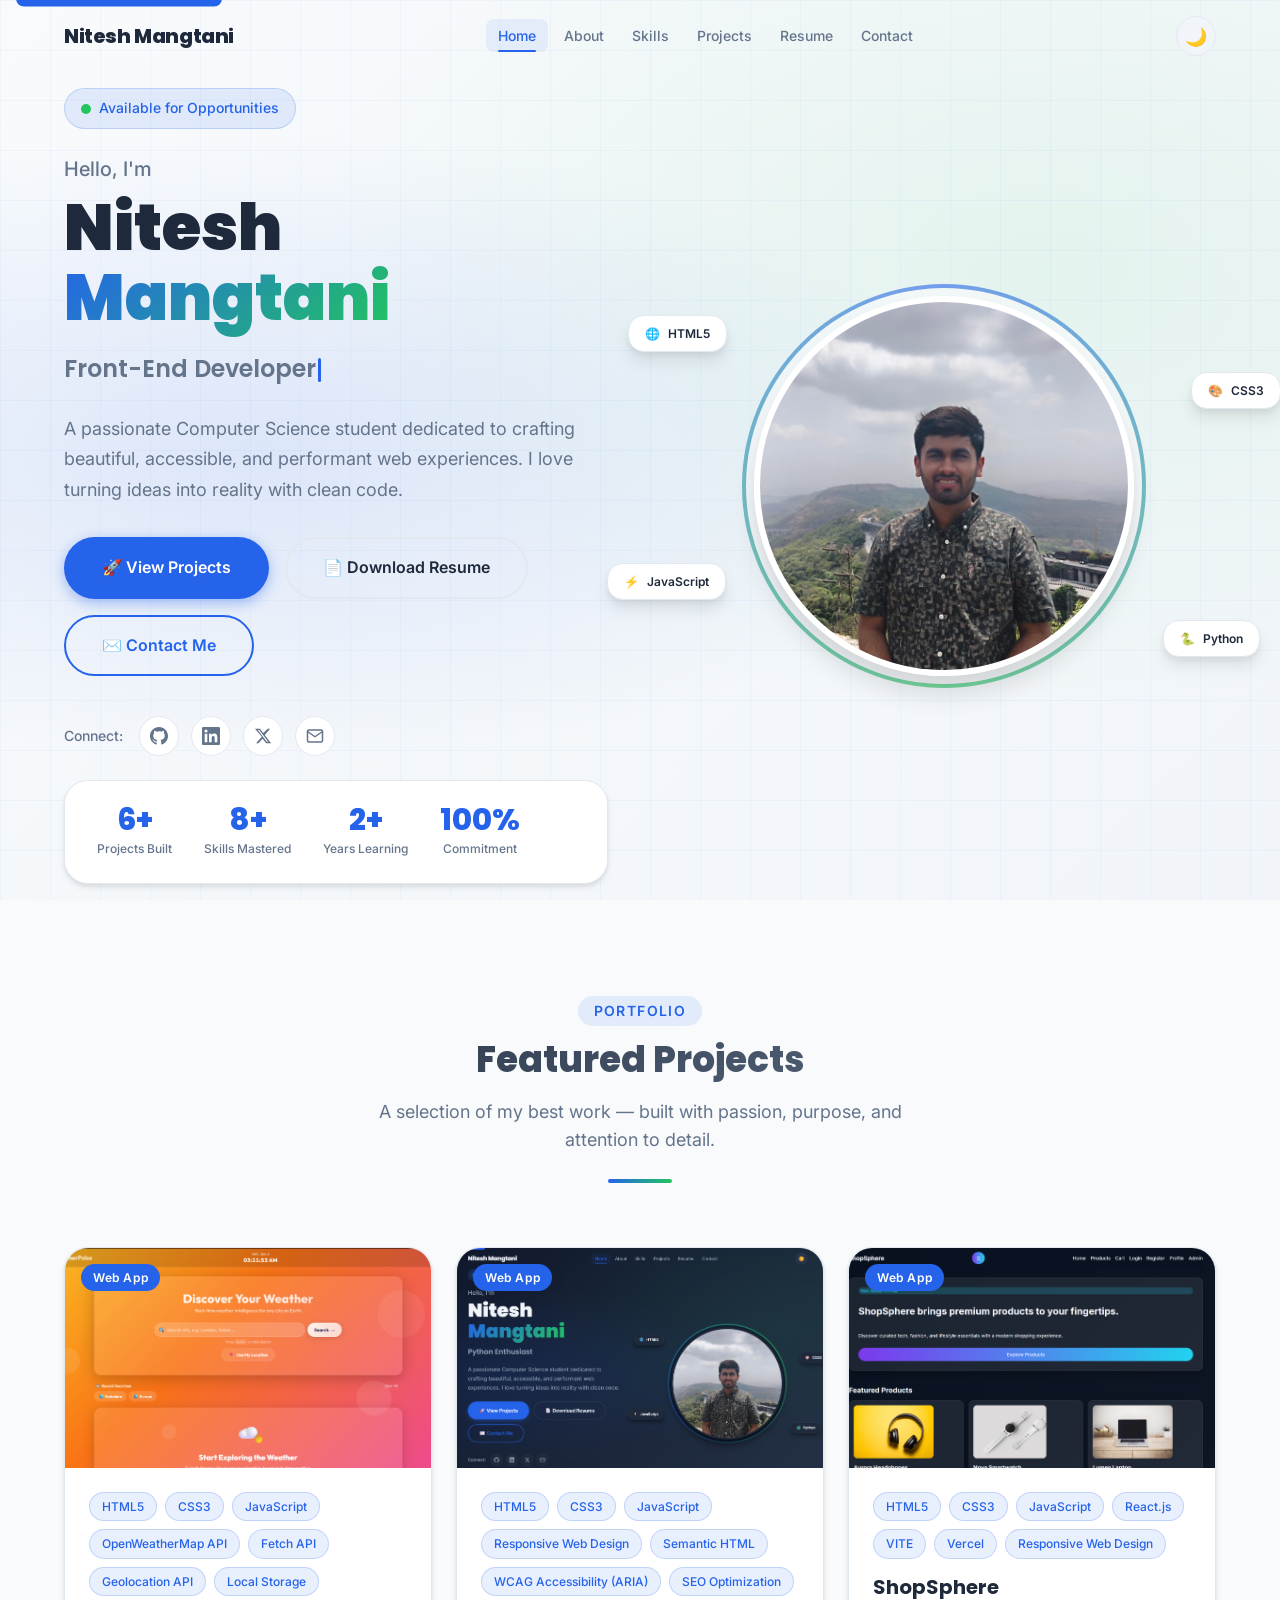
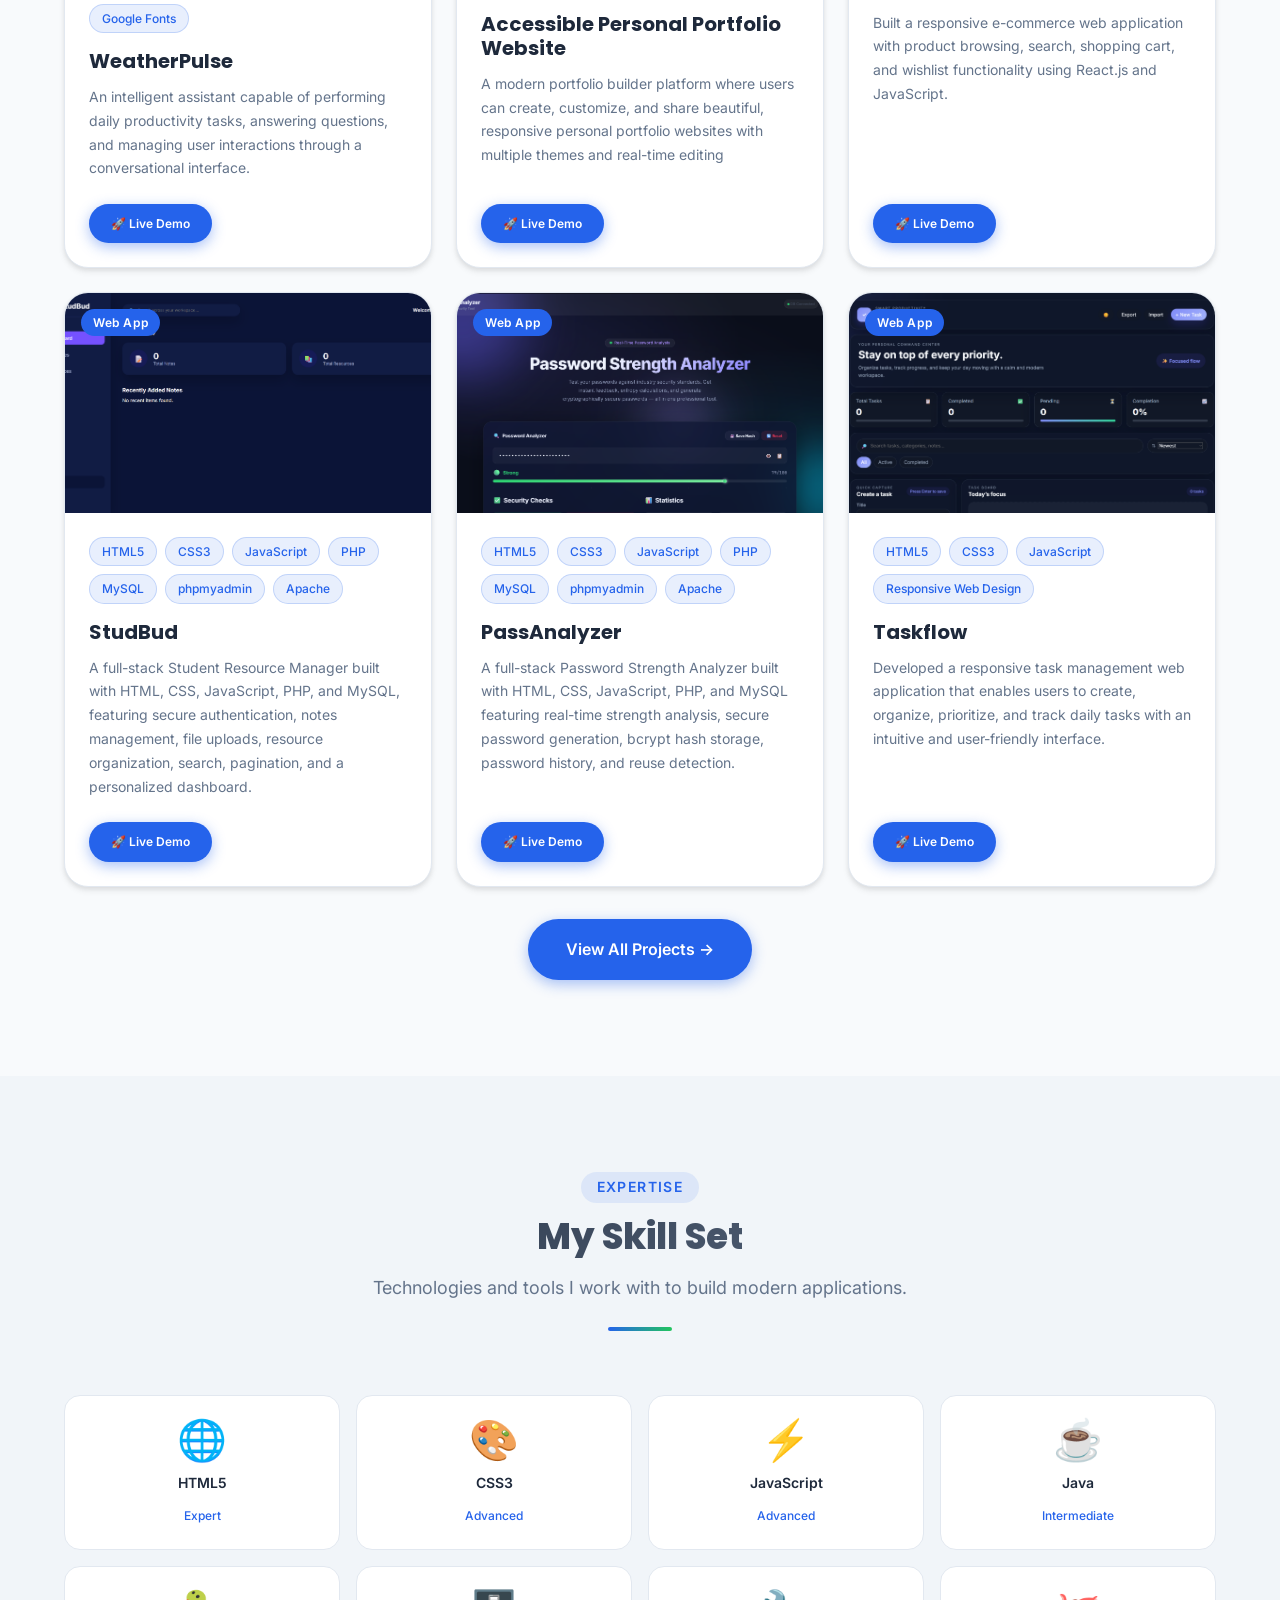
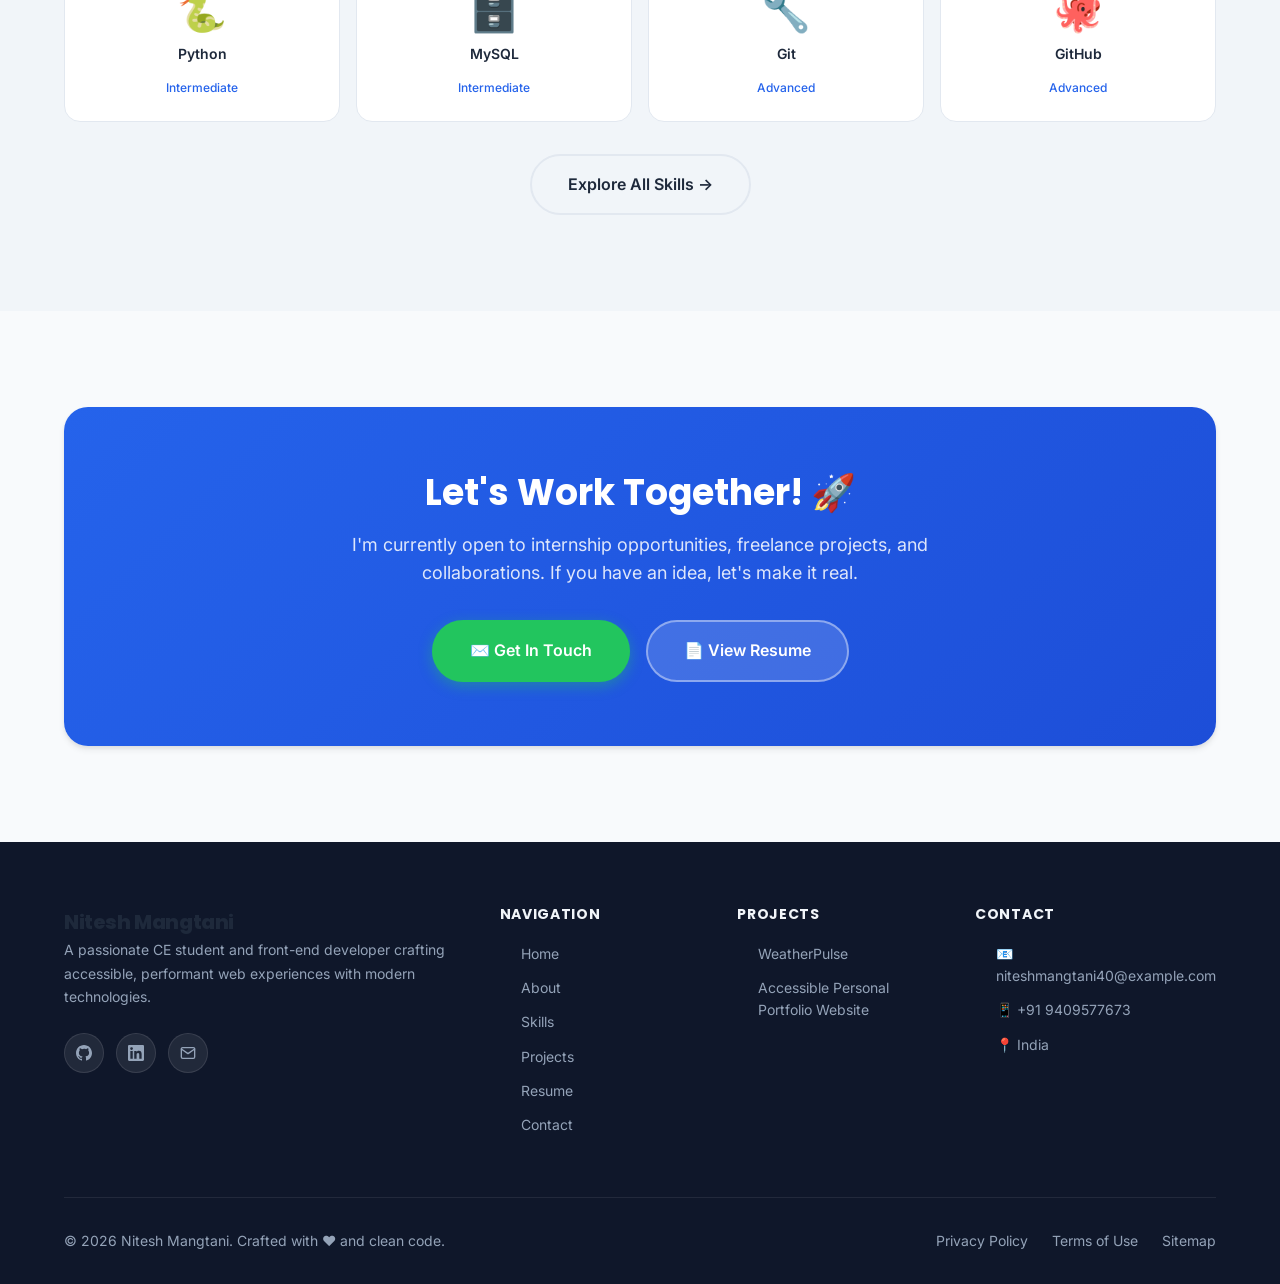
<file: index.html>
<!DOCTYPE html>
<html lang="en" data-theme="light">
<head>
  <!-- =====================================================
       META & SEO
       ===================================================== -->
  <meta charset="UTF-8" />
  <meta name="viewport" content="width=device-width, initial-scale=1.0" />

  <!-- Primary SEO -->
  <title>Nitesh Mangtani | Front-End Developer & CS Student</title>
  <meta name="description"   content="Nitesh Mangtani is a passionate Front-End Developer and CS student specializing in HTML5, CSS3, JavaScript, Python, and Java. Explore my projects, skills, and resume." />
  <meta name="keywords"      content="Nitesh Mangtani, front-end developer, web developer, portfolio, HTML, CSS, JavaScript, Python, Java, MySQL" />
  <meta name="author"        content="Nitesh Mangtani" />
  <meta name="robots"        content="index, follow" />
  <link rel="canonical"      href="https://yourdomain.com/index.html" />

  <!-- Open Graph -->
  <meta property="og:type"        content="website" />
  <meta property="og:url"         content="https://yourdomain.com/" />
  <meta property="og:title"       content="Nitesh Mangtani | Front-End Developer" />
  <meta property="og:description" content="Explore my portfolio — projects, skills, and resume as a CE student." />
  <meta property="og:image"       content="https://yourdomain.com/assets/images/profile.png" />
  <meta property="og:site_name"   content="Nitesh Mangtani Portfolio" />

  <!-- Twitter Card -->
  <meta name="twitter:card"        content="summary_large_image" />
  <meta name="twitter:title"       content="Nitesh Mangtani | Front-End Developer" />
  <meta name="twitter:description" content="Portfolio of Nitesh Mangtani — CE student & web developer." />
  <meta name="twitter:image"       content="https://yourdomain.com/assets/images/profile.png" />

  <!-- Favicon -->
  <link rel="icon" type="image/svg+xml" href="assets/images/ChatGPT Image Jul 5, 2026, 07_24_28 PM.png" />

  <!-- Preconnect for Google Fonts -->
  <link rel="preconnect" href="https://fonts.googleapis.com" />
  <link rel="preconnect" href="https://fonts.gstatic.com" crossorigin />

  <!-- Stylesheets -->
  <link rel="stylesheet" href="assets/css/style.css" />
  <link rel="stylesheet" href="assets/css/animations.css" />
  <link rel="stylesheet" href="assets/css/components.css" />
</head>

<body>

  <!-- =====================================================
       SKIP TO CONTENT (Accessibility)
       ===================================================== -->
  <a href="#main-content" class="skip-link">Skip to main content</a>

  <!-- =====================================================
       NAVIGATION
       ===================================================== -->
  <header role="banner">
    <nav id="navbar" class="navbar" aria-label="Main navigation">
      <div class="container nav-inner">

        <!-- Logo -->
        <a href="index.html" class="nav-logo" aria-label="Nitesh Mangtani — Home">
          Nitesh Mangtani
        </a>

        <!-- Nav Links -->
        <ul id="nav-links" class="nav-links" role="list" aria-label="Site pages" aria-hidden="false">
          <li><a href="index.html"    class="nav-link" data-page="index.html"    aria-current="page">Home</a></li>
          <li><a href="about.html"    class="nav-link" data-page="about.html"   >About</a></li>
          <li><a href="skills.html"   class="nav-link" data-page="skills.html"  >Skills</a></li>
          <li><a href="projects.html" class="nav-link" data-page="projects.html">Projects</a></li>
          <li><a href="resume.html"   class="nav-link" data-page="resume.html"  >Resume</a></li>
          <li><a href="contact.html"  class="nav-link" data-page="contact.html" >Contact</a></li>
        </ul>

        <!-- Actions -->
        <div class="nav-actions">
          <!-- Theme Toggle -->
          <button
            id="theme-toggle"
            class="theme-toggle"
            aria-label="Switch to dark mode"
            aria-pressed="false"
            title="Toggle dark/light mode"
          >
            <span class="theme-icon" aria-hidden="true">🌙</span>
          </button>

          <!-- Mobile Menu Toggle -->
          <button
            id="menu-toggle"
            class="menu-toggle"
            aria-label="Open navigation menu"
            aria-expanded="false"
            aria-controls="nav-links"
          >
            <span aria-hidden="true"></span>
            <span aria-hidden="true"></span>
            <span aria-hidden="true"></span>
          </button>
        </div>

      </div>
    </nav>
  </header>

  <!-- =====================================================
       MAIN CONTENT
       ===================================================== -->
  <main id="main-content" tabindex="-1">

    <!-- ===================================================
         HERO SECTION
         =================================================== -->
    <section class="hero" aria-labelledby="hero-heading">
      <div class="container">
        <div class="hero-content">

          <!-- Text Column -->
          <div class="hero-text">
            <!-- Availability badge -->
            <div class="hero-badge animate-fade-up" aria-label="Currently available for opportunities">
              <span class="pulse-dot" aria-hidden="true"></span>
              Available for Opportunities
            </div>

            <!-- Greeting -->
            <p class="hero-greeting animate-fade-up delay-100">Hello, I'm</p>

            <!-- Name (H1) -->
            <h1 id="hero-heading" class="hero-name animate-fade-up delay-200">
              Nitesh <span class="highlight">Mangtani</span>
            </h1>

            <!-- Animated role -->
            <p class="hero-title animate-fade-up delay-300" aria-live="polite">
              <span id="typing-text" aria-label="I am a Front-End Developer"></span><span class="typing-cursor" aria-hidden="true"></span>
            </p>

            <!-- Bio -->
            <p class="hero-desc animate-fade-up delay-400">
              A passionate Computer Science student dedicated to crafting beautiful, accessible, and performant web experiences. I love turning ideas into reality with clean code.
            </p>

            <!-- CTA Buttons -->
            <div class="hero-actions animate-fade-up delay-500">
              <a href="projects.html" class="btn btn--primary btn--lg" aria-label="View my projects">
                🚀 View Projects
              </a>
              <a href="assets/resume.pdf" class="btn btn--secondary btn--lg" download aria-label="Download my resume PDF">
                📄 Download Resume
              </a>
              <a href="contact.html" class="btn btn--ghost btn--lg" aria-label="Get in touch with me">
                ✉️ Contact Me
              </a>
            </div>

            <!-- Social Links -->
            <div class="hero-social animate-fade-up delay-600">
              <span class="hero-social-label">Connect:</span>
              <div class="social-links" role="list">
                <a href="https://github.com/niteshmangtani40-ops"    class="social-link" role="listitem" target="_blank" rel="noopener noreferrer" aria-label="GitHub profile (opens in new tab)">
                  <svg aria-hidden="true" width="18" height="18" viewBox="0 0 24 24" fill="currentColor"><path d="M12 0C5.374 0 0 5.373 0 12c0 5.302 3.438 9.8 8.207 11.387.599.111.793-.261.793-.577v-2.234c-3.338.726-4.033-1.416-4.033-1.416-.546-1.387-1.333-1.756-1.333-1.756-1.089-.745.083-.729.083-.729 1.205.084 1.839 1.237 1.839 1.237 1.07 1.834 2.807 1.304 3.492.997.107-.775.418-1.305.762-1.604-2.665-.305-5.467-1.334-5.467-5.931 0-1.311.469-2.381 1.236-3.221-.124-.303-.535-1.524.117-3.176 0 0 1.008-.322 3.301 1.23A11.509 11.509 0 0 1 12 5.803c1.02.005 2.047.138 3.006.404 2.291-1.552 3.297-1.23 3.297-1.23.653 1.653.242 2.874.118 3.176.77.84 1.235 1.911 1.235 3.221 0 4.609-2.807 5.624-5.479 5.921.43.372.823 1.102.823 2.222v3.293c0 .319.192.694.801.576C20.566 21.797 24 17.3 24 12c0-6.627-5.373-12-12-12z"/></svg>
                </a>
                <a href="https://linkedin.com/in/nitesh-mangtani"  class="social-link" role="listitem" target="_blank" rel="noopener noreferrer" aria-label="LinkedIn profile (opens in new tab)">
                  <svg aria-hidden="true" width="18" height="18" viewBox="0 0 24 24" fill="currentColor"><path d="M20.447 20.452h-3.554v-5.569c0-1.328-.027-3.037-1.852-3.037-1.853 0-2.136 1.445-2.136 2.939v5.667H9.351V9h3.414v1.561h.046c.477-.9 1.637-1.85 3.37-1.85 3.601 0 4.267 2.37 4.267 5.455v6.286zM5.337 7.433a2.062 2.062 0 0 1-2.063-2.065 2.064 2.064 0 1 1 2.063 2.065zm1.782 13.019H3.555V9h3.564v11.452zM22.225 0H1.771C.792 0 0 .774 0 1.729v20.542C0 23.227.792 24 1.771 24h20.451C23.2 24 24 23.227 24 22.271V1.729C24 .774 23.2 0 22.222 0h.003z"/></svg>
                </a>
                <a href="https://twitter.com/"   class="social-link" role="listitem" target="_blank" rel="noopener noreferrer" aria-label="Twitter profile (opens in new tab)">
                  <svg aria-hidden="true" width="18" height="18" viewBox="0 0 24 24" fill="currentColor"><path d="M18.244 2.25h3.308l-7.227 8.26 8.502 11.24H16.17l-4.714-6.231-5.401 6.231H2.744l7.73-8.835L1.254 2.25H8.08l4.259 5.631zm-1.161 17.52h1.833L7.084 4.126H5.117z"/></svg>
                </a>
                <a href="https://mail.google.com/mail/?view=cm&fs=1&to=niteshmangtani40@gmail.com" class="social-link" role="listitem" aria-label="Send email to Nitesh">
                  <svg aria-hidden="true" width="18" height="18" viewBox="0 0 24 24" fill="none" stroke="currentColor" stroke-width="2" stroke-linecap="round" stroke-linejoin="round"><path d="M4 4h16c1.1 0 2 .9 2 2v12c0 1.1-.9 2-2 2H4c-1.1 0-2-.9-2-2V6c0-1.1.9-2 2-2z"/><polyline points="22,6 12,13 2,6"/></svg>
                </a>
              </div>
            </div>

            <!-- Stats -->
            <div class="hero-stats animate-fade-up delay-700" role="list" aria-label="Key statistics">
              <div class="hero-stat-item" role="listitem">
                <div class="hero-stat-number" data-count="6" data-suffix="+">0+</div>
                <div class="hero-stat-label">Projects Built</div>
              </div>
              <div class="hero-stat-item" role="listitem">
                <div class="hero-stat-number" data-count="8" data-suffix="+">0+</div>
                <div class="hero-stat-label">Skills Mastered</div>
              </div>
              <div class="hero-stat-item" role="listitem">
                <div class="hero-stat-number" data-count="2" data-suffix="+">0+</div>
                <div class="hero-stat-label">Years Learning</div>
              </div>
              <div class="hero-stat-item" role="listitem">
                <div class="hero-stat-number" data-count="100" data-suffix="%">0%</div>
                <div class="hero-stat-label">Commitment</div>
              </div>
            </div>

          </div>

          <!-- Visual Column -->
          <div class="hero-visual animate-fade-left delay-300" aria-hidden="true">
            <div class="hero-image-wrapper profile-float">
              <div class="hero-image-ring"></div>
              <img
                src="assets/images/profile.png"
                alt="Nitesh Mangtani — Front-End Developer"
                class="hero-image"
                width="380"
                height="380"
                loading="eager"
                fetchpriority="high"
              />
            </div>

            <!-- Floating tech badges -->
            <div class="hero-tech-badge hero-tech-badge--html" aria-hidden="true">
              <span>🌐</span> HTML5
            </div>
            <div class="hero-tech-badge hero-tech-badge--css" aria-hidden="true">
              <span>🎨</span> CSS3
            </div>
            <div class="hero-tech-badge hero-tech-badge--js" aria-hidden="true">
              <span>⚡</span> JavaScript
            </div>
            <div class="hero-tech-badge hero-tech-badge--python" aria-hidden="true">
              <span>🐍</span> Python
            </div>
          </div>

        </div>
      </div>
    </section>

    <!-- ===================================================
         FEATURED PROJECTS
         =================================================== -->
    <section class="section" id="featured-projects" aria-labelledby="featured-heading">
      <div class="container">
        <header class="section-header">
          <span class="section-eyebrow" data-reveal="up">Portfolio</span>
          <h2 id="featured-heading" class="section-title" data-reveal="up" data-reveal-delay="1">Featured Projects</h2>
          <p class="section-subtitle" data-reveal="up" data-reveal-delay="2">
            A selection of my best work — built with passion, purpose, and attention to detail.
          </p>
          <div class="divider" aria-hidden="true"></div>
        </header>

        <div class="grid grid-3" role="list">

          <!-- Project 1: Weather App -->
          <article class="project-card" role="listitem" data-reveal="up" data-reveal-delay="1">
            <div class="project-card-image-wrap">
              <img
                src="assets/images/image_2026-07-04_031205745.png"
                alt="Weather App project — shows real time weather using Weather API"
                class="project-card-image"
                width="400"
                height="220"
                loading="lazy"
              />
              <span class="project-card-badge" aria-label="Project type: Web Application">Web App</span>
            </div>
            <div class="project-card-body">
              <div class="project-card-tags" role="list" aria-label="Technologies used">
                <span class="tag" role="listitem">HTML5</span>
                <span class="tag" role="listitem">CSS3</span>
                <span class="tag" role="listitem">JavaScript</span>
                <span class="tag" role="listitem">OpenWeatherMap API</span>
                <span class="tag" role="listitem">Fetch API</span>
                <span class="tag" role="listitem">Geolocation API</span>
                <span class="tag" role="listitem">Local Storage</span>
                <span class="tag" role="listitem">Google Fonts</span>
              </div>
              <h3 class="project-card-title">WeatherPulse</h3>
              <p class="project-card-desc">
                An intelligent assistant capable of performing daily productivity tasks, answering questions, and managing user interactions through a conversational interface.
              </p>
              <div class="project-card-actions">
                <a href="https://niteshmangtani40-ops.github.io/Weather-Dashboard/" class="btn btn--primary btn--sm" aria-label="View AI Assistant live demo">
                  🚀 Live Demo
                </a>
              </div>
            </div>
          </article>

          <!-- Project 2: Accessible Personal Portfolio Website -->
          <article class="project-card" role="listitem" data-reveal="up" data-reveal-delay="2">
            <div class="project-card-image-wrap">
              <img
                src="assets/images/Screenshot 2026-07-04 030750.png"
                alt="Accessible Personal Portfolio project — modern portfolio builder platform"
                class="project-card-image"
                width="400"
                height="220"
                loading="lazy"
              />
              <span class="project-card-badge" aria-label="Project type: Web Application">Web App</span>
            </div>
            <div class="project-card-body">
              <div class="project-card-tags" role="list" aria-label="Technologies used">
                <span class="tag" role="listitem">HTML5</span>
                <span class="tag" role="listitem">CSS3</span>
                <span class="tag" role="listitem">JavaScript</span>
                <span class="tag" role="listitem">Responsive Web Design</span>
                <span class="tag" role="listitem">Semantic HTML</span>
                <span class="tag" role="listitem">WCAG Accessibility (ARIA)</span>
                <span class="tag" role="listitem">SEO Optimization</span>
              </div>
              <h3 class="project-card-title">Accessible Personal Portfolio Website</h3>
              <p class="project-card-desc">
               A modern portfolio builder platform where users can create, customize, and share beautiful, responsive personal portfolio websites with multiple themes and real-time editing
              </p>
              <div class="project-card-actions">
                <a href="https://niteshmangtani40-ops.github.io/Accessible-Personal-Portfolio-Website/" class="btn btn--primary btn--sm" aria-label="View Notes Tracker live demo">
                  🚀 Live Demo
                </a>
              </div>
            </div>
          </article>


           <!-- Project 3: ShopSphere  -->
          <article class="project-card" data-category="webapp" data-reveal="up" data-reveal-delay="3">
            <div class="project-card-image-wrap">
              <img
                src="assets/images/Screenshot 2026-07-05 184442.png"
                alt="ShopSphere - Modern E-commerce Platform"
                class="project-card-image"
                width="400"
                height="220"
                loading="lazy"
              />
              <span class="project-card-badge" aria-label="Project Category: Web App">Web App</span>
            </div>
            <div class="project-card-body">
              <div class="project-card-tags" role="list" aria-label="Technologies used">
                <span class="tag" role="listitem">HTML5</span>
                <span class="tag" role="listitem">CSS3</span>
                <span class="tag" role="listitem">JavaScript</span>
                <span class="tag" role="listitem">React.js</span>
                <span class="tag" role="listitem">VITE</span>
                <span class="tag" role="listitem">Vercel</span>
                <span class="tag" role="listitem">Responsive Web Design</span>
              </div>
              <h3 class="project-card-title" id="ai-assistant">ShopSphere</h3>
              <p class="project-card-desc">
                Built a responsive e-commerce web application with product browsing, search, shopping cart, and wishlist functionality using React.js and JavaScript.
              </p>
              <div class="project-card-actions">
                <a href="https://shop-sphere-phi-green.vercel.app" class="btn btn--primary btn--sm" aria-label="Open Shopsphere">
                  🚀 Live Demo
                </a>
              </div>
            </div>
          </article>




          <!-- Project 4: StudBud  -->
          <article class="project-card" data-category="webapp" data-reveal="up" data-reveal-delay="3">
            <div class="project-card-image-wrap">
              <img
                src="assets/images/Screenshot 2026-07-08 185821.png"
                alt="StudBud - Student Resource Manager"
                class="project-card-image"
                width="400"
                height="220"
                loading="lazy"
              />
              <span class="project-card-badge" aria-label="Project Category: Web App">Web App</span>
            </div>
            <div class="project-card-body">
              <div class="project-card-tags" role="list" aria-label="Technologies used">
                <span class="tag" role="listitem">HTML5</span>
                <span class="tag" role="listitem">CSS3</span>
                <span class="tag" role="listitem">JavaScript</span>
                <span class="tag" role="listitem">PHP</span>
                <span class="tag" role="listitem">MySQL</span>
                <span class="tag" role="listitem">phpmyadmin</span>
                <span class="tag" role="listitem">Apache</span>
              </div>
              <h3 class="project-card-title" id="ai-assistant">StudBud</h3>
              <p class="project-card-desc">
                A full-stack Student Resource Manager built with HTML, CSS, JavaScript, PHP, and MySQL, featuring secure authentication, notes management, file uploads, resource organization, search, pagination, and a personalized dashboard.
              </p>
              <div class="project-card-actions">
                <a href="http://localhost/STUUDENT%20RESOURCE%20MANAGER/" class="btn btn--primary btn--sm" aria-label="Open StudBud">
                  🚀 Live Demo
                </a>
              </div>
            </div>
          </article>



           <!-- Project 5: PassAnalyzer  -->
          <article class="project-card" data-category="webapp" data-reveal="up" data-reveal-delay="3">
            <div class="project-card-image-wrap">
              <img
                src="assets/images/image_2026-07-08_181029376.png"
                alt="PassAnalyzer - Password Strength Analyzer"
                class="project-card-image"
                width="400"
                height="220"
                loading="lazy"
              />
              <span class="project-card-badge" aria-label="Project Category: Web App">Web App</span>
            </div>
            <div class="project-card-body">
              <div class="project-card-tags" role="list" aria-label="Technologies used">
                <span class="tag" role="listitem">HTML5</span>
                <span class="tag" role="listitem">CSS3</span>
                <span class="tag" role="listitem">JavaScript</span>
                <span class="tag" role="listitem">PHP</span>
                <span class="tag" role="listitem">MySQL</span>
                <span class="tag" role="listitem">phpmyadmin</span>
                <span class="tag" role="listitem">Apache</span>
              </div>
              <h3 class="project-card-title" id="ai-assistant">PassAnalyzer</h3>
              <p class="project-card-desc">
                A full-stack Password Strength Analyzer built with HTML, CSS, JavaScript, PHP, and MySQL featuring real-time strength analysis, secure password generation, bcrypt hash storage, password history, and reuse detection.
              </p>
              <div class="project-card-actions">
                <a href="http://localhost/Password-Strength-Analyzer/" class="btn btn--primary btn--sm" aria-label="Open PassAnalyzer">
                  🚀 Live Demo
                </a>
              </div>
            </div>
          </article>

      
                <!-- Project 6: Taskflow  -->
          <article class="project-card" data-category="webapp" data-reveal="up" data-reveal-delay="4">
            <div class="project-card-image-wrap">
              <img
                src="assets/images/image_2026-07-06_012142622.png"
                alt="Taskflow - To Do List"
                class="project-card-image"
                width="400"
                height="220"
                loading="lazy"
              />
              <span class="project-card-badge" aria-label="Project Category: Web App">Web App</span>
            </div>
            <div class="project-card-body">
              <div class="project-card-tags" role="list" aria-label="Technologies used">
                <span class="tag" role="listitem">HTML5</span>
                <span class="tag" role="listitem">CSS3</span>
                <span class="tag" role="listitem">JavaScript</span>
                <span class="tag" role="listitem">Responsive Web Design</span>
              </div>
              <h3 class="project-card-title" id="ai-assistant">Taskflow</h3>
              <p class="project-card-desc">
                Developed a responsive task management web application that enables users to create, organize, prioritize, and track daily tasks with an intuitive and user-friendly interface.
              </p>
              <div class="project-card-actions">
                <a href="https://niteshmangtani40-ops.github.io/Taskflow/" class="btn btn--primary btn--sm" aria-label="Open TaskFlow">
                  🚀 Live Demo
                </a>
              </div>
            </div>
          </article>


          
        </div>

        <div class="text-center mt-8" data-reveal="up">
          <a href="projects.html" class="btn btn--primary btn--lg" aria-label="See all projects">
            View All Projects →
          </a>
        </div>
      </div>
    </section>

    <!-- ===================================================
         SKILLS OVERVIEW
         =================================================== -->
    <section class="section section--alt" id="skills-overview" aria-labelledby="skills-heading">
      <div class="container">
        <header class="section-header">
          <span class="section-eyebrow" data-reveal="up">Expertise</span>
          <h2 id="skills-heading" class="section-title" data-reveal="up" data-reveal-delay="1">My Skill Set</h2>
          <p class="section-subtitle" data-reveal="up" data-reveal-delay="2">
            Technologies and tools I work with to build modern applications.
          </p>
          <div class="divider" aria-hidden="true"></div>
        </header>

        <div class="skill-overview-grid" role="list" aria-label="Technology skills">
          <div class="skill-pill" role="listitem" data-reveal="scale" data-reveal-delay="1">
            <div class="skill-pill-icon" aria-hidden="true">🌐</div>
            <div class="skill-pill-name">HTML5</div>
            <div class="skill-pill-level">Expert</div>
          </div>
          <div class="skill-pill" role="listitem" data-reveal="scale" data-reveal-delay="2">
            <div class="skill-pill-icon" aria-hidden="true">🎨</div>
            <div class="skill-pill-name">CSS3</div>
            <div class="skill-pill-level">Advanced</div>
          </div>
          <div class="skill-pill" role="listitem" data-reveal="scale" data-reveal-delay="3">
            <div class="skill-pill-icon" aria-hidden="true">⚡</div>
            <div class="skill-pill-name">JavaScript</div>
            <div class="skill-pill-level">Advanced</div>
          </div>
          <div class="skill-pill" role="listitem" data-reveal="scale" data-reveal-delay="4">
            <div class="skill-pill-icon" aria-hidden="true">☕</div>
            <div class="skill-pill-name">Java</div>
            <div class="skill-pill-level">Intermediate</div>
          </div>
          <div class="skill-pill" role="listitem" data-reveal="scale" data-reveal-delay="1">
            <div class="skill-pill-icon" aria-hidden="true">🐍</div>
            <div class="skill-pill-name">Python</div>
            <div class="skill-pill-level">Intermediate</div>
          </div>
          <div class="skill-pill" role="listitem" data-reveal="scale" data-reveal-delay="2">
            <div class="skill-pill-icon" aria-hidden="true">🗄️</div>
            <div class="skill-pill-name">MySQL</div>
            <div class="skill-pill-level">Intermediate</div>
          </div>
          <div class="skill-pill" role="listitem" data-reveal="scale" data-reveal-delay="3">
            <div class="skill-pill-icon" aria-hidden="true">🔧</div>
            <div class="skill-pill-name">Git</div>
            <div class="skill-pill-level">Advanced</div>
          </div>
          <div class="skill-pill" role="listitem" data-reveal="scale" data-reveal-delay="4">
            <div class="skill-pill-icon" aria-hidden="true">🐙</div>
            <div class="skill-pill-name">GitHub</div>
            <div class="skill-pill-level">Advanced</div>
          </div>
        </div>

        <div class="text-center mt-8" data-reveal="up">
          <a href="skills.html" class="btn btn--secondary btn--lg" aria-label="See all skills in detail">
            Explore All Skills →
          </a>
        </div>
      </div>
    </section>

    <!-- ===================================================
         CALL TO ACTION BANNER
         =================================================== -->
    <section class="section" aria-labelledby="cta-heading">
      <div class="container">
        <div class="card card--glass text-center" style="background: linear-gradient(135deg, var(--color-primary) 0%, #1D4ED8 100%); border: none; color: #fff; padding: 4rem 2rem;" data-reveal="scale">
          <h2 id="cta-heading" style="font-size: var(--fs-4xl); color: #fff; margin-bottom: var(--space-4);">
            Let's Work Together! 🚀
          </h2>
          <p style="font-size: var(--fs-lg); color: rgba(255,255,255,0.85); max-width: 600px; margin: 0 auto var(--space-8);">
            I'm currently open to internship opportunities, freelance projects, and collaborations. If you have an idea, let's make it real.
          </p>
          <div class="flex-center gap-4 flex-wrap">
            <a href="contact.html" class="btn btn--accent btn--lg" aria-label="Get in touch with Nitesh Mangtani">
              ✉️ Get In Touch
            </a>
            <a href="resume.html" class="btn btn--lg" style="background: rgba(255,255,255,0.15); color: #fff; border: 2px solid rgba(255,255,255,0.4);" aria-label="View my full resume">
              📄 View Resume
            </a>
          </div>
        </div>
      </div>
    </section>

  </main>

  <!-- =====================================================
       FOOTER
       ===================================================== -->
  <footer class="footer" role="contentinfo">
    <div class="container">
      <div class="footer-grid">

        <!-- Brand -->
        <div>
          <a href="index.html" class="nav-logo footer-brand" aria-label="Nitesh Mangtani — Home">
            Nitesh Mangtani
          </a>
          <p class="footer-desc">
            A passionate CE student and front-end developer crafting accessible, performant web experiences with modern technologies.
          </p>
          <nav class="footer-social" aria-label="Social media links">
            <a href="https://github.com/niteshmangtani40-ops"   target="_blank" rel="noopener noreferrer" aria-label="GitHub (opens in new tab)">
              <svg aria-hidden="true" width="16" height="16" viewBox="0 0 24 24" fill="currentColor"><path d="M12 0C5.374 0 0 5.373 0 12c0 5.302 3.438 9.8 8.207 11.387.599.111.793-.261.793-.577v-2.234c-3.338.726-4.033-1.416-4.033-1.416-.546-1.387-1.333-1.756-1.333-1.756-1.089-.745.083-.729.083-.729 1.205.084 1.839 1.237 1.839 1.237 1.07 1.834 2.807 1.304 3.492.997.107-.775.418-1.305.762-1.604-2.665-.305-5.467-1.334-5.467-5.931 0-1.311.469-2.381 1.236-3.221-.124-.303-.535-1.524.117-3.176 0 0 1.008-.322 3.301 1.23A11.509 11.509 0 0 1 12 5.803c1.02.005 2.047.138 3.006.404 2.291-1.552 3.297-1.23 3.297-1.23.653 1.653.242 2.874.118 3.176.77.84 1.235 1.911 1.235 3.221 0 4.609-2.807 5.624-5.479 5.921.43.372.823 1.102.823 2.222v3.293c0 .319.192.694.801.576C20.566 21.797 24 17.3 24 12c0-6.627-5.373-12-12-12z"/></svg>
            </a>
            <a href="https://linkedin.com/in/nitesh-mangtani" target="_blank" rel="noopener noreferrer" aria-label="LinkedIn (opens in new tab)">
              <svg aria-hidden="true" width="16" height="16" viewBox="0 0 24 24" fill="currentColor"><path d="M20.447 20.452h-3.554v-5.569c0-1.328-.027-3.037-1.852-3.037-1.853 0-2.136 1.445-2.136 2.939v5.667H9.351V9h3.414v1.561h.046c.477-.9 1.637-1.85 3.37-1.85 3.601 0 4.267 2.37 4.267 5.455v6.286zM5.337 7.433a2.062 2.062 0 0 1-2.063-2.065 2.064 2.064 0 1 1 2.063 2.065zm1.782 13.019H3.555V9h3.564v11.452zM22.225 0H1.771C.792 0 0 .774 0 1.729v20.542C0 23.227.792 24 1.771 24h20.451C23.2 24 24 23.227 24 22.271V1.729C24 .774 23.2 0 22.222 0h.003z"/></svg>
            </a>
            <a href="https://mail.google.com/mail/?view=cm&fs=1&to=niteshmangtani40@gmail.com" aria-label="Send email">
              <svg aria-hidden="true" width="16" height="16" viewBox="0 0 24 24" fill="none" stroke="currentColor" stroke-width="2" stroke-linecap="round" stroke-linejoin="round"><path d="M4 4h16c1.1 0 2 .9 2 2v12c0 1.1-.9 2-2 2H4c-1.1 0-2-.9-2-2V6c0-1.1.9-2 2-2z"/><polyline points="22,6 12,13 2,6"/></svg>
            </a>
          </nav>
        </div>

        <!-- Quick Links -->
        <div>
          <h3 class="footer-heading">Navigation</h3>
          <ul class="footer-links" role="list">
            <li><a href="index.html"   >Home</a></li>
            <li><a href="about.html"   >About</a></li>
            <li><a href="skills.html"  >Skills</a></li>
            <li><a href="projects.html">Projects</a></li>
            <li><a href="resume.html"  >Resume</a></li>
            <li><a href="contact.html" >Contact</a></li>
          </ul>
        </div>

        <!-- Projects -->
        <div>
          <h3 class="footer-heading">Projects</h3>
          <ul class="footer-links" role="list">
            <li><a href="projects.html#ai-assistant">WeatherPulse</a></li>
            <li><a href="projects.html#notes-tracker">Accessible Personal Portfolio Website</a></li>
          </ul>
        </div>

        <!-- Contact Info -->
        <div>
          <h3 class="footer-heading">Contact</h3>
          <address style="font-style: normal;">
            <ul class="footer-links" role="list">
              <li><a href="https://mail.google.com/mail/?view=cm&fs=1&to=niteshmangtani40@gmail.com">📧 niteshmangtani40@example.com</a></li>
              <li><a href="tel:+91-9409577673">📱 +91 9409577673</a></li>
              <li><a href="#">📍 India</a></li>
            </ul>
          </address>
        </div>

      </div>

      <!-- Bottom bar -->
      <div class="footer-bottom">
        <p class="footer-copy">
          &copy; <span id="footer-year">2026</span> Nitesh Mangtani. Crafted with ❤️ and clean code.
        </p>
        <nav class="footer-legal" aria-label="Legal links">
          <a href="#">Privacy Policy</a>
          <a href="#">Terms of Use</a>
          <a href="sitemap.xml">Sitemap</a>
        </nav>
      </div>
    </div>
  </footer>

  <!-- Scroll to Top -->
  <button id="scroll-top" class="scroll-top" aria-label="Scroll back to top" title="Scroll to top">
    <svg aria-hidden="true" width="20" height="20" viewBox="0 0 24 24" fill="none" stroke="currentColor" stroke-width="2.5" stroke-linecap="round" stroke-linejoin="round"><polyline points="18 15 12 9 6 15"/></svg>
  </button>

  <!-- Scripts -->
  <script src="assets/js/main.js" defer></script>
  <script>
    // Update footer year dynamically
    document.getElementById('footer-year').textContent = new Date().getFullYear();
  </script>

</body>
</html>
</file>
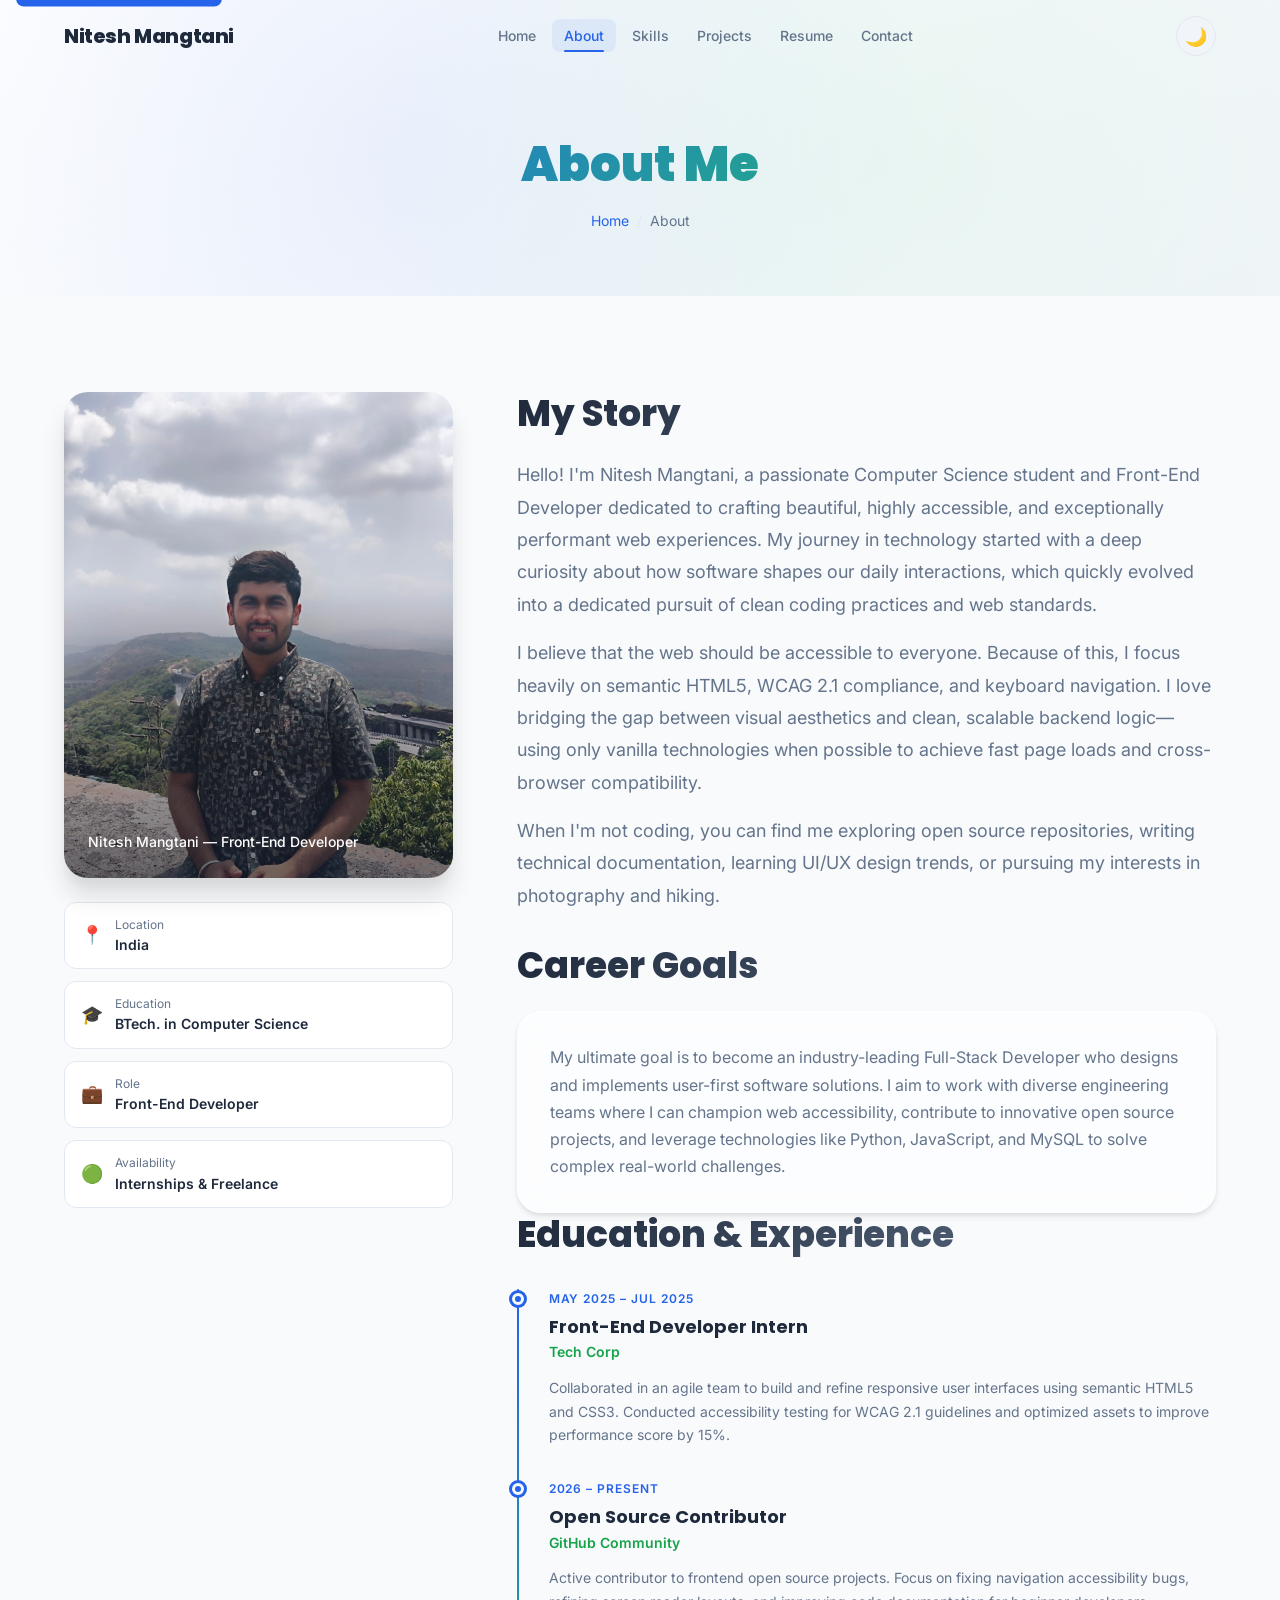
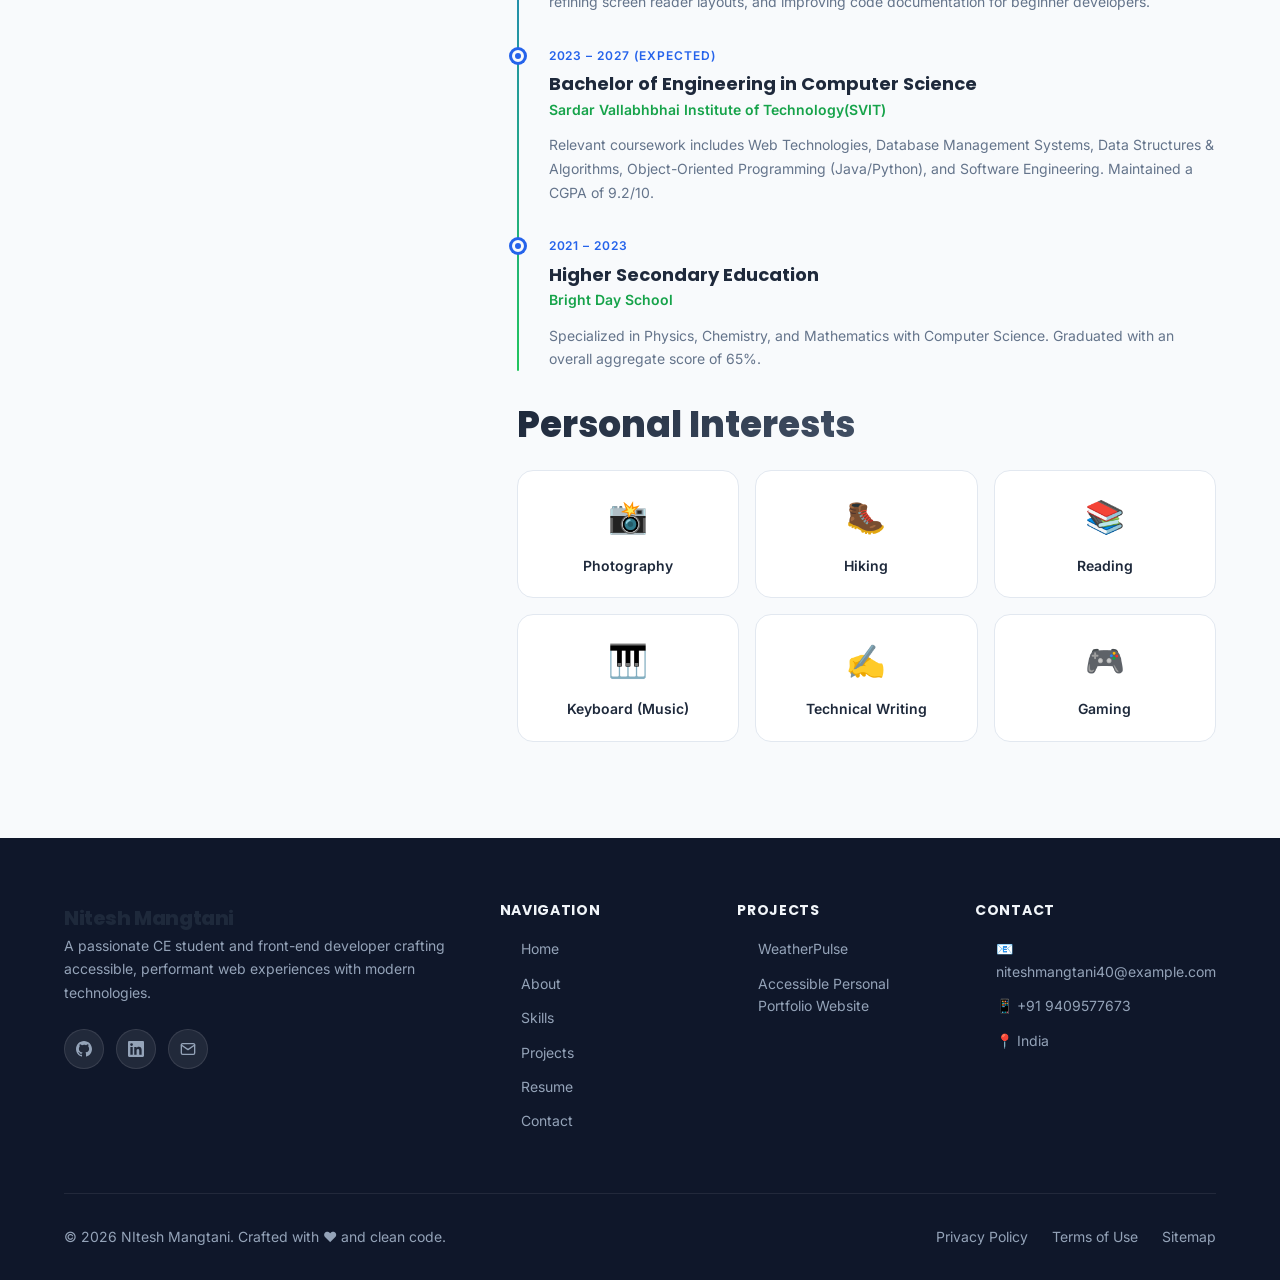
<file: about.html>
<!DOCTYPE html>
<html lang="en" data-theme="light">
<head>
  <!-- =====================================================
       META & SEO
       ===================================================== -->
  <meta charset="UTF-8" />
  <meta name="viewport" content="width=device-width, initial-scale=1.0" />

  <!-- Primary SEO -->
  <title>About Me | Nitesh Mangtani - Accessible Portfolio</title>
  <meta name="description"   content="Learn more about Nitesh Mangtani, a Front-End Developer and CS student. Read about my career goals, education timeline, work experience, and personal interests." />
  <meta name="keywords"      content="Nitesh Mangtani, about me, biography, education timeline, front-end developer, career goals" />
  <meta name="author"        content="Nitesh Mangtani" />
  <meta name="robots"        content="index, follow" />
  <link rel="canonical"      href="https://yourdomain.com/about.html" />

  <!-- Open Graph -->
  <meta property="og:type"        content="website" />
  <meta property="og:url"         content="https://yourdomain.com/about.html" />
  <meta property="og:title"       content="About Me | Nitesh Mangtani" />
  <meta property="og:description" content="Read about Nitesh Mangtani's biography, career goals, education, experience, and interests." />
  <meta property="og:image"       content="https://yourdomain.com/assets/images/profile.png" />
  <meta property="og:site_name"   content="Nitesh Mangtani Portfolio" />

  <!-- Twitter Card -->
  <meta name="twitter:card"        content="summary_large_image" />
  <meta name="twitter:title"       content="About Me | Nitesh Mangtani" />
  <meta name="twitter:description" content="Read about Nitesh Mangtani's biography, career goals, and experience." />
  <meta name="twitter:image"       content="https://yourdomain.com/assets/images/profile.png" />

  <!-- Favicon -->
  <link rel="icon" type="image/svg+xml" href="assets/images/ChatGPT Image Jul 5, 2026, 07_24_28 PM.png" />

  <!-- Preconnect for Google Fonts -->
  <link rel="preconnect" href="https://fonts.googleapis.com" />
  <link rel="preconnect" href="https://fonts.gstatic.com" crossorigin />

  <!-- Stylesheets -->
  <link rel="stylesheet" href="assets/css/style.css" />
  <link rel="stylesheet" href="assets/css/animations.css" />
  <link rel="stylesheet" href="assets/css/components.css" />
</head>

<body>

  <!-- =====================================================
       SKIP TO CONTENT (Accessibility)
       ===================================================== -->
  <a href="#main-content" class="skip-link">Skip to main content</a>

  <!-- =====================================================
       NAVIGATION
       ===================================================== -->
  <header role="banner">
    <nav id="navbar" class="navbar" aria-label="Main navigation">
      <div class="container nav-inner">

        <!-- Logo -->
        <a href="index.html" class="nav-logo" aria-label="NItesh Mangtani — Home">
          Nitesh Mangtani
        </a>

        <!-- Nav Links -->
        <ul id="nav-links" class="nav-links" role="list" aria-label="Site pages" aria-hidden="false">
          <li><a href="index.html"    class="nav-link" data-page="index.html"   >Home</a></li>
          <li><a href="about.html"    class="nav-link" data-page="about.html"    aria-current="page">About</a></li>
          <li><a href="skills.html"   class="nav-link" data-page="skills.html"  >Skills</a></li>
          <li><a href="projects.html" class="nav-link" data-page="projects.html">Projects</a></li>
          <li><a href="resume.html"   class="nav-link" data-page="resume.html"  >Resume</a></li>
          <li><a href="contact.html"  class="nav-link" data-page="contact.html" >Contact</a></li>
        </ul>

        <!-- Actions -->
        <div class="nav-actions">
          <!-- Theme Toggle -->
          <button
            id="theme-toggle"
            class="theme-toggle"
            aria-label="Switch to dark mode"
            aria-pressed="false"
            title="Toggle dark/light mode"
          >
            <span class="theme-icon" aria-hidden="true">🌙</span>
          </button>

          <!-- Mobile Menu Toggle -->
          <button
            id="menu-toggle"
            class="menu-toggle"
            aria-label="Open navigation menu"
            aria-expanded="false"
            aria-controls="nav-links"
          >
            <span aria-hidden="true"></span>
            <span aria-hidden="true"></span>
            <span aria-hidden="true"></span>
          </button>
        </div>

      </div>
    </nav>
  </header>

  <!-- =====================================================
       MAIN CONTENT
       ===================================================== -->
  <main id="main-content" tabindex="-1">

    <!-- Page Hero -->
    <section class="page-hero" aria-labelledby="page-hero-title">
      <div class="container page-hero-content">
        <h1 id="page-hero-title" class="page-hero-title">About Me</h1>
        <nav class="breadcrumb" aria-label="Breadcrumb">
          <a href="index.html">Home</a>
          <span class="breadcrumb-sep" aria-hidden="true">/</span>
          <span aria-current="page">About</span>
        </nav>
      </div>
    </section>

    <!-- Main Layout Section -->
    <section class="section" aria-label="Biography and Timeline Details">
      <div class="container">
        <div class="about-grid">

          <!-- Sticky Sidebar -->
          <aside class="about-sidebar" aria-label="Quick profile overview">
            <div class="about-image-wrap" data-reveal="scale">
              <img
                src="assets/images/profile.png"
                alt="Portrait photo of NItesh Mangtani smiling"
                class="about-image"
                width="380"
                height="475"
                loading="eager"
              />
              <div class="about-image-overlay">
                <p class="about-image-caption">Nitesh Mangtani — Front-End Developer</p>
              </div>
            </div>

            <!-- Key Details Pills -->
            <div class="about-info-pills" role="list" aria-label="Key profile details">
              <div class="info-pill" role="listitem" data-reveal="up" data-reveal-delay="1">
                <span class="info-pill-icon" aria-hidden="true">📍</span>
                <div>
                  <div class="info-pill-label">Location</div>
                  <div class="info-pill-value">India</div>
                </div>
              </div>

              <div class="info-pill" role="listitem" data-reveal="up" data-reveal-delay="2">
                <span class="info-pill-icon" aria-hidden="true">🎓</span>
                <div>
                  <div class="info-pill-label">Education</div>
                  <div class="info-pill-value">BTech. in Computer Science</div>
                </div>
              </div>

              <div class="info-pill" role="listitem" data-reveal="up" data-reveal-delay="3">
                <span class="info-pill-icon" aria-hidden="true">💼</span>
                <div>
                  <div class="info-pill-label">Role</div>
                  <div class="info-pill-value">Front-End Developer</div>
                </div>
              </div>

              <div class="info-pill" role="listitem" data-reveal="up" data-reveal-delay="4">
                <span class="info-pill-icon" aria-hidden="true">🟢</span>
                <div>
                  <div class="info-pill-label">Availability</div>
                  <div class="info-pill-value">Internships & Freelance</div>
                </div>
              </div>
            </div>
          </aside>

          <!-- Main Column -->
          <div class="about-main-content">
            
            <!-- Biography -->
            <section class="mb-12" aria-labelledby="bio-heading">
              <h2 id="bio-heading" class="section-title text-left mb-6" data-reveal="up">My Story</h2>
              <div class="about-bio" data-reveal="up" data-reveal-delay="1">
                <p class="mb-4">
                  Hello! I'm Nitesh Mangtani, a passionate Computer Science student and Front-End Developer dedicated to crafting beautiful, highly accessible, and exceptionally performant web experiences. My journey in technology started with a deep curiosity about how software shapes our daily interactions, which quickly evolved into a dedicated pursuit of clean coding practices and web standards.
                </p>
                <p class="mb-4">
                  I believe that the web should be accessible to everyone. Because of this, I focus heavily on semantic HTML5, WCAG 2.1 compliance, and keyboard navigation. I love bridging the gap between visual aesthetics and clean, scalable backend logic—using only vanilla technologies when possible to achieve fast page loads and cross-browser compatibility.
                </p>
                <p>
                  When I'm not coding, you can find me exploring open source repositories, writing technical documentation, learning UI/UX design trends, or pursuing my interests in photography and hiking.
                </p>
              </div>
            </section>

            <!-- Career Goals -->
            <section class="mb-12" aria-labelledby="goals-heading">
              <h2 id="goals-heading" class="section-title text-left mb-6" data-reveal="up">Career Goals</h2>
              <div class="card card--glass" data-reveal="scale">
                <p style="line-height: 1.7; color: var(--color-text-muted);">
                  My ultimate goal is to become an industry-leading Full-Stack Developer who designs and implements user-first software solutions. I aim to work with diverse engineering teams where I can champion web accessibility, contribute to innovative open source projects, and leverage technologies like Python, JavaScript, and MySQL to solve complex real-world challenges.
                </p>
              </div>
            </section>

            <!-- Education & Experience Timeline -->
            <section class="mb-12" aria-labelledby="timeline-heading">
              <h2 id="timeline-heading" class="section-title text-left mb-8" data-reveal="up">Education & Experience</h2>
              <div class="timeline" role="feed" aria-busy="false" aria-label="Education and professional experience timeline">

                <!-- Timeline Item 1: Internship -->
                <article class="timeline-item" role="article" data-reveal="up" data-reveal-delay="1">
                  <div class="timeline-dot" aria-hidden="true"></div>
                  <div class="timeline-date">May 2025 – Jul 2025</div>
                  <h3 class="timeline-title">Front-End Developer Intern</h3>
                  <div class="timeline-org">Tech Corp</div>
                  <p class="timeline-desc">
                    Collaborated in an agile team to build and refine responsive user interfaces using semantic HTML5 and CSS3. Conducted accessibility testing for WCAG 2.1 guidelines and optimized assets to improve performance score by 15%.
                  </p>
                </article>

                <!-- Timeline Item 2: Open Source -->
                <article class="timeline-item" role="article" data-reveal="up" data-reveal-delay="2">
                  <div class="timeline-dot" aria-hidden="true"></div>
                  <div class="timeline-date">2026 – Present</div>
                  <h3 class="timeline-title">Open Source Contributor</h3>
                  <div class="timeline-org">GitHub Community</div>
                  <p class="timeline-desc">
                    Active contributor to frontend open source projects. Focus on fixing navigation accessibility bugs, refining screen reader layouts, and improving code documentation for beginner developers.
                  </p>
                </article>

                <!-- Timeline Item 3: BS CS -->
                <article class="timeline-item" role="article" data-reveal="up" data-reveal-delay="3">
                  <div class="timeline-dot" aria-hidden="true"></div>
                  <div class="timeline-date">2023 – 2027 (Expected)</div>
                  <h3 class="timeline-title">Bachelor of Engineering in Computer Science</h3>
                  <div class="timeline-org">Sardar Vallabhbhai Institute of Technology(SVIT)</div>
                  <p class="timeline-desc">
                    Relevant coursework includes Web Technologies, Database Management Systems, Data Structures & Algorithms, Object-Oriented Programming (Java/Python), and Software Engineering. Maintained a CGPA of 9.2/10.
                  </p>
                </article>

                <!-- Timeline Item 4: High School -->
                <article class="timeline-item" role="article" data-reveal="up" data-reveal-delay="4">
                  <div class="timeline-dot" aria-hidden="true"></div>
                  <div class="timeline-date">2021 – 2023</div>
                  <h3 class="timeline-title">Higher Secondary Education</h3>
                  <div class="timeline-org">Bright Day School</div>
                  <p class="timeline-desc">
                    Specialized in Physics, Chemistry, and Mathematics with Computer Science. Graduated with an overall aggregate score of 65%.
                  </p>
                </article>

              </div>
            </section>

            <!-- Personal Interests -->
            <section aria-labelledby="interests-heading">
              <h2 id="interests-heading" class="section-title text-left mb-6" data-reveal="up">Personal Interests</h2>
              <div class="interest-grid" role="list" aria-label="Personal hobbies and interests">
                
                <div class="interest-card" role="listitem" data-reveal="scale" data-reveal-delay="1">
                  <div class="interest-card-icon" aria-hidden="true">📸</div>
                  <div class="interest-card-name">Photography</div>
                </div>

                <div class="interest-card" role="listitem" data-reveal="scale" data-reveal-delay="2">
                  <div class="interest-card-icon" aria-hidden="true">🥾</div>
                  <div class="interest-card-name">Hiking</div>
                </div>

                <div class="interest-card" role="listitem" data-reveal="scale" data-reveal-delay="3">
                  <div class="interest-card-icon" aria-hidden="true">📚</div>
                  <div class="interest-card-name">Reading</div>
                </div>

                <div class="interest-card" role="listitem" data-reveal="scale" data-reveal-delay="4">
                  <div class="interest-card-icon" aria-hidden="true">🎹</div>
                  <div class="interest-card-name">Keyboard (Music)</div>
                </div>

                <div class="interest-card" role="listitem" data-reveal="scale" data-reveal-delay="5">
                  <div class="interest-card-icon" aria-hidden="true">✍️</div>
                  <div class="interest-card-name">Technical Writing</div>
                </div>

                <div class="interest-card" role="listitem" data-reveal="scale" data-reveal-delay="6">
                  <div class="interest-card-icon" aria-hidden="true">🎮</div>
                  <div class="interest-card-name">Gaming</div>
                </div>

              </div>
            </section>

          </div>

        </div>
      </div>
    </section>

  </main>

  <!-- =====================================================
       FOOTER
       ===================================================== -->
  <footer class="footer" role="contentinfo">
    <div class="container">
      <div class="footer-grid">

        <!-- Brand -->
        <div>
          <a href="index.html" class="nav-logo footer-brand" aria-label="NItesh Mangtani — Home">
            Nitesh Mangtani
          </a>
          <p class="footer-desc">
            A passionate CE student and front-end developer crafting accessible, performant web experiences with modern technologies.
          </p>
          <nav class="footer-social" aria-label="Social media links">
            <a href="https://github.com/niteshmangtani40-ops"   target="_blank" rel="noopener noreferrer" aria-label="GitHub (opens in new tab)">
              <svg aria-hidden="true" width="16" height="16" viewBox="0 0 24 24" fill="currentColor"><path d="M12 0C5.374 0 0 5.373 0 12c0 5.302 3.438 9.8 8.207 11.387.599.111.793-.261.793-.577v-2.234c-3.338.726-4.033-1.416-4.033-1.416-.546-1.387-1.333-1.756-1.333-1.756-1.089-.745.083-.729.083-.729 1.205.084 1.839 1.237 1.839 1.237 1.07 1.834 2.807 1.304 3.492.997.107-.775.418-1.305.762-1.604-2.665-.305-5.467-1.334-5.467-5.931 0-1.311.469-2.381 1.236-3.221-.124-.303-.535-1.524.117-3.176 0 0 1.008-.322 3.301 1.23A11.509 11.509 0 0 1 12 5.803c1.02.005 2.047.138 3.006.404 2.291-1.552 3.297-1.23 3.297-1.23.653 1.653.242 2.874.118 3.176.77.84 1.235 1.911 1.235 3.221 0 4.609-2.807 5.624-5.479 5.921.43.372.823 1.102.823 2.222v3.293c0 .319.192.694.801.576C20.566 21.797 24 17.3 24 12c0-6.627-5.373-12-12-12z"/></svg>
            </a>
            <a href="https://linkedin.com/nitesh-mangtani" target="_blank" rel="noopener noreferrer" aria-label="LinkedIn (opens in new tab)">
              <svg aria-hidden="true" width="16" height="16" viewBox="0 0 24 24" fill="currentColor"><path d="M20.447 20.452h-3.554v-5.569c0-1.328-.027-3.037-1.852-3.037-1.853 0-2.136 1.445-2.136 2.939v5.667H9.351V9h3.414v1.561h.046c.477-.9 1.637-1.85 3.37-1.85 3.601 0 4.267 2.37 4.267 5.455v6.286zM5.337 7.433a2.062 2.062 0 0 1-2.063-2.065 2.064 2.064 0 1 1 2.063 2.065zm1.782 13.019H3.555V9h3.564v11.452zM22.225 0H1.771C.792 0 0 .774 0 1.729v20.542C0 23.227.792 24 1.771 24h20.451C23.2 24 24 23.227 24 22.271V1.729C24 .774 23.2 0 22.222 0h.003z"/></svg>
            </a>
            <a href="https://mail.google.com/mail/?view=cm&fs=1&to=niteshmangtani40@gmail.com" aria-label="Send email">
              <svg aria-hidden="true" width="16" height="16" viewBox="0 0 24 24" fill="none" stroke="currentColor" stroke-width="2" stroke-linecap="round" stroke-linejoin="round"><path d="M4 4h16c1.1 0 2 .9 2 2v12c0 1.1-.9 2-2 2H4c-1.1 0-2-.9-2-2V6c0-1.1.9-2 2-2z"/><polyline points="22,6 12,13 2,6"/></svg>
            </a>
          </nav>
        </div>

        <!-- Quick Links -->
        <div>
          <h3 class="footer-heading">Navigation</h3>
          <ul class="footer-links" role="list">
            <li><a href="index.html"   >Home</a></li>
            <li><a href="about.html"   >About</a></li>
            <li><a href="skills.html"  >Skills</a></li>
            <li><a href="projects.html">Projects</a></li>
            <li><a href="resume.html"  >Resume</a></li>
            <li><a href="contact.html" >Contact</a></li>
          </ul>
        </div>

        <!-- Projects -->
        <div>
          <h3 class="footer-heading">Projects</h3>
          <ul class="footer-links" role="list">
            <li><a href="projects.html#ai-assistant">WeatherPulse</a></li>
            <li><a href="projects.html#notes-tracker">Accessible Personal Portfolio Website</a></li>
          </ul>
        </div>

        <!-- Contact Info -->
        <div>
          <h3 class="footer-heading">Contact</h3>
          <address style="font-style: normal;">
            <ul class="footer-links" role="list">
              <li><a href="https://mail.google.com/mail/?view=cm&fs=1&to=niteshmangtani40@gmail.com">📧 niteshmangtani40@example.com</a></li>
              <li><a href="tel:+91-9409577673">📱 +91 9409577673</a></li>
              <li><a href="#">📍 India</a></li>
            </ul>
          </address>
        </div>

      </div>

      <!-- Bottom bar -->
      <div class="footer-bottom">
        <p class="footer-copy">
          &copy; <span id="footer-year">2026</span> NItesh Mangtani. Crafted with ❤️ and clean code.
        </p>
        <nav class="footer-legal" aria-label="Legal links">
          <a href="#">Privacy Policy</a>
          <a href="#">Terms of Use</a>
          <a href="sitemap.xml">Sitemap</a>
        </nav>
      </div>
    </div>
  </footer>

  <!-- Scroll to Top -->
  <button id="scroll-top" class="scroll-top" aria-label="Scroll back to top" title="Scroll to top">
    <svg aria-hidden="true" width="20" height="20" viewBox="0 0 24 24" fill="none" stroke="currentColor" stroke-width="2.5" stroke-linecap="round" stroke-linejoin="round"><polyline points="18 15 12 9 6 15"/></svg>
  </button>

  <!-- Scripts -->
  <script src="assets/js/main.js" defer></script>
  <script>
    document.getElementById('footer-year').textContent = new Date().getFullYear();
  </script>

</body>
</html>
</file>
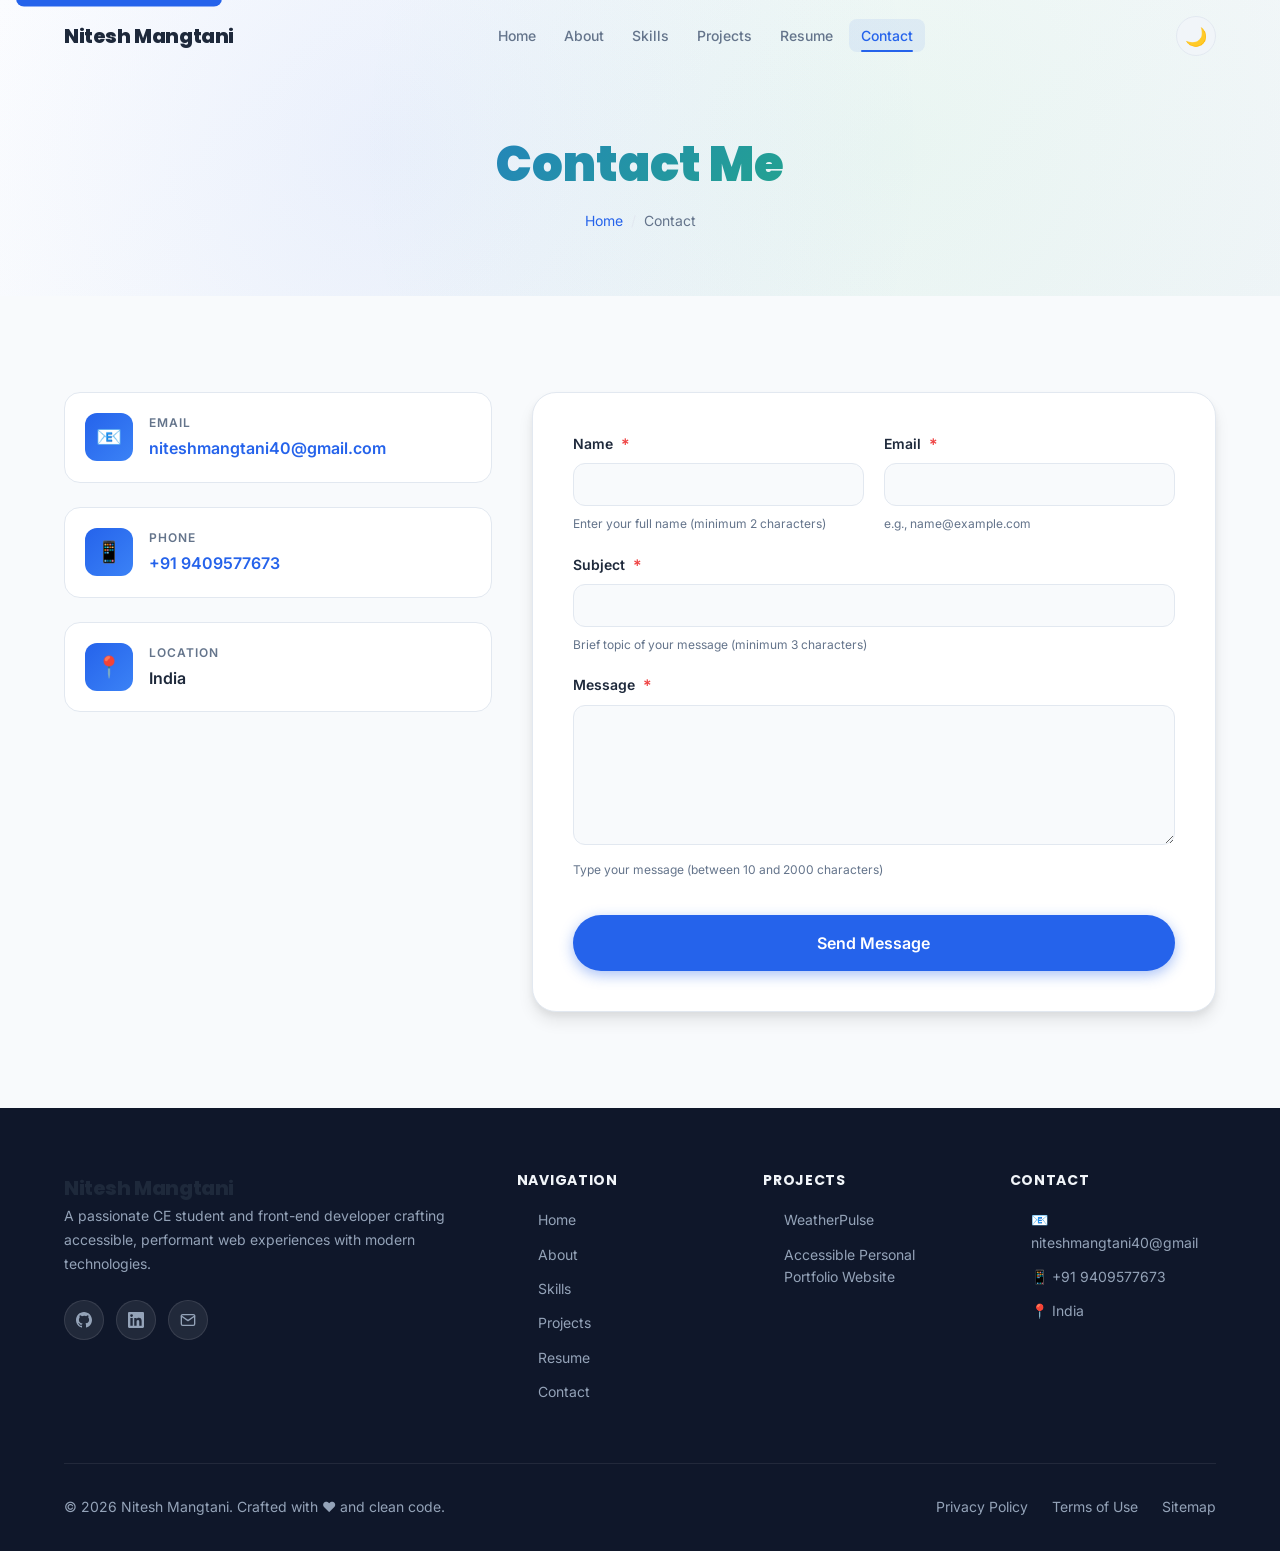
<file: contact.html>
<!DOCTYPE html>
<html lang="en" data-theme="light">
<head>
  <!-- =====================================================
       META & SEO
       ===================================================== -->
  <meta charset="UTF-8" />
  <meta name="viewport" content="width=device-width, initial-scale=1.0" />

  <!-- Primary SEO -->
  <title>Contact Me | Nitesh Mangtani - Accessible Portfolio</title>
  <meta name="description" content="Get in touch with Nitesh Mangtani, a Front-End Developer and CS student. Submit the accessible contact form to discuss projects, collaborations, or internships." />
  <meta name="keywords"      content="Notesh Mangtani, contact, contact form, message, email, phone, web development client, internship" />
  <meta name="author"        content="Nitesh Mangtani" />
  <meta name="robots"        content="index, follow" />
  <link rel="canonical"      href="https://yourdomain.com/contact.html" />

  <!-- Open Graph -->
  <meta property="og:type"        content="website" />
  <meta property="og:url"         content="https://yourdomain.com/contact.html" />
  <meta property="og:title"       content="Contact Me | Nitesh Mangtani" />
  <meta property="og:description" content="Send a message to Nitesh Mangtani using this accessible contact form." />
  <meta property="og:image"       content="https://yourdomain.com/assets/images/profile.png" />
  <meta property="og:site_name"   content="Nitesh Mangtani Portfolio" />

  <!-- Twitter Card -->
  <meta name="twitter:card"        content="summary_large_image" />
  <meta name="twitter:title"       content="Contact Me | NItesh Mangtani" />
  <meta name="twitter:description" content="Contact form and communication channels for Nitesh Mangtani." />
  <meta name="twitter:image"       content="https://yourdomain.com/assets/images/profile.png" />

  <!-- Favicon -->
  <link rel="icon" type="image/svg+xml" href="assets/images/ChatGPT Image Jul 5, 2026, 07_24_28 PM.png" />

  <!-- Preconnect for Google Fonts -->
  <link rel="preconnect" href="https://fonts.googleapis.com" />
  <link rel="preconnect" href="https://fonts.gstatic.com" crossorigin />

  <!-- Stylesheets -->
  <link rel="stylesheet" href="assets/css/style.css" />
  <link rel="stylesheet" href="assets/css/animations.css" />
  <link rel="stylesheet" href="assets/css/components.css" />
</head>

<body>

  <!-- =====================================================
       SKIP TO CONTENT (Accessibility)
       ===================================================== -->
  <a href="#main-content" class="skip-link">Skip to main content</a>

  <!-- =====================================================
       NAVIGATION
       ===================================================== -->
  <header role="banner">
    <nav id="navbar" class="navbar" aria-label="Main navigation">
      <div class="container nav-inner">

        <!-- Logo -->
        <a href="index.html" class="nav-logo" aria-label="NItesh Mangtani — Home">
          Nitesh Mangtani
        </a>

        <!-- Nav Links -->
        <ul id="nav-links" class="nav-links" role="list" aria-label="Site pages" aria-hidden="false">
          <li><a href="index.html"    class="nav-link" data-page="index.html"   >Home</a></li>
          <li><a href="about.html"    class="nav-link" data-page="about.html"   >About</a></li>
          <li><a href="skills.html"   class="nav-link" data-page="skills.html"  >Skills</a></li>
          <li><a href="projects.html" class="nav-link" data-page="projects.html">Projects</a></li>
          <li><a href="resume.html"   class="nav-link" data-page="resume.html"  >Resume</a></li>
          <li><a href="contact.html"  class="nav-link" data-page="contact.html"  aria-current="page">Contact</a></li>
        </ul>

        <!-- Actions -->
        <div class="nav-actions">
          <!-- Theme Toggle -->
          <button
            id="theme-toggle"
            class="theme-toggle"
            aria-label="Switch to dark mode"
            aria-pressed="false"
            title="Toggle dark/light mode"
          >
            <span class="theme-icon" aria-hidden="true">🌙</span>
          </button>

          <!-- Mobile Menu Toggle -->
          <button
            id="menu-toggle"
            class="menu-toggle"
            aria-label="Open navigation menu"
            aria-expanded="false"
            aria-controls="nav-links"
          >
            <span aria-hidden="true"></span>
            <span aria-hidden="true"></span>
            <span aria-hidden="true"></span>
          </button>
        </div>

      </div>
    </nav>
  </header>

  <!-- =====================================================
       MAIN CONTENT
       ===================================================== -->
  <main id="main-content" tabindex="-1">

    <!-- Page Hero -->
    <section class="page-hero" aria-labelledby="page-hero-title">
      <div class="container page-hero-content">
        <h1 id="page-hero-title" class="page-hero-title">Contact Me</h1>
        <nav class="breadcrumb" aria-label="Breadcrumb">
          <a href="index.html">Home</a>
          <span class="breadcrumb-sep" aria-hidden="true">/</span>
          <span aria-current="page">Contact</span>
        </nav>
      </div>
    </section>

    <!-- Contact Grid Section -->
    <section class="section" aria-label="Get in touch methods and contact form">
      <div class="container">
        <div class="contact-grid">

          <!-- Contact Info Cards -->
          <aside class="contact-info" aria-label="Contact channels">
            
            <div class="contact-card" data-reveal="fade-right">
              <div class="contact-card-icon" aria-hidden="true">📧</div>
              <div>
                <div class="contact-card-label">Email</div>
                <a href="https://mail.google.com/mail/?view=cm&fs=1&to=niteshmangtani40@gmail.com" class="contact-card-value" aria-label="Send email to nitesh.mangtani@example.com">niteshmangtani40@gmail.com</a>
              </div>
            </div>

            <div class="contact-card" data-reveal="fade-right" data-reveal-delay="1">
              <div class="contact-card-icon" aria-hidden="true">📱</div>
              <div>
                <div class="contact-card-label">Phone</div>
                <a href="tel:+91-9409577673" class="contact-card-value" aria-label="Call +91 9409577673">+91 9409577673</a>
              </div>
            </div>

            <div class="contact-card" data-reveal="fade-right" data-reveal-delay="2">
              <div class="contact-card-icon" aria-hidden="true">📍</div>
              <div>
                <div class="contact-card-label">Location</div>
                <span class="contact-card-value" style="color: var(--color-text);">India</span>
              </div>
            </div>

          </aside>

          <!-- Contact Form Card -->
          <div class="contact-form-card" data-reveal="scale">
            
            <form id="contact-form" novalidate aria-label="Send a message to Nitesh Mangtani">
              
              <!-- Form Success and Error Alert Containers (tabindex="-1" for focus relocation) -->
              <div id="form-success" class="form-alert form-alert--success" role="alert" aria-live="assertive"></div>
              <div id="form-error" class="form-alert form-alert--error" role="alert" aria-live="assertive"></div>

              <!-- Name & Email Row -->
              <div class="form-row">
                
                <!-- Name -->
                <div class="form-group">
                  <label for="name" class="form-label">
                    Name <span class="required" aria-hidden="true">*</span>
                  </label>
                  <input
                    type="text"
                    id="name"
                    name="name"
                    class="form-input"
                    required
                    aria-required="true"
                    autocomplete="name"
                  />
                  <div class="form-help">Enter your full name (minimum 2 characters)</div>
                </div>

                <!-- Email -->
                <div class="form-group">
                  <label for="email" class="form-label">
                    Email <span class="required" aria-hidden="true">*</span>
                  </label>
                  <input
                    type="email"
                    id="email"
                    name="email"
                    class="form-input"
                    required
                    aria-required="true"
                    autocomplete="email"
                  />
                  <div class="form-help">e.g., name@example.com</div>
                </div>

              </div>

              <!-- Subject -->
              <div class="form-group">
                <label for="subject" class="form-label">
                  Subject <span class="required" aria-hidden="true">*</span>
                </label>
                <input
                  type="text"
                  id="subject"
                  name="subject"
                  class="form-input"
                  required
                  aria-required="true"
                />
                <div class="form-help">Brief topic of your message (minimum 3 characters)</div>
              </div>

              <!-- Message -->
              <div class="form-group">
                <label for="message" class="form-label">
                  Message <span class="required" aria-hidden="true">*</span>
                </label>
                <textarea
                  id="message"
                  name="message"
                  class="form-textarea"
                  required
                  aria-required="true"
                ></textarea>
                <div class="form-help">Type your message (between 10 and 2000 characters)</div>
              </div>

              <!-- Submit Button -->
              <button
                type="submit"
                id="submit-btn"
                class="btn btn--primary btn--lg"
                style="width: 100%; margin-top: var(--space-4);"
              >
                Send Message
              </button>

            </form>

          </div>

        </div>
      </div>
    </section>

  </main>

  <!-- =====================================================
       FOOTER
       ===================================================== -->
  <footer class="footer" role="contentinfo">
    <div class="container">
      <div class="footer-grid">

        <!-- Brand -->
        <div>
          <a href="index.html" class="nav-logo footer-brand" aria-label="Nitesh Mangtani — Home">
            Nitesh Mangtani
          </a>
          <p class="footer-desc">
            A passionate CE student and front-end developer crafting accessible, performant web experiences with modern technologies.
          </p>
          <nav class="footer-social" aria-label="Social media links">
            <a href="https://github.com/niteshmangtani40-ops"   target="_blank" rel="noopener noreferrer" aria-label="GitHub (opens in new tab)">
              <svg aria-hidden="true" width="16" height="16" viewBox="0 0 24 24" fill="currentColor"><path d="M12 0C5.374 0 0 5.373 0 12c0 5.302 3.438 9.8 8.207 11.387.599.111.793-.261.793-.577v-2.234c-3.338.726-4.033-1.416-4.033-1.416-.546-1.387-1.333-1.756-1.333-1.756-1.089-.745.083-.729.083-.729 1.205.084 1.839 1.237 1.839 1.237 1.07 1.834 2.807 1.304 3.492.997.107-.775.418-1.305.762-1.604-2.665-.305-5.467-1.334-5.467-5.931 0-1.311.469-2.381 1.236-3.221-.124-.303-.535-1.524.117-3.176 0 0 1.008-.322 3.301 1.23A11.509 11.509 0 0 1 12 5.803c1.02.005 2.047.138 3.006.404 2.291-1.552 3.297-1.23 3.297-1.23.653 1.653.242 2.874.118 3.176.77.84 1.235 1.911 1.235 3.221 0 4.609-2.807 5.624-5.479 5.921.43.372.823 1.102.823 2.222v3.293c0 .319.192.694.801.576C20.566 21.797 24 17.3 24 12c0-6.627-5.373-12-12-12z"/></svg>
            </a>
            <a href="https://linkedin.com/nitesh-mangtani" target="_blank" rel="noopener noreferrer" aria-label="LinkedIn (opens in new tab)">
              <svg aria-hidden="true" width="16" height="16" viewBox="0 0 24 24" fill="currentColor"><path d="M20.447 20.452h-3.554v-5.569c0-1.328-.027-3.037-1.852-3.037-1.853 0-2.136 1.445-2.136 2.939v5.667H9.351V9h3.414v1.561h.046c.477-.9 1.637-1.85 3.37-1.85 3.601 0 4.267 2.37 4.267 5.455v6.286zM5.337 7.433a2.062 2.062 0 0 1-2.063-2.065 2.064 2.064 0 1 1 2.063 2.065zm1.782 13.019H3.555V9h3.564v11.452zM22.225 0H1.771C.792 0 0 .774 0 1.729v20.542C0 23.227.792 24 1.771 24h20.451C23.2 24 24 23.227 24 22.271V1.729C24 .774 23.2 0 22.222 0h.003z"/></svg>
            </a>
            <a href="https://mail.google.com/mail/?view=cm&fs=1&to=niteshmangtani40@gmail.com" aria-label="Send email">
              <svg aria-hidden="true" width="16" height="16" viewBox="0 0 24 24" fill="none" stroke="currentColor" stroke-width="2" stroke-linecap="round" stroke-linejoin="round"><path d="M4 4h16c1.1 0 2 .9 2 2v12c0 1.1-.9 2-2 2H4c-1.1 0-2-.9-2-2V6c0-1.1.9-2 2-2z"/><polyline points="22,6 12,13 2,6"/></svg>
            </a>
          </nav>
        </div>

        <!-- Quick Links -->
        <div>
          <h3 class="footer-heading">Navigation</h3>
          <ul class="footer-links" role="list">
            <li><a href="index.html"   >Home</a></li>
            <li><a href="about.html"   >About</a></li>
            <li><a href="skills.html"  >Skills</a></li>
            <li><a href="projects.html">Projects</a></li>
            <li><a href="resume.html"  >Resume</a></li>
            <li><a href="contact.html" >Contact</a></li>
          </ul>
        </div>

        <!-- Projects -->
        <div>
          <h3 class="footer-heading">Projects</h3>
          <ul class="footer-links" role="list">
            <li><a href="projects.html#ai-assistant">WeatherPulse</a></li>
            <li><a href="projects.html#notes-tracker">Accessible Personal Portfolio Website</a></li>
          </ul>
        </div>

        <!-- Contact Info -->
        <div>
          <h3 class="footer-heading">Contact</h3>
          <address style="font-style: normal;">
            <ul class="footer-links" role="list">
              <li><a href="https://mail.google.com/mail/?view=cm&fs=1&to=niteshmangtani40@gmail.com">📧 niteshmangtani40@gmail</a></li>
              <li><a href="tel:+91 9409577673">📱 +91 9409577673</a></li>
              <li><a href="#">📍 India</a></li>
            </ul>
          </address>
        </div>

      </div>

      <!-- Bottom bar -->
      <div class="footer-bottom">
        <p class="footer-copy">
          &copy; <span id="footer-year">2026</span> Nitesh Mangtani. Crafted with ❤️ and clean code.
        </p>
        <nav class="footer-legal" aria-label="Legal links">
          <a href="#">Privacy Policy</a>
          <a href="#">Terms of Use</a>
          <a href="sitemap.xml">Sitemap</a>
        </nav>
      </div>
    </div>
  </footer>

  <!-- Scroll to Top -->
  <button id="scroll-top" class="scroll-top" aria-label="Scroll back to top" title="Scroll to top">
    <svg aria-hidden="true" width="20" height="20" viewBox="0 0 24 24" fill="none" stroke="currentColor" stroke-width="2.5" stroke-linecap="round" stroke-linejoin="round"><polyline points="18 15 12 9 6 15"/></svg>
  </button>

  <!-- Scripts -->
  <script src="assets/js/main.js" defer></script>
  <script src="assets/js/contact.js" defer></script>
  <script>
    document.getElementById('footer-year').textContent = new Date().getFullYear();
  </script>

</body>
</html>
</file>
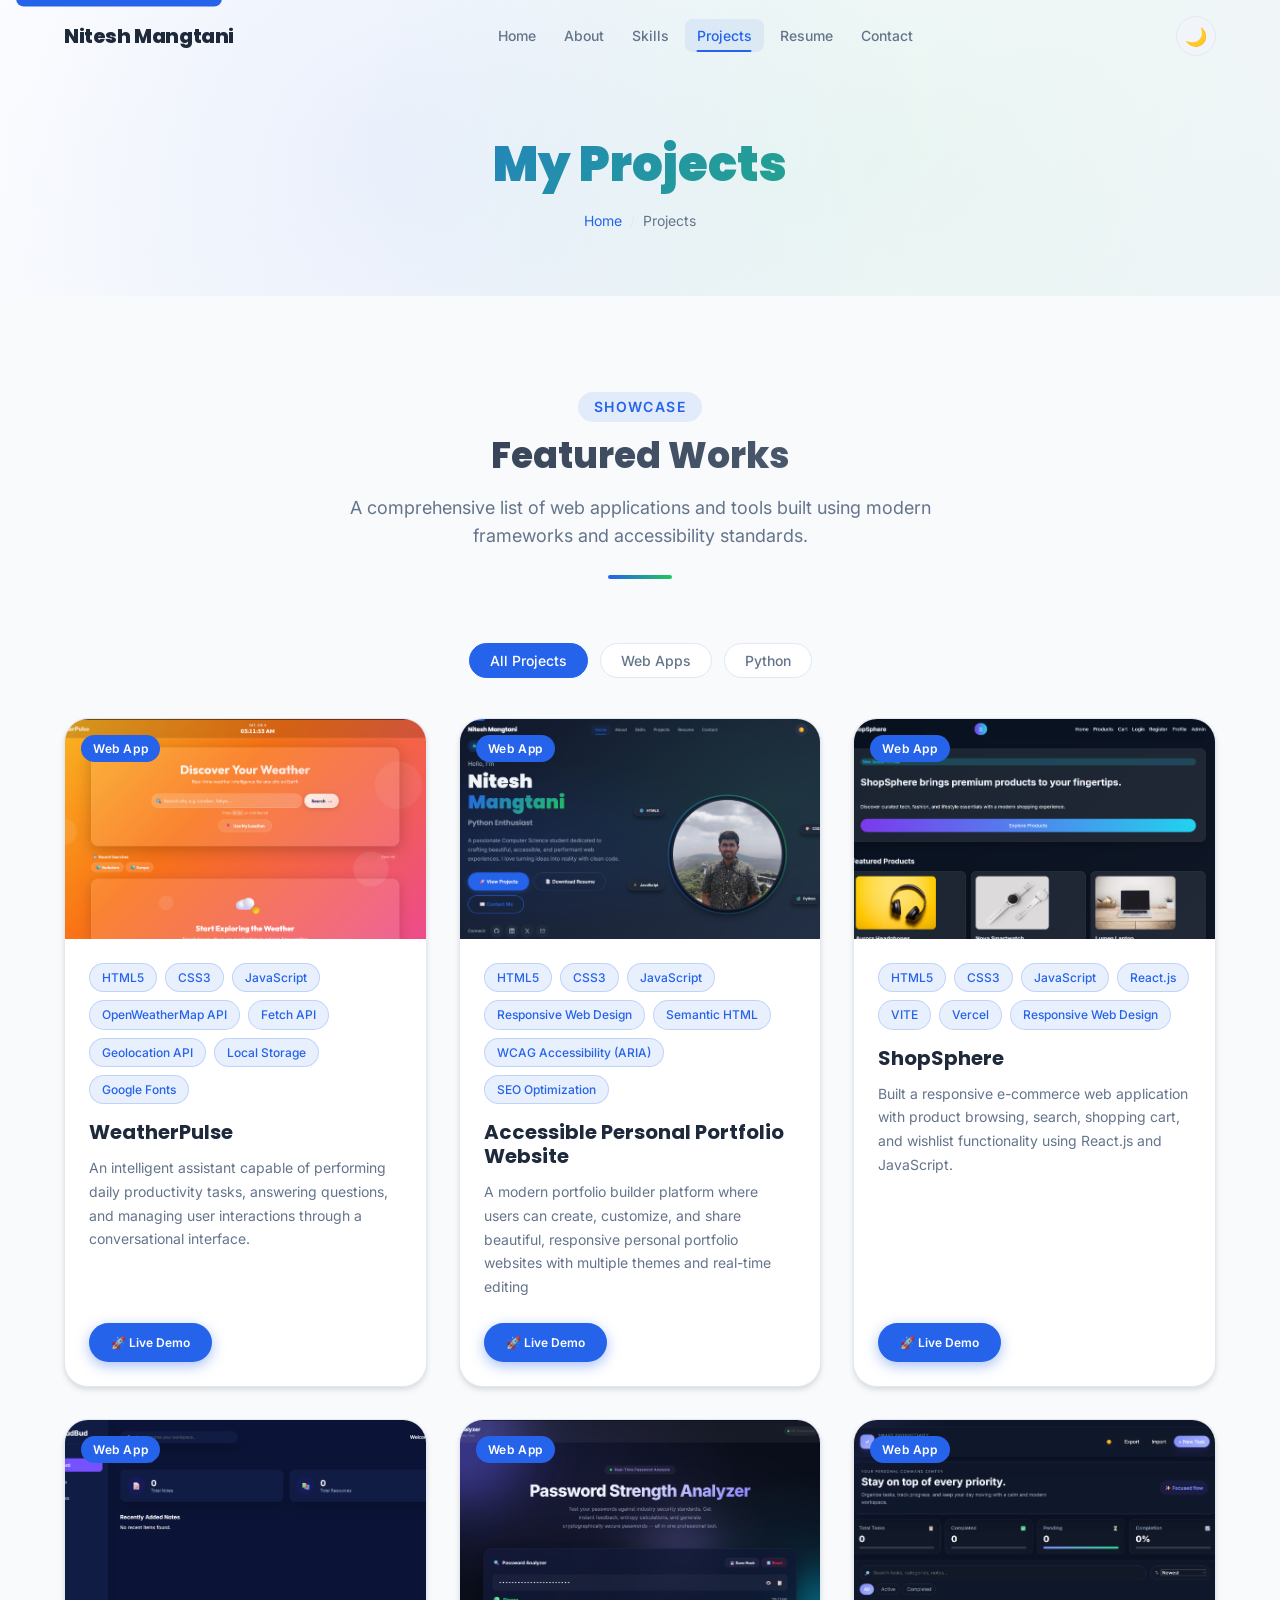
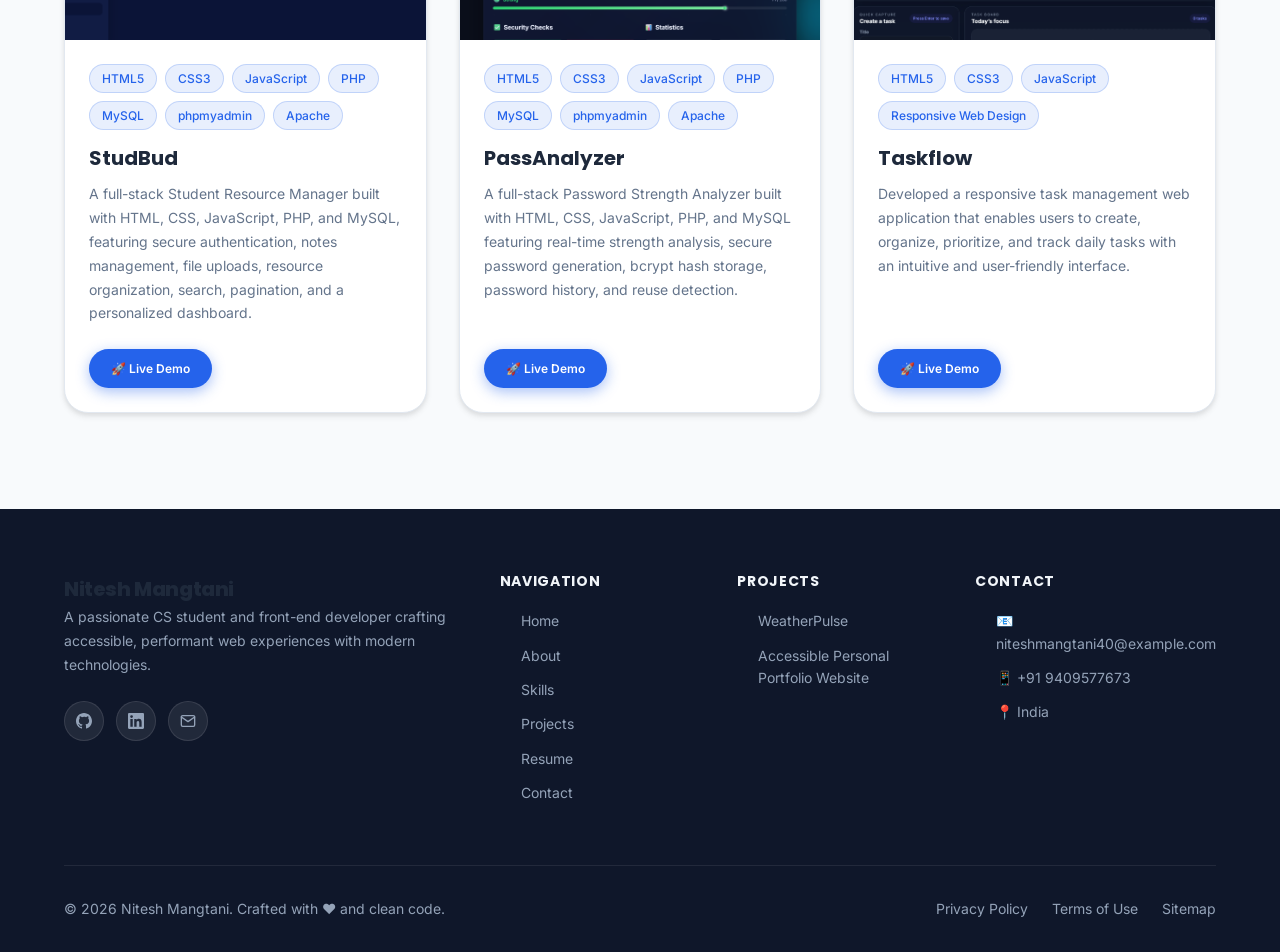
<file: projects.html>
<!DOCTYPE html>
<html lang="en" data-theme="light">
<head>
  <!-- =====================================================
       META & SEO
       ===================================================== -->
  <meta charset="UTF-8" />
  <meta name="viewport" content="width=device-width, initial-scale=1.0" />

  <!-- Primary SEO -->
  <title>Projects | Nitesh Mangtani - Accessible Portfolio</title>
  <meta name="description"   content="Explore Nitesh Mangtani's development projects. View details, tech stacks, GitHub source code, and live demos for WeatherPulse And Accessible Personal Portfolio Website." />
  <meta name="keywords"      content="Nitesh Mangtani, projects, web development, WeatherPulse, Accessible Personal Portfolio Website, HTML, CSS, JavaScript, Python, MySQL" />
  <meta name="author"        content="Nitesh Mangtani" />
  <meta name="robots"        content="index, follow" />
  <link rel="canonical"      href="https://yourdomain.com/projects.html" />

  <!-- Open Graph -->
  <meta property="og:type"        content="website" />
  <meta property="og:url"         content="https://yourdomain.com/projects.html" />
  <meta property="og:title"       content="Projects | Nitesh Mangtani" />
  <meta property="og:description" content="View live demos and source code for Nitesh Mangtani's personal projects." />
  <meta property="og:image"       content="https://yourdomain.com/assets/images/project-ai.png" />
  <meta property="og:site_name"   content="Nitesh Mangtani Portfolio" />

  <!-- Twitter Card -->
  <meta name="twitter:card"        content="summary_large_image" />
  <meta name="twitter:title"       content="Projects | Nitesh Mangtani" />
  <meta name="twitter:description" content="Development projects portfolio for Nitesh Mangtani." />
  <meta name="twitter:image"       content="https://yourdomain.com/assets/images/project-ai.png" />

  <!-- Favicon -->
  <link rel="icon" type="image/svg+xml" href="assets/images/ChatGPT Image Jul 5, 2026, 07_24_28 PM.png" />

  <!-- Preconnect for Google Fonts -->
  <link rel="preconnect" href="https://fonts.googleapis.com" />
  <link rel="preconnect" href="https://fonts.gstatic.com" crossorigin />

  <!-- Stylesheets -->
  <link rel="stylesheet" href="assets/css/style.css" />
  <link rel="stylesheet" href="assets/css/animations.css" />
  <link rel="stylesheet" href="assets/css/components.css" />
</head>

<body>

  <!-- =====================================================
       SKIP TO CONTENT (Accessibility)
       ===================================================== -->
  <a href="#main-content" class="skip-link">Skip to main content</a>

  <!-- =====================================================
       NAVIGATION
       ===================================================== -->
  <header role="banner">
    <nav id="navbar" class="navbar" aria-label="Main navigation">
      <div class="container nav-inner">

        <!-- Logo -->
        <a href="index.html" class="nav-logo" aria-label="Nitesh Mangtani — Home">
          Nitesh Mangtani
        </a>

        <!-- Nav Links -->
        <ul id="nav-links" class="nav-links" role="list" aria-label="Site pages" aria-hidden="false">
          <li><a href="index.html"    class="nav-link" data-page="index.html"   >Home</a></li>
          <li><a href="about.html"    class="nav-link" data-page="about.html"   >About</a></li>
          <li><a href="skills.html"   class="nav-link" data-page="skills.html"  >Skills</a></li>
          <li><a href="projects.html" class="nav-link" data-page="projects.html" aria-current="page">Projects</a></li>
          <li><a href="resume.html"   class="nav-link" data-page="resume.html"  >Resume</a></li>
          <li><a href="contact.html"  class="nav-link" data-page="contact.html" >Contact</a></li>
        </ul>

        <!-- Actions -->
        <div class="nav-actions">
          <!-- Theme Toggle -->
          <button
            id="theme-toggle"
            class="theme-toggle"
            aria-label="Switch to dark mode"
            aria-pressed="false"
            title="Toggle dark/light mode"
          >
            <span class="theme-icon" aria-hidden="true">🌙</span>
          </button>

          <!-- Mobile Menu Toggle -->
          <button
            id="menu-toggle"
            class="menu-toggle"
            aria-label="Open navigation menu"
            aria-expanded="false"
            aria-controls="nav-links"
          >
            <span aria-hidden="true"></span>
            <span aria-hidden="true"></span>
            <span aria-hidden="true"></span>
          </button>
        </div>

      </div>
    </nav>
  </header>

  <!-- =====================================================
       MAIN CONTENT
       ===================================================== -->
  <main id="main-content" tabindex="-1">

    <!-- Page Hero -->
    <section class="page-hero" aria-labelledby="page-hero-title">
      <div class="container page-hero-content">
        <h1 id="page-hero-title" class="page-hero-title">My Projects</h1>
        <nav class="breadcrumb" aria-label="Breadcrumb">
          <a href="index.html">Home</a>
          <span class="breadcrumb-sep" aria-hidden="true">/</span>
          <span aria-current="page">Projects</span>
        </nav>
      </div>
    </section>

    <!-- Projects Grid Section -->
    <section class="section" aria-label="Development Projects Showcase">
      <div class="container">

        <header class="section-header">
          <span class="section-eyebrow" data-reveal="up">Showcase</span>
          <h2 class="section-title" data-reveal="up" data-reveal-delay="1">Featured Works</h2>
          <p class="section-subtitle" data-reveal="up" data-reveal-delay="2">
            A comprehensive list of web applications and tools built using modern frameworks and accessibility standards.
          </p>
          <div class="divider" aria-hidden="true"></div>
        </header>

        <!-- Filter Tabs -->
        <div class="filter-tabs" role="tablist" aria-label="Filter projects by category" data-reveal="up">
          <button class="filter-tab active" role="tab" aria-selected="true" aria-controls="projects-grid" data-filter="all">All Projects</button>
          <button class="filter-tab" role="tab" aria-selected="false" aria-controls="projects-grid" data-filter="webapp">Web Apps</button>
          <button class="filter-tab" role="tab" aria-selected="false" aria-controls="projects-grid" data-filter="python">Python</button>
        </div>

        <!-- Projects Grid -->
        <div id="projects-grid" class="projects-grid" role="region" aria-live="polite" aria-label="Project cards list">

          <!-- Project 1: Weather App -->
          <article class="project-card" role="listitem" data-reveal="up" data-reveal-delay="1">
            <div class="project-card-image-wrap">
              <img
                src="assets/images/image_2026-07-04_031205745.png"
                alt="Weather App project — shows real time weather using Weather API"
                class="project-card-image"
                width="400"
                height="220"
                loading="lazy"
              />
              <span class="project-card-badge" aria-label="Project type: Web Application">Web App</span>
            </div>
            <div class="project-card-body">
              <div class="project-card-tags" role="list" aria-label="Technologies used">
                <span class="tag" role="listitem">HTML5</span>
                <span class="tag" role="listitem">CSS3</span>
                <span class="tag" role="listitem">JavaScript</span>
                <span class="tag" role="listitem">OpenWeatherMap API</span>
                <span class="tag" role="listitem">Fetch API</span>
                <span class="tag" role="listitem">Geolocation API</span>
                <span class="tag" role="listitem">Local Storage</span>
                <span class="tag" role="listitem">Google Fonts</span>
              </div>
              <h3 class="project-card-title">WeatherPulse</h3>
              <p class="project-card-desc">
                An intelligent assistant capable of performing daily productivity tasks, answering questions, and managing user interactions through a conversational interface.
              </p>
              <div class="project-card-actions">
                <a href="https://niteshmangtani40-ops.github.io/Weather-Dashboard/" class="btn btn--primary btn--sm" aria-label="View AI Assistant live demo">
                  🚀 Live Demo
                </a>
              </div>
            </div>
          </article>

          <!-- Project 2: Accessible Personal Portfolio Website -->
          <article class="project-card" role="listitem" data-reveal="up" data-reveal-delay="2">
            <div class="project-card-image-wrap">
              <img
                src="assets/images/Screenshot 2026-07-04 030750.png"
                alt="Accessible Personal Portfolio project — modern portfolio builder platform"
                class="project-card-image"
                width="400"
                height="220"
                loading="lazy"
              />
              <span class="project-card-badge" aria-label="Project type: Web Application">Web App</span>
            </div>
            <div class="project-card-body">
              <div class="project-card-tags" role="list" aria-label="Technologies used">
                <span class="tag" role="listitem">HTML5</span>
                <span class="tag" role="listitem">CSS3</span>
                <span class="tag" role="listitem">JavaScript</span>
                <span class="tag" role="listitem">Responsive Web Design</span>
                <span class="tag" role="listitem">Semantic HTML</span>
                <span class="tag" role="listitem">WCAG Accessibility (ARIA)</span>
                <span class="tag" role="listitem">SEO Optimization</span>
              </div>
              <h3 class="project-card-title">Accessible Personal Portfolio Website</h3>
              <p class="project-card-desc">
               A modern portfolio builder platform where users can create, customize, and share beautiful, responsive personal portfolio websites with multiple themes and real-time editing
              </p>
              <div class="project-card-actions">
                <a href="https://niteshmangtani40-ops.github.io/Accessible-Personal-Portfolio-Website/" class="btn btn--primary btn--sm" aria-label="View Notes Tracker live demo">
                  🚀 Live Demo
                </a>
              </div>
            </div>
          </article>


           <!-- Project 3: ShopSphere  -->
          <article class="project-card" data-category="webapp" data-reveal="up" data-reveal-delay="3">
            <div class="project-card-image-wrap">
              <img
                src="assets/images/Screenshot 2026-07-05 184442.png"
                alt="ShopSphere - Modern E-commerce Platform"
                class="project-card-image"
                width="400"
                height="220"
                loading="lazy"
              />
              <span class="project-card-badge" aria-label="Project Category: Web App">Web App</span>
            </div>
            <div class="project-card-body">
              <div class="project-card-tags" role="list" aria-label="Technologies used">
                <span class="tag" role="listitem">HTML5</span>
                <span class="tag" role="listitem">CSS3</span>
                <span class="tag" role="listitem">JavaScript</span>
                <span class="tag" role="listitem">React.js</span>
                <span class="tag" role="listitem">VITE</span>
                <span class="tag" role="listitem">Vercel</span>
                <span class="tag" role="listitem">Responsive Web Design</span>
              </div>
              <h3 class="project-card-title" id="ai-assistant">ShopSphere</h3>
              <p class="project-card-desc">
                Built a responsive e-commerce web application with product browsing, search, shopping cart, and wishlist functionality using React.js and JavaScript.
              </p>
              <div class="project-card-actions">
                <a href="https://shop-sphere-phi-green.vercel.app" class="btn btn--primary btn--sm" aria-label="Open Shopsphere">
                  🚀 Live Demo
                </a>
              </div>
            </div>
          </article>




          <!-- Project 4: StudBud  -->
          <article class="project-card" data-category="webapp" data-reveal="up" data-reveal-delay="3">
            <div class="project-card-image-wrap">
              <img
                src="assets/images/Screenshot 2026-07-08 185821.png"
                alt="StudBud - Student Resource Manager"
                class="project-card-image"
                width="400"
                height="220"
                loading="lazy"
              />
              <span class="project-card-badge" aria-label="Project Category: Web App">Web App</span>
            </div>
            <div class="project-card-body">
              <div class="project-card-tags" role="list" aria-label="Technologies used">
                <span class="tag" role="listitem">HTML5</span>
                <span class="tag" role="listitem">CSS3</span>
                <span class="tag" role="listitem">JavaScript</span>
                <span class="tag" role="listitem">PHP</span>
                <span class="tag" role="listitem">MySQL</span>
                <span class="tag" role="listitem">phpmyadmin</span>
                <span class="tag" role="listitem">Apache</span>
              </div>
              <h3 class="project-card-title" id="ai-assistant">StudBud</h3>
              <p class="project-card-desc">
                A full-stack Student Resource Manager built with HTML, CSS, JavaScript, PHP, and MySQL, featuring secure authentication, notes management, file uploads, resource organization, search, pagination, and a personalized dashboard.
              </p>
              <div class="project-card-actions">
                <a href="http://localhost/STUUDENT%20RESOURCE%20MANAGER/" class="btn btn--primary btn--sm" aria-label="Open StudBud">
                  🚀 Live Demo
                </a>
              </div>
            </div>
          </article>



          <!-- Project 5: PassAnalyzer  -->
          <article class="project-card" data-category="webapp" data-reveal="up" data-reveal-delay="3">
            <div class="project-card-image-wrap">
              <img
                src="assets/images/image_2026-07-08_181029376.png"
                alt="PassAnalyzer - Password Strength Analyzer"
                class="project-card-image"
                width="400"
                height="220"
                loading="lazy"
              />
              <span class="project-card-badge" aria-label="Project Category: Web App">Web App</span>
            </div>
            <div class="project-card-body">
              <div class="project-card-tags" role="list" aria-label="Technologies used">
                <span class="tag" role="listitem">HTML5</span>
                <span class="tag" role="listitem">CSS3</span>
                <span class="tag" role="listitem">JavaScript</span>
                <span class="tag" role="listitem">PHP</span>
                <span class="tag" role="listitem">MySQL</span>
                <span class="tag" role="listitem">phpmyadmin</span>
                <span class="tag" role="listitem">Apache</span>
              </div>
              <h3 class="project-card-title" id="ai-assistant">PassAnalyzer</h3>
              <p class="project-card-desc">
                A full-stack Password Strength Analyzer built with HTML, CSS, JavaScript, PHP, and MySQL featuring real-time strength analysis, secure password generation, bcrypt hash storage, password history, and reuse detection.
              </p>
              <div class="project-card-actions">
                <a href="http://localhost/Password-Strength-Analyzer/" class="btn btn--primary btn--sm" aria-label="Open PassAnalyzer">
                  🚀 Live Demo
                </a>
              </div>
            </div>
          </article>

      
                <!-- Project 6: Taskflow  -->
          <article class="project-card" data-category="webapp" data-reveal="up" data-reveal-delay="4">
            <div class="project-card-image-wrap">
              <img
                src="assets/images/image_2026-07-06_012142622.png"
                alt="Taskflow - To Do List"
                class="project-card-image"
                width="400"
                height="220"
                loading="lazy"
              />
              <span class="project-card-badge" aria-label="Project Category: Web App">Web App</span>
            </div>
            <div class="project-card-body">
              <div class="project-card-tags" role="list" aria-label="Technologies used">
                <span class="tag" role="listitem">HTML5</span>
                <span class="tag" role="listitem">CSS3</span>
                <span class="tag" role="listitem">JavaScript</span>
                <span class="tag" role="listitem">Responsive Web Design</span>
              </div>
              <h3 class="project-card-title" id="ai-assistant">Taskflow</h3>
              <p class="project-card-desc">
                Developed a responsive task management web application that enables users to create, organize, prioritize, and track daily tasks with an intuitive and user-friendly interface.
              </p>
              <div class="project-card-actions">
                <a href="https://niteshmangtani40-ops.github.io/Taskflow/" class="btn btn--primary btn--sm" aria-label="Open TaskFlow">
                  🚀 Live Demo
                </a>
              </div>
            </div>
          </article>
        </div>
      
      </div>
    </section>

  </main>

  <!-- =====================================================
       FOOTER
       ===================================================== -->
  <footer class="footer" role="contentinfo">
    <div class="container">
      <div class="footer-grid">

        <!-- Brand -->
        <div>
          <a href="index.html" class="nav-logo footer-brand" aria-label="Nitesh Mangtani — Home">
            Nitesh Mangtani
          </a>
          <p class="footer-desc">
            A passionate CS student and front-end developer crafting accessible, performant web experiences with modern technologies.
          </p>
          <nav class="footer-social" aria-label="Social media links">
            <a href="https://github.com/niteshmangtani40-ops"   target="_blank" rel="noopener noreferrer" aria-label="GitHub (opens in new tab)">
              <svg aria-hidden="true" width="16" height="16" viewBox="0 0 24 24" fill="currentColor"><path d="M12 0C5.374 0 0 5.373 0 12c0 5.302 3.438 9.8 8.207 11.387.599.111.793-.261.793-.577v-2.234c-3.338.726-4.033-1.416-4.033-1.416-.546-1.387-1.333-1.756-1.333-1.756-1.089-.745.083-.729.083-.729 1.205.084 1.839 1.237 1.839 1.237 1.07 1.834 2.807 1.304 3.492.997.107-.775.418-1.305.762-1.604-2.665-.305-5.467-1.334-5.467-5.931 0-1.311.469-2.381 1.236-3.221-.124-.303-.535-1.524.117-3.176 0 0 1.008-.322 3.301 1.23A11.509 11.509 0 0 1 12 5.803c1.02.005 2.047.138 3.006.404 2.291-1.552 3.297-1.23 3.297-1.23.653 1.653.242 2.874.118 3.176.77.84 1.235 1.911 1.235 3.221 0 4.609-2.807 5.624-5.479 5.921.43.372.823 1.102.823 2.222v3.293c0 .319.192.694.801.576C20.566 21.797 24 17.3 24 12c0-6.627-5.373-12-12-12z"/></svg>
            </a>
            <a href="https://linkedin.com/nitesh-mangtani" target="_blank" rel="noopener noreferrer" aria-label="LinkedIn (opens in new tab)">
              <svg aria-hidden="true" width="16" height="16" viewBox="0 0 24 24" fill="currentColor"><path d="M20.447 20.452h-3.554v-5.569c0-1.328-.027-3.037-1.852-3.037-1.853 0-2.136 1.445-2.136 2.939v5.667H9.351V9h3.414v1.561h.046c.477-.9 1.637-1.85 3.37-1.85 3.601 0 4.267 2.37 4.267 5.455v6.286zM5.337 7.433a2.062 2.062 0 0 1-2.063-2.065 2.064 2.064 0 1 1 2.063 2.065zm1.782 13.019H3.555V9h3.564v11.452zM22.225 0H1.771C.792 0 0 .774 0 1.729v20.542C0 23.227.792 24 1.771 24h20.451C23.2 24 24 23.227 24 22.271V1.729C24 .774 23.2 0 22.222 0h.003z"/></svg>
            </a>
            <a href="https://mail.google.com/mail/?view=cm&fs=1&to=niteshmangtani40@gmail.com" aria-label="Send email">
              <svg aria-hidden="true" width="16" height="16" viewBox="0 0 24 24" fill="none" stroke="currentColor" stroke-width="2" stroke-linecap="round" stroke-linejoin="round"><path d="M4 4h16c1.1 0 2 .9 2 2v12c0 1.1-.9 2-2 2H4c-1.1 0-2-.9-2-2V6c0-1.1.9-2 2-2z"/><polyline points="22,6 12,13 2,6"/></svg>
            </a>
          </nav>
        </div>

        <!-- Quick Links -->
        <div>
          <h3 class="footer-heading">Navigation</h3>
          <ul class="footer-links" role="list">
            <li><a href="index.html"   >Home</a></li>
            <li><a href="about.html"   >About</a></li>
            <li><a href="skills.html"  >Skills</a></li>
            <li><a href="projects.html">Projects</a></li>
            <li><a href="resume.html"  >Resume</a></li>
            <li><a href="contact.html" >Contact</a></li>
          </ul>
        </div>

        <!-- Projects -->
        <div>
          <h3 class="footer-heading">Projects</h3>
          <ul class="footer-links" role="list">
            <li><a href="projects.html#ai-assistant">WeatherPulse</a></li>
            <li><a href="projects.html#notes-tracker">Accessible Personal Portfolio Website</a></li>
          </ul>
        </div>

        <!-- Contact Info -->
        <div>
          <h3 class="footer-heading">Contact</h3>
          <address style="font-style: normal;">
            <ul class="footer-links" role="list">
              <li><a href="https://mail.google.com/mail/?view=cm&fs=1&to=niteshmangtani40@gmail.com">📧 niteshmangtani40@example.com</a></li>
              <li><a href="tel:+91-9409577673">📱 +91 9409577673</a></li>
              <li><a href="#">📍 India</a></li>
            </ul>
          </address>
        </div>

      </div>

      <!-- Bottom bar -->
      <div class="footer-bottom">
        <p class="footer-copy">
          &copy; <span id="footer-year">2026</span> Nitesh Mangtani. Crafted with ❤️ and clean code.
        </p>
        <nav class="footer-legal" aria-label="Legal links">
          <a href="#">Privacy Policy</a>
          <a href="#">Terms of Use</a>
          <a href="sitemap.xml">Sitemap</a>
        </nav>
      </div>
    </div>
  </footer>

  <!-- Scroll to Top -->
  <button id="scroll-top" class="scroll-top" aria-label="Scroll back to top" title="Scroll to top">
    <svg aria-hidden="true" width="20" height="20" viewBox="0 0 24 24" fill="none" stroke="currentColor" stroke-width="2.5" stroke-linecap="round" stroke-linejoin="round"><polyline points="18 15 12 9 6 15"/></svg>
  </button>

  <!-- Scripts -->
  <script src="assets/js/main.js" defer></script>
  <script>
    document.getElementById('footer-year').textContent = new Date().getFullYear();
  </script>

</body>
</html>
</file>
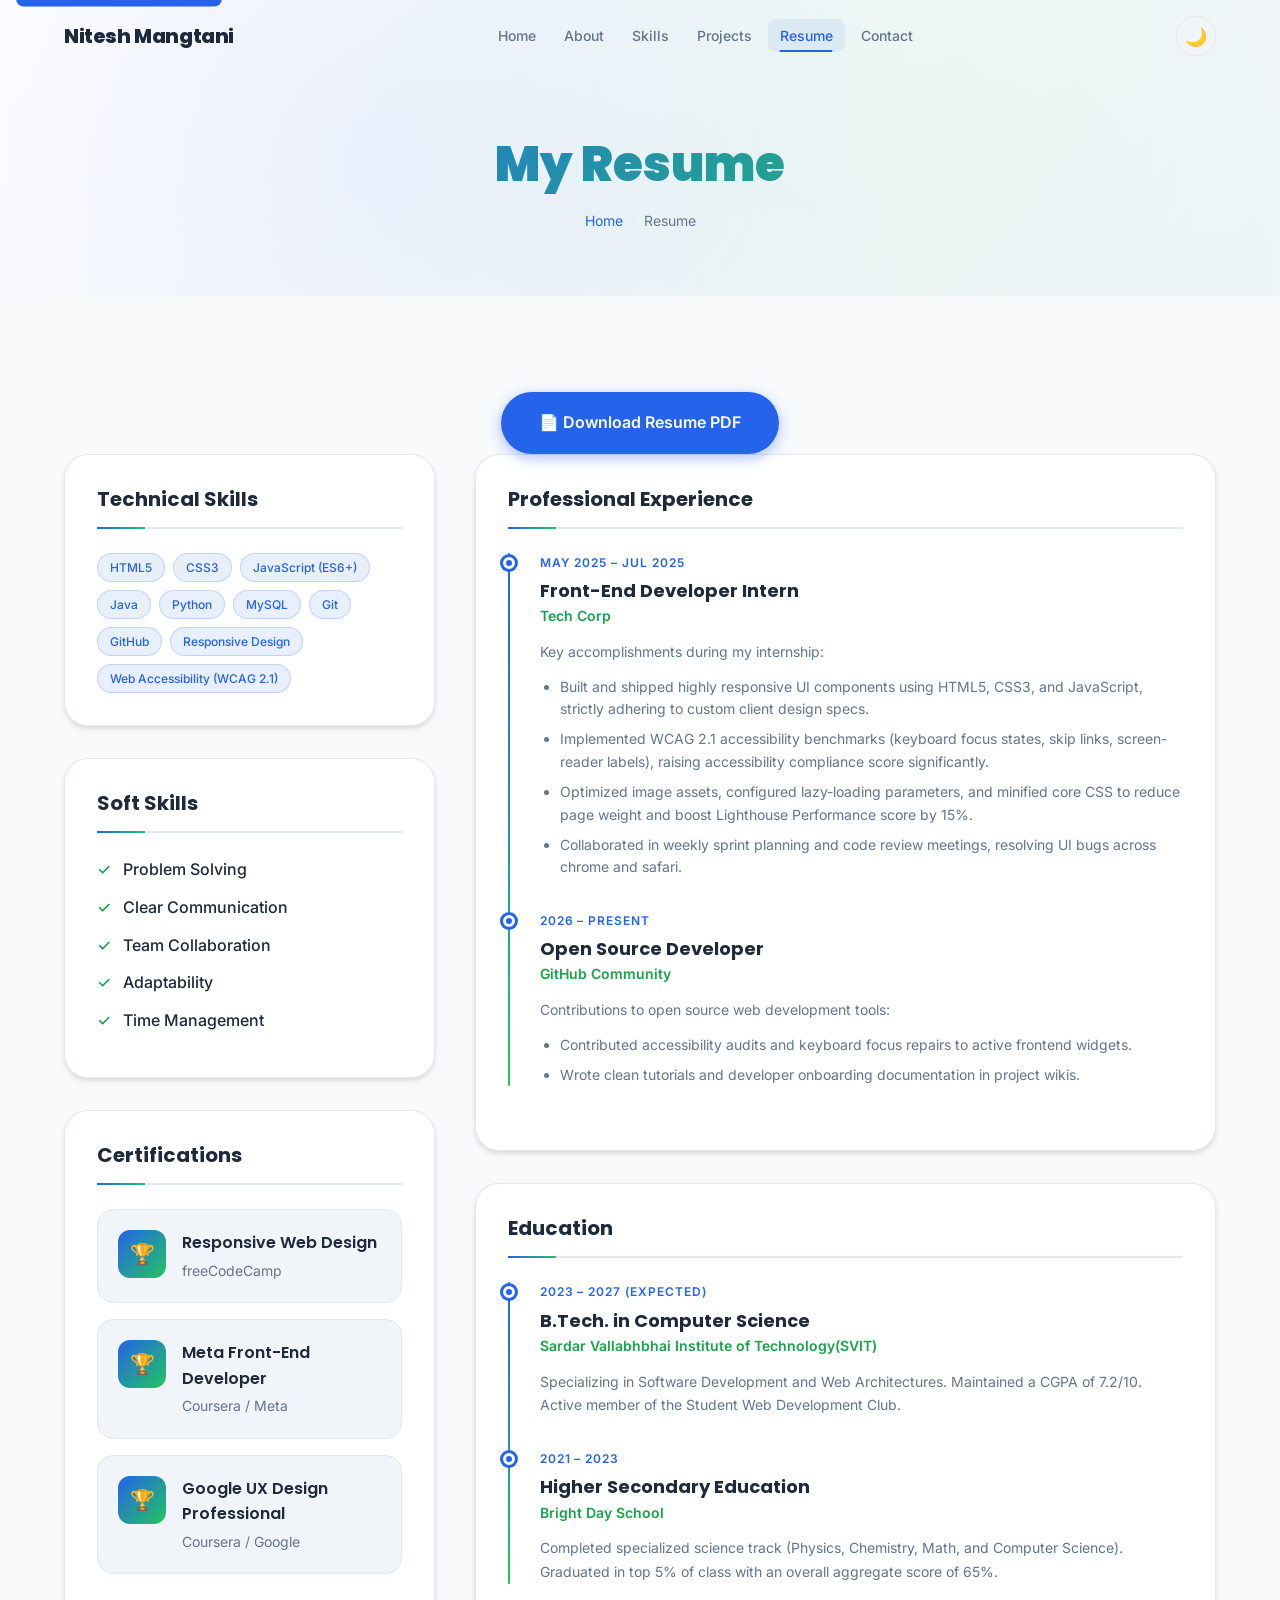
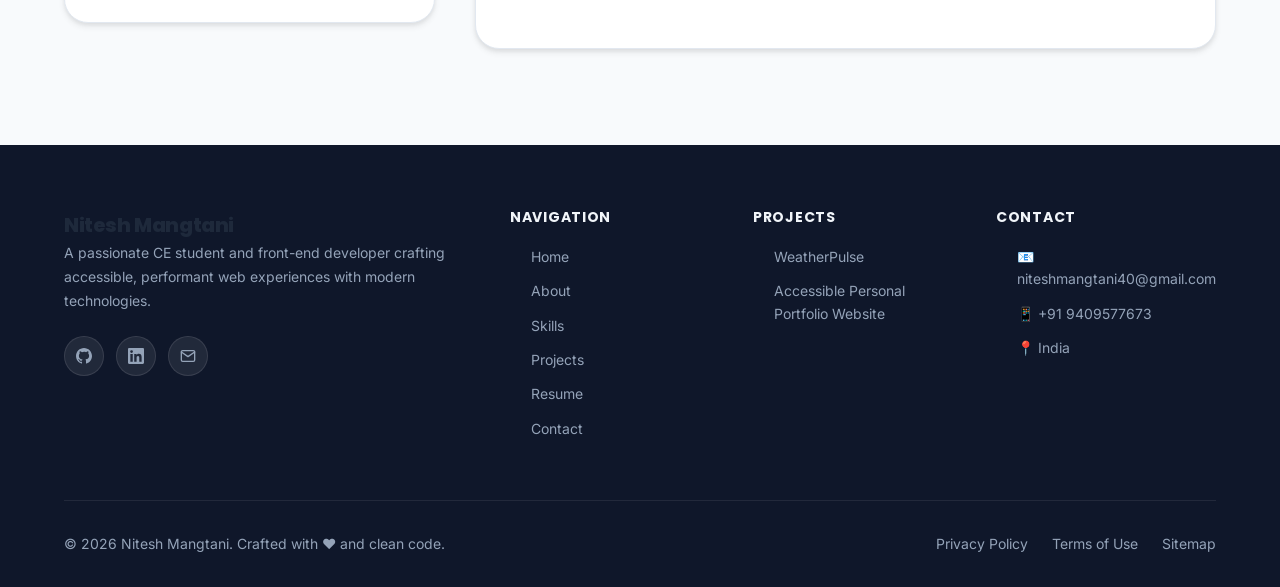
<file: resume.html>
<!DOCTYPE html>
<html lang="en" data-theme="light">
<head>
  <!-- =====================================================
       META & SEO
       ===================================================== -->
  <meta charset="UTF-8" />
  <meta name="viewport" content="width=device-width, initial-scale=1.0" />

  <!-- Primary SEO -->
  <title>My Resume | Nitesh Mangtani - Accessible Portfolio</title>
  <meta name="description"   content="View Nitesh Mangtani's professional resume. Review education details, front-end internship experience, technical and soft skills, certifications, and download my PDF resume." />
  <meta name="keywords"      content="Nitesh Mangtani, resume, cv, front-end developer intern, education, certifications, download resume, skills" />
  <meta name="author"        content="Nitesh Mangtani" />
  <meta name="robots"        content="index, follow" />
  <link rel="canonical"      href="https://yourdomain.com/resume.html" />

  <!-- Open Graph -->
  <meta property="og:type"        content="website" />
  <meta property="og:url"         content="https://yourdomain.com/resume.html" />
  <meta property="og:title"       content="My Resume | Nitesh Mangtani" />
  <meta property="og:description" content="Read and download Nitesh Mangtani's technical resume." />
  <meta property="og:image"       content="https://yourdomain.com/assets/images/profile.png" />
  <meta property="og:site_name"   content="Nitesh Mangtani Portfolio" />

  <!-- Twitter Card -->
  <meta name="twitter:card"        content="summary_large_image" />
  <meta name="twitter:title"       content="My Resume | Nitesh Mangtani" />
  <meta name="twitter:description" content="Professional resume details for Nitesh Mangtani." />
  <meta name="twitter:image"       content="https://yourdomain.com/assets/images/profile.png" />

  <!-- Favicon -->
  <link rel="icon" type="image/svg+xml" href="assets/images/ChatGPT Image Jul 5, 2026, 07_24_28 PM.png" />

  <!-- Preconnect for Google Fonts -->
  <link rel="preconnect" href="https://fonts.googleapis.com" />
  <link rel="preconnect" href="https://fonts.gstatic.com" crossorigin />

  <!-- Stylesheets -->
  <link rel="stylesheet" href="assets/css/style.css" />
  <link rel="stylesheet" href="assets/css/animations.css" />
  <link rel="stylesheet" href="assets/css/components.css" />
</head>

<body>

  <!-- =====================================================
       SKIP TO CONTENT (Accessibility)
       ===================================================== -->
  <a href="#main-content" class="skip-link">Skip to main content</a>

  <!-- =====================================================
       NAVIGATION
       ===================================================== -->
  <header role="banner">
    <nav id="navbar" class="navbar" aria-label="Main navigation">
      <div class="container nav-inner">

        <!-- Logo -->
        <a href="index.html" class="nav-logo" aria-label="NItesh Mangtani — Home">
          Nitesh Mangtani
        </a>

        <!-- Nav Links -->
        <ul id="nav-links" class="nav-links" role="list" aria-label="Site pages" aria-hidden="false">
          <li><a href="index.html"    class="nav-link" data-page="index.html"   >Home</a></li>
          <li><a href="about.html"    class="nav-link" data-page="about.html"   >About</a></li>
          <li><a href="skills.html"   class="nav-link" data-page="skills.html"  >Skills</a></li>
          <li><a href="projects.html" class="nav-link" data-page="projects.html">Projects</a></li>
          <li><a href="resume.html"   class="nav-link" data-page="resume.html"   aria-current="page">Resume</a></li>
          <li><a href="contact.html"  class="nav-link" data-page="contact.html" >Contact</a></li>
        </ul>

        <!-- Actions -->
        <div class="nav-actions">
          <!-- Theme Toggle -->
          <button
            id="theme-toggle"
            class="theme-toggle"
            aria-label="Switch to dark mode"
            aria-pressed="false"
            title="Toggle dark/light mode"
          >
            <span class="theme-icon" aria-hidden="true">🌙</span>
          </button>

          <!-- Mobile Menu Toggle -->
          <button
            id="menu-toggle"
            class="menu-toggle"
            aria-label="Open navigation menu"
            aria-expanded="false"
            aria-controls="nav-links"
          >
            <span aria-hidden="true"></span>
            <span aria-hidden="true"></span>
            <span aria-hidden="true"></span>
          </button>
        </div>

      </div>
    </nav>
  </header>

  <!-- =====================================================
       MAIN CONTENT
       ===================================================== -->
  <main id="main-content" tabindex="-1">

    <!-- Page Hero -->
    <section class="page-hero" aria-labelledby="page-hero-title">
      <div class="container page-hero-content">
        <h1 id="page-hero-title" class="page-hero-title">My Resume</h1>
        <nav class="breadcrumb" aria-label="Breadcrumb">
          <a href="index.html">Home</a>
          <span class="breadcrumb-sep" aria-hidden="true">/</span>
          <span aria-current="page">Resume</span>
        </nav>
      </div>
    </section>

    <!-- Resume Layout Section -->
    <section class="section" aria-label="Resume Information Overview">
      <div class="container">

        <!-- Top Actions -->
        <div class="text-center mb-12" data-reveal="up">
          <a href="assets/resume.pdf" class="btn btn--primary btn--lg" download aria-label="Download resume in PDF format">
            📄 Download Resume PDF
          </a>
        </div>

        <div class="resume-layout">

          <!-- Sidebar -->
          <aside class="resume-sidebar" aria-label="Resume summary and achievements">
            
            <!-- Technical Skills Cloud -->
            <section class="card mb-8" aria-labelledby="tech-skills-heading" data-reveal="scale">
              <h2 id="tech-skills-heading" class="resume-section-title">Technical Skills</h2>
              <div class="skills-tag-cloud" role="list" aria-label="Technical skills list">
                <span class="tag" role="listitem">HTML5</span>
                <span class="tag" role="listitem">CSS3</span>
                <span class="tag" role="listitem">JavaScript (ES6+)</span>
                <span class="tag" role="listitem">Java</span>
                <span class="tag" role="listitem">Python</span>
                <span class="tag" role="listitem">MySQL</span>
                <span class="tag" role="listitem">Git</span>
                <span class="tag" role="listitem">GitHub</span>
                <span class="tag" role="listitem">Responsive Design</span>
                <span class="tag" role="listitem">Web Accessibility (WCAG 2.1)</span>
              </div>
            </section>

            <!-- Soft Skills List -->
            <section class="card mb-8" aria-labelledby="soft-skills-heading" data-reveal="scale" data-reveal-delay="1">
              <h2 id="soft-skills-heading" class="resume-section-title">Soft Skills</h2>
              <ul class="footer-links" role="list" style="padding-left: 0;" aria-label="Soft skills list">
                <li role="listitem" style="color: var(--color-text); display: flex; align-items: center; gap: var(--space-3); font-weight: 500;">
                  <span aria-hidden="true" style="color: var(--color-accent-dark);">✓</span> Problem Solving
                </li>
                <li role="listitem" style="color: var(--color-text); display: flex; align-items: center; gap: var(--space-3); font-weight: 500;">
                  <span aria-hidden="true" style="color: var(--color-accent-dark);">✓</span> Clear Communication
                </li>
                <li role="listitem" style="color: var(--color-text); display: flex; align-items: center; gap: var(--space-3); font-weight: 500;">
                  <span aria-hidden="true" style="color: var(--color-accent-dark);">✓</span> Team Collaboration
                </li>
                <li role="listitem" style="color: var(--color-text); display: flex; align-items: center; gap: var(--space-3); font-weight: 500;">
                  <span aria-hidden="true" style="color: var(--color-accent-dark);">✓</span> Adaptability
                </li>
                <li role="listitem" style="color: var(--color-text); display: flex; align-items: center; gap: var(--space-3); font-weight: 500;">
                  <span aria-hidden="true" style="color: var(--color-accent-dark);">✓</span> Time Management
                </li>
              </ul>
            </section>

            <!-- Certifications -->
            <section class="card" aria-labelledby="certs-heading" data-reveal="scale" data-reveal-delay="2">
              <h2 id="certs-heading" class="resume-section-title">Certifications</h2>
              <div role="list" aria-label="Professional certifications">
                
                <div class="cert-card" role="listitem">
                  <div class="cert-icon" aria-hidden="true">🏆</div>
                  <div>
                    <div class="cert-info-name">Responsive Web Design</div>
                    <div class="cert-info-org">freeCodeCamp</div>
                  </div>
                </div>

                <div class="cert-card" role="listitem">
                  <div class="cert-icon" aria-hidden="true">🏆</div>
                  <div>
                    <div class="cert-info-name">Meta Front-End Developer</div>
                    <div class="cert-info-org">Coursera / Meta</div>
                  </div>
                </div>

                <div class="cert-card" role="listitem">
                  <div class="cert-icon" aria-hidden="true">🏆</div>
                  <div>
                    <div class="cert-info-name">Google UX Design Professional</div>
                    <div class="cert-info-org">Coursera / Google</div>
                  </div>
                </div>

              </div>
            </section>
          </aside>

          <!-- Main Column -->
          <div class="resume-main">
            
            <!-- Work Experience Section -->
            <section class="card mb-8" aria-labelledby="experience-heading" data-reveal="up">
              <h2 id="experience-heading" class="resume-section-title">Professional Experience</h2>
              <div class="timeline" role="feed" aria-label="Experience details timeline">

                <!-- Job 1 -->
                <article class="timeline-item" data-reveal="left" role="article">
                  <div class="timeline-dot" aria-hidden="true"></div>
                  <div class="timeline-date">May 2025 – Jul 2025</div>
                  <h3 class="timeline-title">Front-End Developer Intern</h3>
                  <div class="timeline-org">Tech Corp</div>
                  <p class="timeline-desc" style="margin-bottom: var(--space-3);">
                    Key accomplishments during my internship:
                  </p>
                  <ul style="list-style: disc; padding-left: var(--space-5); font-size: var(--fs-sm); color: var(--color-text-muted); line-height: 1.6;">
                    <li style="margin-bottom: var(--space-2);">Built and shipped highly responsive UI components using HTML5, CSS3, and JavaScript, strictly adhering to custom client design specs.</li>
                    <li style="margin-bottom: var(--space-2);">Implemented WCAG 2.1 accessibility benchmarks (keyboard focus states, skip links, screen-reader labels), raising accessibility compliance score significantly.</li>
                    <li style="margin-bottom: var(--space-2);">Optimized image assets, configured lazy-loading parameters, and minified core CSS to reduce page weight and boost Lighthouse Performance score by 15%.</li>
                    <li>Collaborated in weekly sprint planning and code review meetings, resolving UI bugs across chrome and safari.</li>
                  </ul>
                </article>

                <!-- Job 2 -->
                <article class="timeline-item" data-reveal="left" role="article">
                  <div class="timeline-dot" aria-hidden="true"></div>
                  <div class="timeline-date">2026 – Present</div>
                  <h3 class="timeline-title">Open Source Developer</h3>
                  <div class="timeline-org">GitHub Community</div>
                  <p class="timeline-desc" style="margin-bottom: var(--space-3);">
                    Contributions to open source web development tools:
                  </p>
                  <ul style="list-style: disc; padding-left: var(--space-5); font-size: var(--fs-sm); color: var(--color-text-muted); line-height: 1.6;">
                    <li style="margin-bottom: var(--space-2);">Contributed accessibility audits and keyboard focus repairs to active frontend widgets.</li>
                    <li>Wrote clean tutorials and developer onboarding documentation in project wikis.</li>
                  </ul>
                </article>

              </div>
            </section>

            <!-- Education Section -->
            <section class="card" aria-labelledby="education-heading" data-reveal="up" data-reveal-delay="1">
              <h2 id="education-heading" class="resume-section-title">Education</h2>
              <div class="timeline" role="feed" aria-label="Education details timeline">

                <!-- Ed 1 -->
                <article class="timeline-item" data-reveal="left" role="article">
                  <div class="timeline-dot" aria-hidden="true"></div>
                  <div class="timeline-date">2023 – 2027 (Expected)</div>
                  <h3 class="timeline-title">B.Tech. in Computer Science</h3>
                  <div class="timeline-org">Sardar Vallabhbhai Institute of Technology(SVIT)</div>
                  <p class="timeline-desc">
                    Specializing in Software Development and Web Architectures. Maintained a CGPA of 7.2/10. Active member of the Student Web Development Club.
                  </p>
                </article>

                <!-- Ed 2 -->
                <article class="timeline-item" data-reveal="left" role="article">
                  <div class="timeline-dot" aria-hidden="true"></div>
                  <div class="timeline-date">2021 – 2023</div>
                  <h3 class="timeline-title">Higher Secondary Education</h3>
                  <div class="timeline-org">Bright Day School</div>
                  <p class="timeline-desc">
                    Completed specialized science track (Physics, Chemistry, Math, and Computer Science). Graduated in top 5% of class with an overall aggregate score of 65%.
                  </p>
                </article>

              </div>
            </section>

          </div>

        </div>

      </div>
    </section>

  </main>

  <!-- =====================================================
       FOOTER
       ===================================================== -->
  <footer class="footer" role="contentinfo">
    <div class="container">
      <div class="footer-grid">

        <!-- Brand -->
        <div>
          <a href="index.html" class="nav-logo footer-brand" aria-label="NItesh Mangtani — Home">
            Nitesh Mangtani
          </a>
          <p class="footer-desc">
            A passionate CE student and front-end developer crafting accessible, performant web experiences with modern technologies.
          </p>
          <nav class="footer-social" aria-label="Social media links">
            <a href="https://github.com/niteshmangtani40-ops"   target="_blank" rel="noopener noreferrer" aria-label="GitHub (opens in new tab)">
              <svg aria-hidden="true" width="16" height="16" viewBox="0 0 24 24" fill="currentColor"><path d="M12 0C5.374 0 0 5.373 0 12c0 5.302 3.438 9.8 8.207 11.387.599.111.793-.261.793-.577v-2.234c-3.338.726-4.033-1.416-4.033-1.416-.546-1.387-1.333-1.756-1.333-1.756-1.089-.745.083-.729.083-.729 1.205.084 1.839 1.237 1.839 1.237 1.07 1.834 2.807 1.304 3.492.997.107-.775.418-1.305.762-1.604-2.665-.305-5.467-1.334-5.467-5.931 0-1.311.469-2.381 1.236-3.221-.124-.303-.535-1.524.117-3.176 0 0 1.008-.322 3.301 1.23A11.509 11.509 0 0 1 12 5.803c1.02.005 2.047.138 3.006.404 2.291-1.552 3.297-1.23 3.297-1.23.653 1.653.242 2.874.118 3.176.77.84 1.235 1.911 1.235 3.221 0 4.609-2.807 5.624-5.479 5.921.43.372.823 1.102.823 2.222v3.293c0 .319.192.694.801.576C20.566 21.797 24 17.3 24 12c0-6.627-5.373-12-12-12z"/></svg>
            </a>
            <a href="https://linkedin.com/nitesh=mangtani" target="_blank" rel="noopener noreferrer" aria-label="LinkedIn (opens in new tab)">
              <svg aria-hidden="true" width="16" height="16" viewBox="0 0 24 24" fill="currentColor"><path d="M20.447 20.452h-3.554v-5.569c0-1.328-.027-3.037-1.852-3.037-1.853 0-2.136 1.445-2.136 2.939v5.667H9.351V9h3.414v1.561h.046c.477-.9 1.637-1.85 3.37-1.85 3.601 0 4.267 2.37 4.267 5.455v6.286zM5.337 7.433a2.062 2.062 0 0 1-2.063-2.065 2.064 2.064 0 1 1 2.063 2.065zm1.782 13.019H3.555V9h3.564v11.452zM22.225 0H1.771C.792 0 0 .774 0 1.729v20.542C0 23.227.792 24 1.771 24h20.451C23.2 24 24 23.227 24 22.271V1.729C24 .774 23.2 0 22.222 0h.003z"/></svg>
            </a>
            <a href="https://mail.google.com/mail/?view=cm&fs=1&to=niteshmangtani40@gmail.com" aria-label="Send email">
              <svg aria-hidden="true" width="16" height="16" viewBox="0 0 24 24" fill="none" stroke="currentColor" stroke-width="2" stroke-linecap="round" stroke-linejoin="round"><path d="M4 4h16c1.1 0 2 .9 2 2v12c0 1.1-.9 2-2 2H4c-1.1 0-2-.9-2-2V6c0-1.1.9-2 2-2z"/><polyline points="22,6 12,13 2,6"/></svg>
            </a>
          </nav>
        </div>

        <!-- Quick Links -->
        <div>
          <h3 class="footer-heading">Navigation</h3>
          <ul class="footer-links" role="list">
            <li><a href="index.html"   >Home</a></li>
            <li><a href="about.html"   >About</a></li>
            <li><a href="skills.html"  >Skills</a></li>
            <li><a href="projects.html">Projects</a></li>
            <li><a href="resume.html"  >Resume</a></li>
            <li><a href="contact.html" >Contact</a></li>
          </ul>
        </div>

        <!-- Projects -->
        <div>
          <h3 class="footer-heading">Projects</h3>
          <ul class="footer-links" role="list">
            <li><a href="projects.html#ai-assistant">WeatherPulse</a></li>
            <li><a href="projects.html#notes-tracker">Accessible Personal Portfolio Website</a></li>
          </ul>
        </div>

        <!-- Contact Info -->
        <div>
          <h3 class="footer-heading">Contact</h3>
          <address style="font-style: normal;">
            <ul class="footer-links" role="list">
              <li><a href="https://mail.google.com/mail/?view=cm&fs=1&to=niteshmangtani40@gmail.com">📧 niteshmangtani40@gmail.com</a></li>
              <li><a href="tel:+91-9409577673">📱 +91 9409577673</a></li>
              <li><a href="#">📍 India</a></li>
            </ul>
          </address>
        </div>

      </div>

      <!-- Bottom bar -->
      <div class="footer-bottom">
        <p class="footer-copy">
          &copy; <span id="footer-year">2026</span> Nitesh Mangtani. Crafted with ❤️ and clean code.
        </p>
        <nav class="footer-legal" aria-label="Legal links">
          <a href="#">Privacy Policy</a>
          <a href="#">Terms of Use</a>
          <a href="sitemap.xml">Sitemap</a>
        </nav>
      </div>
    </div>
  </footer>

  <!-- Scroll to Top -->
  <button id="scroll-top" class="scroll-top" aria-label="Scroll back to top" title="Scroll to top">
    <svg aria-hidden="true" width="20" height="20" viewBox="0 0 24 24" fill="none" stroke="currentColor" stroke-width="2.5" stroke-linecap="round" stroke-linejoin="round"><polyline points="18 15 12 9 6 15"/></svg>
  </button>

  <!-- Scripts -->
  <script src="assets/js/main.js" defer></script>
  <script>
    document.getElementById('footer-year').textContent = new Date().getFullYear();
  </script>

</body>
</html>
</file>
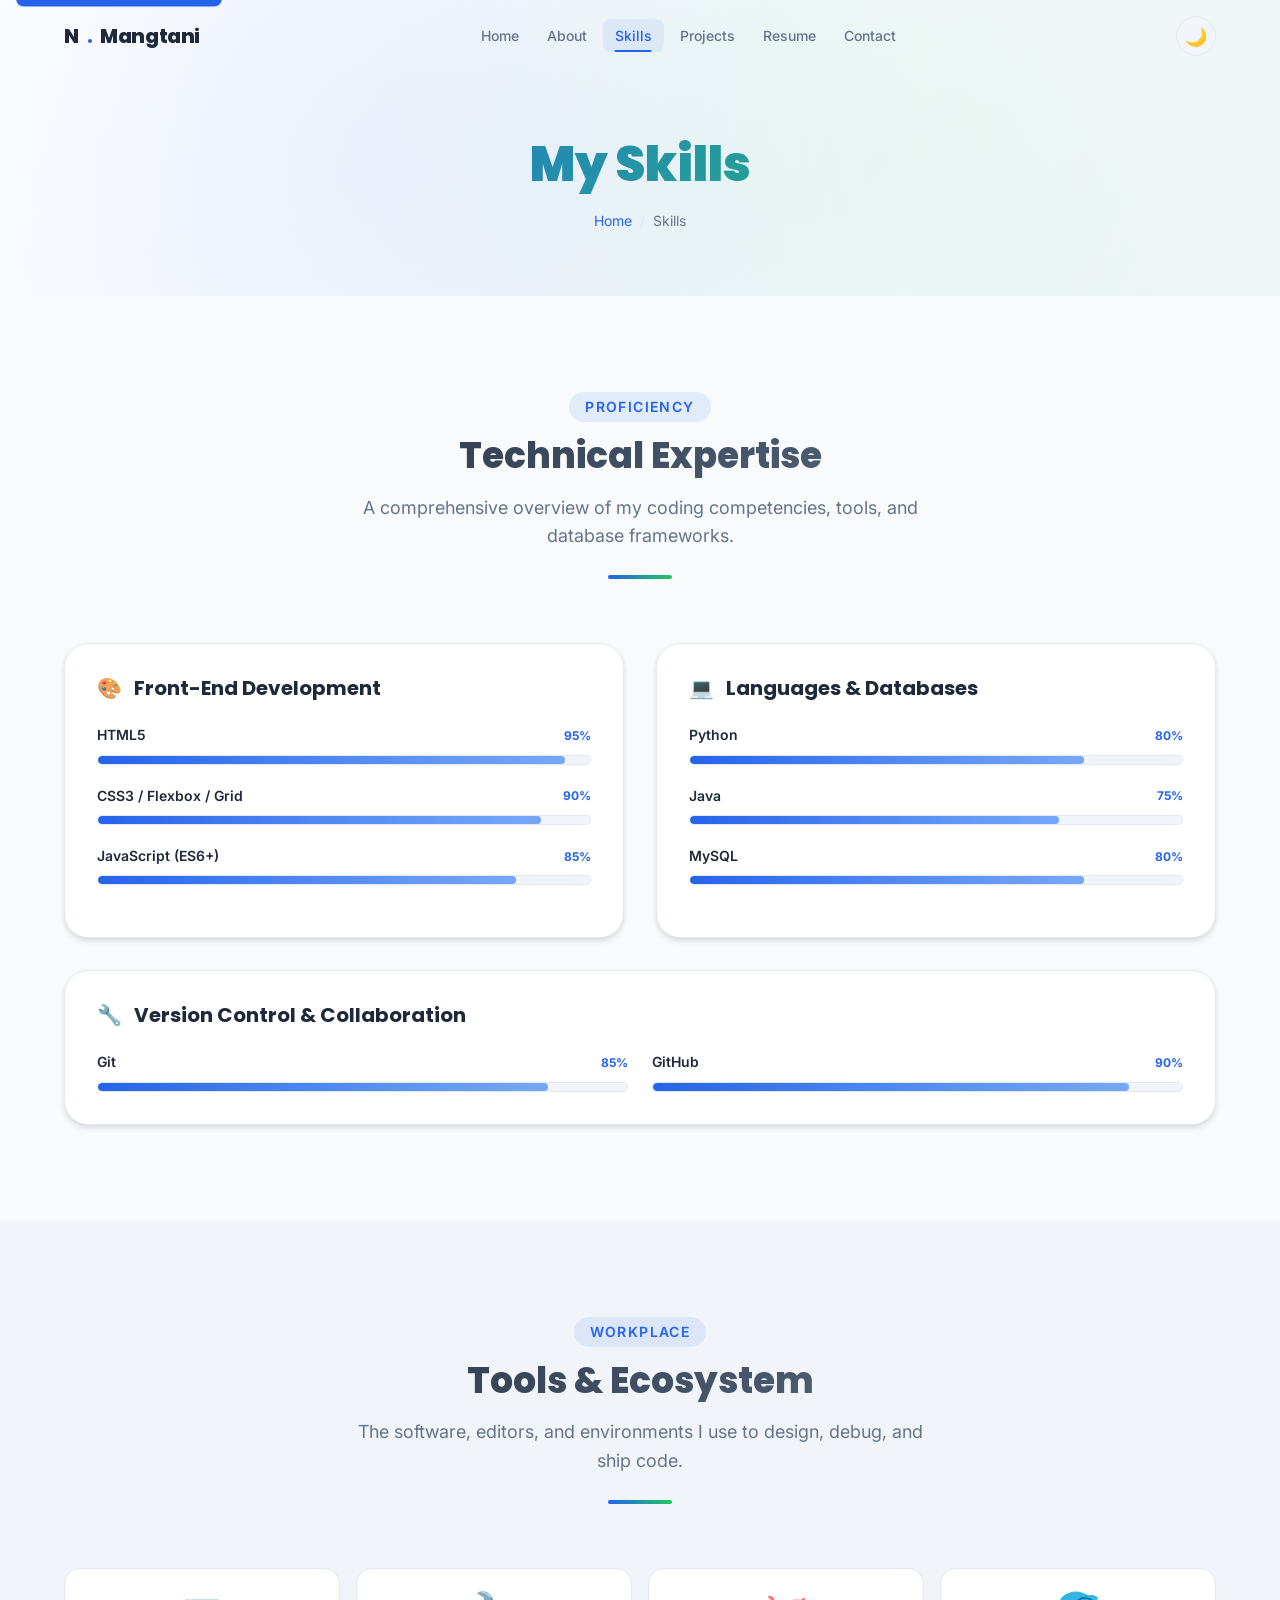
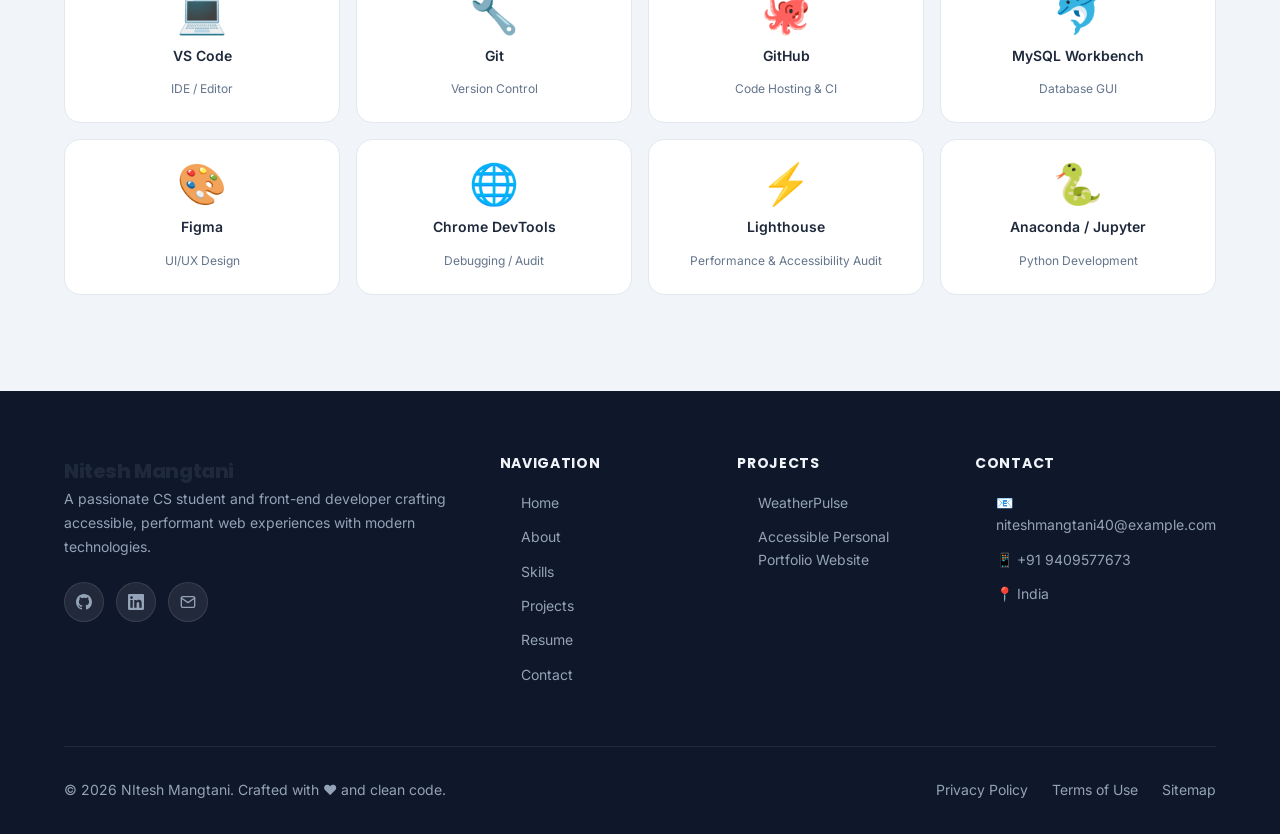
<file: skills.html>
<!DOCTYPE html>
<html lang="en" data-theme="light">
<head>
  <!-- =====================================================
       META & SEO
       ===================================================== -->
  <meta charset="UTF-8" />
  <meta name="viewport" content="width=device-width, initial-scale=1.0" />

  <!-- Primary SEO -->
  <title>My Skills | NItesh Mangtani - Accessible Portfolio</title>
  <meta name="description"   content="Explore the professional skillset and expertise of NItesh Mangtani. View proficiency ratings in HTML5, CSS3, JavaScript, Python, Java, MySQL, Git, and GitHub." />
  <meta name="keywords"      content="NItesh Mangtani, skills, HTML, CSS, JavaScript, Java, Python, MySQL, Git, GitHub, technical expertise" />
  <meta name="author"        content="NItesh Mangtani" />
  <meta name="robots"        content="index, follow" />
  <link rel="canonical"      href="https://yourdomain.com/skills.html" />

  <!-- Open Graph -->
  <meta property="og:type"        content="website" />
  <meta property="og:url"         content="https://yourdomain.com/skills.html" />
  <meta property="og:title"       content="My Skills | NItesh Mangtani" />
  <meta property="og:description" content="View NItesh Mangtani's technical expertise, skill percentages, and development tools." />
  <meta property="og:image"       content="https://yourdomain.com/assets/images/profile.png" />
  <meta property="og:site_name"   content="NItesh Mangtani Portfolio" />

  <!-- Twitter Card -->
  <meta name="twitter:card"        content="summary_large_image" />
  <meta name="twitter:title"       content="My Skills | NItesh Mangtani" />
  <meta name="twitter:description" content="Technical expertise profile for NItesh Mangtani." />
  <meta name="twitter:image"       content="https://yourdomain.com/assets/images/profile.png" />

  <!-- Favicon -->
  <link rel="icon" type="image/svg+xml" href="assets/images/ChatGPT Image Jul 5, 2026, 07_24_28 PM.png" />

  <!-- Preconnect for Google Fonts -->
  <link rel="preconnect" href="https://fonts.googleapis.com" />
  <link rel="preconnect" href="https://fonts.gstatic.com" crossorigin />

  <!-- Stylesheets -->
  <link rel="stylesheet" href="assets/css/style.css" />
  <link rel="stylesheet" href="assets/css/animations.css" />
  <link rel="stylesheet" href="assets/css/components.css" />
</head>

<body>

  <!-- =====================================================
       SKIP TO CONTENT (Accessibility)
       ===================================================== -->
  <a href="#main-content" class="skip-link">Skip to main content</a>

  <!-- =====================================================
       NAVIGATION
       ===================================================== -->
  <header role="banner">
    <nav id="navbar" class="navbar" aria-label="Main navigation">
      <div class="container nav-inner">

        <!-- Logo -->
        <a href="index.html" class="nav-logo" aria-label="NItesh Mangtani — Home">
          N<span>.</span>Mangtani
        </a>

        <!-- Nav Links -->
        <ul id="nav-links" class="nav-links" role="list" aria-label="Site pages" aria-hidden="false">
          <li><a href="index.html"    class="nav-link" data-page="index.html"   >Home</a></li>
          <li><a href="about.html"    class="nav-link" data-page="about.html"   >About</a></li>
          <li><a href="skills.html"   class="nav-link" data-page="skills.html"   aria-current="page">Skills</a></li>
          <li><a href="projects.html" class="nav-link" data-page="projects.html">Projects</a></li>
          <li><a href="resume.html"   class="nav-link" data-page="resume.html"  >Resume</a></li>
          <li><a href="contact.html"  class="nav-link" data-page="contact.html" >Contact</a></li>
        </ul>

        <!-- Actions -->
        <div class="nav-actions">
          <!-- Theme Toggle -->
          <button
            id="theme-toggle"
            class="theme-toggle"
            aria-label="Switch to dark mode"
            aria-pressed="false"
            title="Toggle dark/light mode"
          >
            <span class="theme-icon" aria-hidden="true">🌙</span>
          </button>

          <!-- Mobile Menu Toggle -->
          <button
            id="menu-toggle"
            class="menu-toggle"
            aria-label="Open navigation menu"
            aria-expanded="false"
            aria-controls="nav-links"
          >
            <span aria-hidden="true"></span>
            <span aria-hidden="true"></span>
            <span aria-hidden="true"></span>
          </button>
        </div>

      </div>
    </nav>
  </header>

  <!-- =====================================================
       MAIN CONTENT
       ===================================================== -->
  <main id="main-content" tabindex="-1">

    <!-- Page Hero -->
    <section class="page-hero" aria-labelledby="page-hero-title">
      <div class="container page-hero-content">
        <h1 id="page-hero-title" class="page-hero-title">My Skills</h1>
        <nav class="breadcrumb" aria-label="Breadcrumb">
          <a href="index.html">Home</a>
          <span class="breadcrumb-sep" aria-hidden="true">/</span>
          <span aria-current="page">Skills</span>
        </nav>
      </div>
    </section>

    <!-- Skills Core Section -->
    <section class="section" aria-labelledby="core-skills-heading">
      <div class="container">
        
        <header class="section-header">
          <span class="section-eyebrow" data-reveal="up">Proficiency</span>
          <h2 id="core-skills-heading" class="section-title" data-reveal="up" data-reveal-delay="1">Technical Expertise</h2>
          <p class="section-subtitle" data-reveal="up" data-reveal-delay="2">
            A comprehensive overview of my coding competencies, tools, and database frameworks.
          </p>
          <div class="divider" aria-hidden="true"></div>
        </header>

        <!-- Categories Grid -->
        <div class="skills-categories">

          <!-- Category 1: Front-End Development -->
          <div class="skill-category-card" data-reveal="fade-right">
            <h3 class="skill-category-title">
              <span aria-hidden="true">🎨</span> Front-End Development
            </h3>
            
            <!-- HTML5 -->
            <div class="skill-bar-item">
              <div class="skill-bar-header">
                <span class="skill-bar-name">HTML5</span>
                <span class="skill-bar-pct" aria-label="HTML5: 95% proficiency">95%</span>
              </div>
              <div class="skill-bar-track">
                <div class="skill-bar-fill" data-width="95" aria-hidden="true"></div>
              </div>
            </div>

            <!-- CSS3 -->
            <div class="skill-bar-item">
              <div class="skill-bar-header">
                <span class="skill-bar-name">CSS3 / Flexbox / Grid</span>
                <span class="skill-bar-pct" aria-label="CSS3: 90% proficiency">90%</span>
              </div>
              <div class="skill-bar-track">
                <div class="skill-bar-fill" data-width="90" aria-hidden="true"></div>
              </div>
            </div>

            <!-- JavaScript -->
            <div class="skill-bar-item">
              <div class="skill-bar-header">
                <span class="skill-bar-name">JavaScript (ES6+)</span>
                <span class="skill-bar-pct" aria-label="JavaScript: 85% proficiency">85%</span>
              </div>
              <div class="skill-bar-track">
                <div class="skill-bar-fill" data-width="85" aria-hidden="true"></div>
              </div>
            </div>
          </div>

          <!-- Category 2: Programming Languages & Backend -->
          <div class="skill-category-card" data-reveal="fade-left">
            <h3 class="skill-category-title">
              <span aria-hidden="true">💻</span> Languages & Databases
            </h3>

            <!-- Python -->
            <div class="skill-bar-item">
              <div class="skill-bar-header">
                <span class="skill-bar-name">Python</span>
                <span class="skill-bar-pct" aria-label="Python: 80% proficiency">80%</span>
              </div>
              <div class="skill-bar-track">
                <div class="skill-bar-fill" data-width="80" aria-hidden="true"></div>
              </div>
            </div>

            <!-- Java -->
            <div class="skill-bar-item">
              <div class="skill-bar-header">
                <span class="skill-bar-name">Java</span>
                <span class="skill-bar-pct" aria-label="Java: 75% proficiency">75%</span>
              </div>
              <div class="skill-bar-track">
                <div class="skill-bar-fill" data-width="75" aria-hidden="true"></div>
              </div>
            </div>

            <!-- MySQL -->
            <div class="skill-bar-item">
              <div class="skill-bar-header">
                <span class="skill-bar-name">MySQL</span>
                <span class="skill-bar-pct" aria-label="MySQL: 80% proficiency">80%</span>
              </div>
              <div class="skill-bar-track">
                <div class="skill-bar-fill" data-width="80" aria-hidden="true"></div>
              </div>
            </div>
          </div>

          <!-- Category 3: Version Control -->
          <div class="skill-category-card" style="grid-column: span 2;" data-reveal="up">
            <h3 class="skill-category-title">
              <span aria-hidden="true">🔧</span> Version Control & Collaboration
            </h3>
            <div class="grid grid-2">
              
              <!-- Git -->
              <div class="skill-bar-item" style="margin-bottom: 0;">
                <div class="skill-bar-header">
                  <span class="skill-bar-name">Git</span>
                  <span class="skill-bar-pct" aria-label="Git: 85% proficiency">85%</span>
                </div>
                <div class="skill-bar-track">
                  <div class="skill-bar-fill" data-width="85" aria-hidden="true"></div>
                </div>
              </div>

              <!-- GitHub -->
              <div class="skill-bar-item" style="margin-bottom: 0;">
                <div class="skill-bar-header">
                  <span class="skill-bar-name">GitHub</span>
                  <span class="skill-bar-pct" aria-label="GitHub: 90% proficiency">90%</span>
                </div>
                <div class="skill-bar-track">
                  <div class="skill-bar-fill" data-width="90" aria-hidden="true"></div>
                </div>
              </div>

            </div>
          </div>

        </div>

      </div>
    </section>

    <!-- Tools & Technologies Section -->
    <section class="section section--alt" aria-labelledby="tools-heading">
      <div class="container">
        
        <header class="section-header">
          <span class="section-eyebrow" data-reveal="up">Workplace</span>
          <h2 id="tools-heading" class="section-title" data-reveal="up" data-reveal-delay="1">Tools & Ecosystem</h2>
          <p class="section-subtitle" data-reveal="up" data-reveal-delay="2">
            The software, editors, and environments I use to design, debug, and ship code.
          </p>
          <div class="divider" aria-hidden="true"></div>
        </header>

        <!-- Tools Grid -->
        <div class="tools-grid" role="list" aria-label="Development tools and design ecosystems">
          
          <div class="tool-card" role="listitem" data-reveal="scale" data-reveal-delay="1">
            <div class="tool-card-icon" aria-hidden="true">💻</div>
            <div class="tool-card-name">VS Code</div>
            <div class="tool-card-type">IDE / Editor</div>
          </div>

          <div class="tool-card" role="listitem" data-reveal="scale" data-reveal-delay="2">
            <div class="tool-card-icon" aria-hidden="true">🔧</div>
            <div class="tool-card-name">Git</div>
            <div class="tool-card-type">Version Control</div>
          </div>

          <div class="tool-card" role="listitem" data-reveal="scale" data-reveal-delay="3">
            <div class="tool-card-icon" aria-hidden="true">🐙</div>
            <div class="tool-card-name">GitHub</div>
            <div class="tool-card-type">Code Hosting & CI</div>
          </div>

          <div class="tool-card" role="listitem" data-reveal="scale" data-reveal-delay="4">
            <div class="tool-card-icon" aria-hidden="true">🐬</div>
            <div class="tool-card-name">MySQL Workbench</div>
            <div class="tool-card-type">Database GUI</div>
          </div>

          <div class="tool-card" role="listitem" data-reveal="scale" data-reveal-delay="5">
            <div class="tool-card-icon" aria-hidden="true">🎨</div>
            <div class="tool-card-name">Figma</div>
            <div class="tool-card-type">UI/UX Design</div>
          </div>

          <div class="tool-card" role="listitem" data-reveal="scale" data-reveal-delay="6">
            <div class="tool-card-icon" aria-hidden="true">🌐</div>
            <div class="tool-card-name">Chrome DevTools</div>
            <div class="tool-card-type">Debugging / Audit</div>
          </div>

          <div class="tool-card" role="listitem" data-reveal="scale" data-reveal-delay="7">
            <div class="tool-card-icon" aria-hidden="true">⚡</div>
            <div class="tool-card-name">Lighthouse</div>
            <div class="tool-card-type">Performance & Accessibility Audit</div>
          </div>

          <div class="tool-card" role="listitem" data-reveal="scale" data-reveal-delay="8">
            <div class="tool-card-icon" aria-hidden="true">🐍</div>
            <div class="tool-card-name">Anaconda / Jupyter</div>
            <div class="tool-card-type">Python Development</div>
          </div>

        </div>

      </div>
    </section>

  </main>

  <!-- =====================================================
       FOOTER
       ===================================================== -->
  <footer class="footer" role="contentinfo">
    <div class="container">
      <div class="footer-grid">

        <!-- Brand -->
        <div>
          <a href="index.html" class="nav-logo footer-brand" aria-label="NItesh Mangtani — Home">
            Nitesh Mangtani
          </a>
          <p class="footer-desc">
            A passionate CS student and front-end developer crafting accessible, performant web experiences with modern technologies.
          </p>
          <nav class="footer-social" aria-label="Social media links">
            <a href="https://github.com/niteshmangtani40-ops"   target="_blank" rel="noopener noreferrer" aria-label="GitHub (opens in new tab)">
              <svg aria-hidden="true" width="16" height="16" viewBox="0 0 24 24" fill="currentColor"><path d="M12 0C5.374 0 0 5.373 0 12c0 5.302 3.438 9.8 8.207 11.387.599.111.793-.261.793-.577v-2.234c-3.338.726-4.033-1.416-4.033-1.416-.546-1.387-1.333-1.756-1.333-1.756-1.089-.745.083-.729.083-.729 1.205.084 1.839 1.237 1.839 1.237 1.07 1.834 2.807 1.304 3.492.997.107-.775.418-1.305.762-1.604-2.665-.305-5.467-1.334-5.467-5.931 0-1.311.469-2.381 1.236-3.221-.124-.303-.535-1.524.117-3.176 0 0 1.008-.322 3.301 1.23A11.509 11.509 0 0 1 12 5.803c1.02.005 2.047.138 3.006.404 2.291-1.552 3.297-1.23 3.297-1.23.653 1.653.242 2.874.118 3.176.77.84 1.235 1.911 1.235 3.221 0 4.609-2.807 5.624-5.479 5.921.43.372.823 1.102.823 2.222v3.293c0 .319.192.694.801.576C20.566 21.797 24 17.3 24 12c0-6.627-5.373-12-12-12z"/></svg>
            </a>
            <a href="https://linkedin.com/nitesh-mangtani" target="_blank" rel="noopener noreferrer" aria-label="LinkedIn (opens in new tab)">
              <svg aria-hidden="true" width="16" height="16" viewBox="0 0 24 24" fill="currentColor"><path d="M20.447 20.452h-3.554v-5.569c0-1.328-.027-3.037-1.852-3.037-1.853 0-2.136 1.445-2.136 2.939v5.667H9.351V9h3.414v1.561h.046c.477-.9 1.637-1.85 3.37-1.85 3.601 0 4.267 2.37 4.267 5.455v6.286zM5.337 7.433a2.062 2.062 0 0 1-2.063-2.065 2.064 2.064 0 1 1 2.063 2.065zm1.782 13.019H3.555V9h3.564v11.452zM22.225 0H1.771C.792 0 0 .774 0 1.729v20.542C0 23.227.792 24 1.771 24h20.451C23.2 24 24 23.227 24 22.271V1.729C24 .774 23.2 0 22.222 0h.003z"/></svg>
            </a>
            <a href="https://mail.google.com/mail/?view=cm&fs=1&to=niteshmangtani40@gmail.com" aria-label="Send email">
              <svg aria-hidden="true" width="16" height="16" viewBox="0 0 24 24" fill="none" stroke="currentColor" stroke-width="2" stroke-linecap="round" stroke-linejoin="round"><path d="M4 4h16c1.1 0 2 .9 2 2v12c0 1.1-.9 2-2 2H4c-1.1 0-2-.9-2-2V6c0-1.1.9-2 2-2z"/><polyline points="22,6 12,13 2,6"/></svg>
            </a>
          </nav>
        </div>

        <!-- Quick Links -->
        <div>
          <h3 class="footer-heading">Navigation</h3>
          <ul class="footer-links" role="list">
            <li><a href="index.html"   >Home</a></li>
            <li><a href="about.html"   >About</a></li>
            <li><a href="skills.html"  >Skills</a></li>
            <li><a href="projects.html">Projects</a></li>
            <li><a href="resume.html"  >Resume</a></li>
            <li><a href="contact.html" >Contact</a></li>
          </ul>
        </div>

        <!-- Projects -->
        <div>
          <h3 class="footer-heading">Projects</h3>
          <ul class="footer-links" role="list">
            <li><a href="projects.html#ai-assistant">WeatherPulse</a></li>
            <li><a href="projects.html#notes-tracker">Accessible Personal Portfolio Website</a></li>
          </ul>
        </div>

        <!-- Contact Info -->
        <div>
          <h3 class="footer-heading">Contact</h3>
          <address style="font-style: normal;">
            <ul class="footer-links" role="list">
              <li><a href="https://mail.google.com/mail/?view=cm&fs=1&to=niteshmangtani40@gmail.com">📧 niteshmangtani40@example.com</a></li>
              <li><a href="tel:+91-9409577673">📱 +91 9409577673</a></li>
              <li><a href="#">📍 India</a></li>
            </ul>
          </address>
        </div>

      </div>

      <!-- Bottom bar -->
      <div class="footer-bottom">
        <p class="footer-copy">
          &copy; <span id="footer-year">2026</span> NItesh Mangtani. Crafted with ❤️ and clean code.
        </p>
        <nav class="footer-legal" aria-label="Legal links">
          <a href="#">Privacy Policy</a>
          <a href="#">Terms of Use</a>
          <a href="sitemap.xml">Sitemap</a>
        </nav>
      </div>
    </div>
  </footer>

  <!-- Scroll to Top -->
  <button id="scroll-top" class="scroll-top" aria-label="Scroll back to top" title="Scroll to top">
    <svg aria-hidden="true" width="20" height="20" viewBox="0 0 24 24" fill="none" stroke="currentColor" stroke-width="2.5" stroke-linecap="round" stroke-linejoin="round"><polyline points="18 15 12 9 6 15"/></svg>
  </button>

  <!-- Scripts -->
  <script src="assets/js/main.js" defer></script>
  <script>
    document.getElementById('footer-year').textContent = new Date().getFullYear();
  </script>

</body>
</html>
</file>
<file: assets/css/style.css>
/* =========================================================
   ACCESSIBLE PERSONAL PORTFOLIO — Global Styles
   Author: Portfolio Owner
   Description: Design tokens, resets, base styles, utilities
   ========================================================= */

/* ---------------------------------------------------------
   1. GOOGLE FONTS IMPORT
   --------------------------------------------------------- */
@import url('https://fonts.googleapis.com/css2?family=Poppins:wght@300;400;500;600;700;800;900&family=Inter:wght@300;400;500;600;700&display=swap');

/* ---------------------------------------------------------
   2. DESIGN TOKENS (CSS Custom Properties)
   --------------------------------------------------------- */
:root {
  /* Brand Colors */
  --color-primary:       #2563EB;
  --color-primary-dark:  #1D4ED8;
  --color-primary-light: #3B82F6;
  --color-secondary:     #0F172A;
  --color-accent:        #22C55E;
  --color-accent-dark:   #16A34A;

  /* Light Mode */
  --color-bg:            #F8FAFC;
  --color-surface:       #FFFFFF;
  --color-surface-alt:   #F1F5F9;
  --color-text:          #1E293B;
  --color-text-muted:    #64748B;
  --color-border:        #E2E8F0;

  /* Shadows */
  --shadow-sm:   0 1px 3px rgba(0,0,0,0.08), 0 1px 2px rgba(0,0,0,0.06);
  --shadow-md:   0 4px 6px rgba(0,0,0,0.07), 0 2px 4px rgba(0,0,0,0.06);
  --shadow-lg:   0 10px 15px rgba(0,0,0,0.08), 0 4px 6px rgba(0,0,0,0.05);
  --shadow-xl:   0 20px 25px rgba(0,0,0,0.1), 0 10px 10px rgba(0,0,0,0.04);
  --shadow-glow: 0 0 20px rgba(37,99,235,0.25);

  /* Typography */
  --font-heading: 'Poppins', sans-serif;
  --font-body:    'Inter', sans-serif;
  --fs-xs:   0.75rem;   /* 12px */
  --fs-sm:   0.875rem;  /* 14px */
  --fs-base: 1rem;      /* 16px */
  --fs-lg:   1.125rem;  /* 18px */
  --fs-xl:   1.25rem;   /* 20px */
  --fs-2xl:  1.5rem;    /* 24px */
  --fs-3xl:  1.875rem;  /* 30px */
  --fs-4xl:  2.25rem;   /* 36px */
  --fs-5xl:  3rem;      /* 48px */
  --fs-6xl:  3.75rem;   /* 60px */

  /* Spacing */
  --space-1:  0.25rem;
  --space-2:  0.5rem;
  --space-3:  0.75rem;
  --space-4:  1rem;
  --space-5:  1.25rem;
  --space-6:  1.5rem;
  --space-8:  2rem;
  --space-10: 2.5rem;
  --space-12: 3rem;
  --space-16: 4rem;
  --space-20: 5rem;
  --space-24: 6rem;
  --space-32: 8rem;

  /* Border Radius */
  --radius-sm:   0.375rem;
  --radius-md:   0.5rem;
  --radius-lg:   0.75rem;
  --radius-xl:   1rem;
  --radius-2xl:  1.5rem;
  --radius-full: 9999px;

  /* Transitions */
  --transition-fast:   150ms ease;
  --transition-base:   250ms ease;
  --transition-slow:   400ms ease;
  --transition-spring: 300ms cubic-bezier(0.34, 1.56, 0.64, 1);

  /* Z-Index */
  --z-nav:     100;
  --z-modal:   200;
  --z-tooltip: 300;
  --z-top:     999;

  /* Nav height (used for scroll offset) */
  --nav-height: 4.5rem;
}

/* Dark Mode Tokens */
[data-theme="dark"] {
  --color-bg:          #0F172A;
  --color-surface:     #1E293B;
  --color-surface-alt: #263348;
  --color-text:        #F1F5F9;
  --color-text-muted:  #94A3B8;
  --color-border:      #334155;
  --shadow-sm:  0 1px 3px rgba(0,0,0,0.3),  0 1px 2px rgba(0,0,0,0.2);
  --shadow-md:  0 4px 6px rgba(0,0,0,0.25), 0 2px 4px rgba(0,0,0,0.2);
  --shadow-lg:  0 10px 15px rgba(0,0,0,0.3), 0 4px 6px rgba(0,0,0,0.2);
  --shadow-xl:  0 20px 25px rgba(0,0,0,0.4), 0 10px 10px rgba(0,0,0,0.2);
  --shadow-glow: 0 0 30px rgba(37,99,235,0.4);
}

/* ---------------------------------------------------------
   3. CSS RESET
   --------------------------------------------------------- */
*,
*::before,
*::after {
  box-sizing: border-box;
  margin: 0;
  padding: 0;
}

html {
  scroll-behavior: smooth;
  font-size: 16px;
  -webkit-text-size-adjust: 100%;
}

/* Respect reduced motion preference */
@media (prefers-reduced-motion: reduce) {
  html { scroll-behavior: auto; }
  *,
  *::before,
  *::after {
    animation-duration: 0.01ms !important;
    animation-iteration-count: 1 !important;
    transition-duration: 0.01ms !important;
  }
}

body {
  font-family: var(--font-body);
  font-size: var(--fs-base);
  line-height: 1.6;
  color: var(--color-text);
  background-color: var(--color-bg);
  transition: background-color var(--transition-base), color var(--transition-base);
  overflow-x: hidden;
}

img {
  max-width: 100%;
  height: auto;
  display: block;
}

a {
  color: var(--color-primary);
  text-decoration: none;
  transition: color var(--transition-fast);
}

a:hover { color: var(--color-primary-dark); }

ul, ol { list-style: none; }

button {
  cursor: pointer;
  font-family: var(--font-body);
  border: none;
  background: none;
}

input, textarea, select {
  font-family: var(--font-body);
}

h1, h2, h3, h4, h5, h6 {
  font-family: var(--font-heading);
  font-weight: 700;
  line-height: 1.2;
  color: var(--color-text);
}

/* ---------------------------------------------------------
   4. ACCESSIBILITY — SKIP LINK
   --------------------------------------------------------- */
.skip-link {
  position: fixed;
  top: var(--space-4);
  left: var(--space-4);
  z-index: var(--z-top);
  padding: var(--space-3) var(--space-6);
  background: var(--color-primary);
  color: #fff;
  font-weight: 600;
  border-radius: var(--radius-md);
  transform: translateY(-120%);
  transition: transform var(--transition-fast);
  text-decoration: none;
}

.skip-link:focus {
  transform: translateY(0);
}

/* ---------------------------------------------------------
   5. FOCUS STYLES — WCAG 2.1 Visible Focus
   --------------------------------------------------------- */
:focus-visible {
  outline: 3px solid var(--color-primary);
  outline-offset: 3px;
  border-radius: var(--radius-sm);
}

/* Remove default outline only when focus-visible is supported */
:focus:not(:focus-visible) {
  outline: none;
}

/* ---------------------------------------------------------
   6. LAYOUT — CONTAINER & GRID
   --------------------------------------------------------- */
.container {
  width: 100%;
  max-width: 1200px;
  margin-inline: auto;
  padding-inline: var(--space-6);
}

.container--wide  { max-width: 1400px; }
.container--narrow{ max-width: 800px; }

.grid {
  display: grid;
  gap: var(--space-6);
}

.grid-2 { grid-template-columns: repeat(2, 1fr); }
.grid-3 { grid-template-columns: repeat(3, 1fr); }
.grid-4 { grid-template-columns: repeat(4, 1fr); }

@media (max-width: 1024px) {
  .grid-3 { grid-template-columns: repeat(2, 1fr); }
  .grid-4 { grid-template-columns: repeat(2, 1fr); }
}

@media (max-width: 640px) {
  .container { padding-inline: var(--space-4); }
  .grid-2, .grid-3, .grid-4 { grid-template-columns: 1fr; }
}

/* ---------------------------------------------------------
   7. SECTION SPACING & HEADINGS
   --------------------------------------------------------- */
.section {
  padding-block: var(--space-24);
}

.section--alt {
  background-color: var(--color-surface-alt);
}

.section-header {
  text-align: center;
  margin-bottom: var(--space-16);
}

.section-eyebrow {
  display: inline-block;
  font-size: var(--fs-sm);
  font-weight: 600;
  letter-spacing: 0.1em;
  text-transform: uppercase;
  color: var(--color-primary);
  margin-bottom: var(--space-3);
  padding: var(--space-1) var(--space-4);
  background: rgba(37,99,235,0.1);
  border-radius: var(--radius-full);
}

[data-theme="dark"] .section-eyebrow {
  background: rgba(37,99,235,0.2);
}

.section-title {
  font-size: var(--fs-4xl);
  font-weight: 800;
  margin-bottom: var(--space-4);
  background: linear-gradient(135deg, var(--color-text) 0%, var(--color-text-muted) 100%);
  -webkit-background-clip: text;
  background-clip: text;
  -webkit-text-fill-color: transparent;
}

[data-theme="dark"] .section-title {
  background: linear-gradient(135deg, #F1F5F9 0%, #94A3B8 100%);
  -webkit-background-clip: text;
  background-clip: text;
}

.section-subtitle {
  font-size: var(--fs-lg);
  color: var(--color-text-muted);
  max-width: 600px;
  margin-inline: auto;
}

@media (max-width: 768px) {
  .section { padding-block: var(--space-16); }
  .section-title { font-size: var(--fs-3xl); }
  .section-header { margin-bottom: var(--space-10); }
}

/* ---------------------------------------------------------
   8. NAVIGATION
   --------------------------------------------------------- */
.navbar {
  position: fixed;
  top: 0;
  left: 0;
  right: 0;
  z-index: var(--z-nav);
  height: var(--nav-height);
  display: flex;
  align-items: center;
  transition: background var(--transition-base), box-shadow var(--transition-base), backdrop-filter var(--transition-base);
}

.navbar.scrolled {
  background: rgba(248,250,252,0.85);
  backdrop-filter: blur(16px);
  -webkit-backdrop-filter: blur(16px);
  box-shadow: var(--shadow-md);
}

[data-theme="dark"] .navbar.scrolled {
  background: rgba(15,23,42,0.85);
}

.nav-inner {
  display: flex;
  align-items: center;
  justify-content: space-between;
  width: 100%;
}

.nav-logo {
  font-family: var(--font-heading);
  font-size: var(--fs-xl);
  font-weight: 800;
  color: var(--color-text);
  text-decoration: none;
  display: flex;
  align-items: center;
  gap: var(--space-2);
  letter-spacing: -0.02em;
}

.nav-logo span {
  color: var(--color-primary);
}

.nav-links {
  display: flex;
  align-items: center;
  gap: var(--space-1);
}

.nav-link {
  position: relative;
  padding: var(--space-2) var(--space-3);
  font-size: var(--fs-sm);
  font-weight: 500;
  color: var(--color-text-muted);
  text-decoration: none;
  border-radius: var(--radius-md);
  transition: color var(--transition-fast), background var(--transition-fast);
}

.nav-link::after {
  content: '';
  position: absolute;
  bottom: 0;
  left: 50%;
  transform: translateX(-50%);
  width: 0;
  height: 2px;
  background: var(--color-primary);
  border-radius: var(--radius-full);
  transition: width var(--transition-base);
}

.nav-link:hover,
.nav-link.active {
  color: var(--color-primary);
  background: rgba(37,99,235,0.08);
}

.nav-link.active::after {
  width: calc(100% - var(--space-6));
}

/* Nav Actions */
.nav-actions {
  display: flex;
  align-items: center;
  gap: var(--space-3);
}

/* Theme Toggle */
.theme-toggle {
  width: 2.5rem;
  height: 2.5rem;
  border-radius: var(--radius-full);
  display: flex;
  align-items: center;
  justify-content: center;
  background: var(--color-surface-alt);
  color: var(--color-text);
  border: 1px solid var(--color-border);
  transition: all var(--transition-base);
  font-size: var(--fs-lg);
}

.theme-toggle:hover {
  background: var(--color-primary);
  color: #fff;
  border-color: var(--color-primary);
  transform: rotate(20deg) scale(1.05);
}

/* Mobile Menu Toggle */
.menu-toggle {
  display: none;
  width: 2.5rem;
  height: 2.5rem;
  border-radius: var(--radius-md);
  background: var(--color-surface-alt);
  border: 1px solid var(--color-border);
  flex-direction: column;
  align-items: center;
  justify-content: center;
  gap: 5px;
  transition: all var(--transition-base);
}

.menu-toggle span {
  display: block;
  width: 20px;
  height: 2px;
  background: var(--color-text);
  border-radius: var(--radius-full);
  transition: all var(--transition-base);
}

.menu-toggle.open span:nth-child(1) {
  transform: translateY(7px) rotate(45deg);
}
.menu-toggle.open span:nth-child(2) {
  opacity: 0;
  transform: scaleX(0);
}
.menu-toggle.open span:nth-child(3) {
  transform: translateY(-7px) rotate(-45deg);
}

/* Mobile Nav */
@media (max-width: 768px) {
  .menu-toggle { display: flex; }

  .nav-links {
    position: fixed;
    top: var(--nav-height);
    left: 0;
    right: 0;
    flex-direction: column;
    align-items: stretch;
    gap: 0;
    background: var(--color-surface);
    border-bottom: 1px solid var(--color-border);
    padding: var(--space-4);
    transform: translateY(-100%);
    opacity: 0;
    visibility: hidden;
    transition: all var(--transition-base);
    box-shadow: var(--shadow-lg);
  }

  .nav-links.open {
    transform: translateY(0);
    opacity: 1;
    visibility: visible;
  }

  .nav-link {
    padding: var(--space-3) var(--space-4);
    font-size: var(--fs-base);
    border-radius: var(--radius-lg);
  }
}

/* ---------------------------------------------------------
   9. BUTTONS
   --------------------------------------------------------- */
.btn {
  display: inline-flex;
  align-items: center;
  justify-content: center;
  gap: var(--space-2);
  padding: 0.75rem 1.75rem;
  font-size: var(--fs-sm);
  font-weight: 600;
  border-radius: var(--radius-full);
  border: 2px solid transparent;
  cursor: pointer;
  text-decoration: none;
  transition: all var(--transition-spring);
  white-space: nowrap;
  font-family: var(--font-body);
  position: relative;
  overflow: hidden;
}

.btn::before {
  content: '';
  position: absolute;
  inset: 0;
  background: rgba(255,255,255,0.15);
  transform: scaleX(0);
  transform-origin: left;
  transition: transform var(--transition-base);
}

.btn:hover::before { transform: scaleX(1); }

.btn--primary {
  background: var(--color-primary);
  color: #fff;
  box-shadow: 0 4px 14px rgba(37,99,235,0.4);
}

.btn--primary:hover {
  background: var(--color-primary-dark);
  transform: translateY(-2px);
  box-shadow: 0 8px 20px rgba(37,99,235,0.5);
  color: #fff;
}

.btn--secondary {
  background: transparent;
  color: var(--color-text);
  border-color: var(--color-border);
}

.btn--secondary:hover {
  border-color: var(--color-primary);
  color: var(--color-primary);
  background: rgba(37,99,235,0.05);
  transform: translateY(-2px);
}

.btn--accent {
  background: var(--color-accent);
  color: #fff;
  box-shadow: 0 4px 14px rgba(34,197,94,0.4);
}

.btn--accent:hover {
  background: var(--color-accent-dark);
  transform: translateY(-2px);
  box-shadow: 0 8px 20px rgba(34,197,94,0.5);
  color: #fff;
}

.btn--ghost {
  background: transparent;
  color: var(--color-primary);
  border-color: var(--color-primary);
}

.btn--ghost:hover {
  background: var(--color-primary);
  color: #fff;
  transform: translateY(-2px);
}

.btn--sm {
  padding: 0.5rem 1.25rem;
  font-size: var(--fs-xs);
}

.btn--lg {
  padding: 1rem 2.25rem;
  font-size: var(--fs-base);
}

/* ---------------------------------------------------------
   10. BADGES / TAGS
   --------------------------------------------------------- */
.tag {
  display: inline-flex;
  align-items: center;
  gap: var(--space-1);
  padding: var(--space-1) var(--space-3);
  font-size: var(--fs-xs);
  font-weight: 500;
  border-radius: var(--radius-full);
  background: rgba(37,99,235,0.1);
  color: var(--color-primary);
  border: 1px solid rgba(37,99,235,0.2);
}

[data-theme="dark"] .tag {
  background: rgba(37,99,235,0.2);
  border-color: rgba(37,99,235,0.3);
}

.tag--accent {
  background: rgba(34,197,94,0.1);
  color: var(--color-accent-dark);
  border-color: rgba(34,197,94,0.2);
}

/* ---------------------------------------------------------
   11. CARDS — Glassmorphism
   --------------------------------------------------------- */
.card {
  background: var(--color-surface);
  border: 1px solid var(--color-border);
  border-radius: var(--radius-2xl);
  padding: var(--space-8);
  box-shadow: var(--shadow-md);
  transition: transform var(--transition-base), box-shadow var(--transition-base);
}

.card:hover {
  transform: translateY(-4px);
  box-shadow: var(--shadow-xl);
}

.card--glass {
  background: rgba(255,255,255,0.6);
  backdrop-filter: blur(16px);
  -webkit-backdrop-filter: blur(16px);
  border: 1px solid rgba(255,255,255,0.7);
}

[data-theme="dark"] .card--glass {
  background: rgba(30,41,59,0.6);
  border-color: rgba(255,255,255,0.1);
}

/* ---------------------------------------------------------
   12. FOOTER
   --------------------------------------------------------- */
.footer {
  background: var(--color-secondary);
  color: #94A3B8;
  padding-block: var(--space-16) var(--space-8);
}

.footer-grid {
  display: grid;
  grid-template-columns: 2fr 1fr 1fr 1fr;
  gap: var(--space-10);
  margin-bottom: var(--space-12);
}

.footer-brand .nav-logo {
  color: #F1F5F9;
  margin-bottom: var(--space-4);
}

.footer-desc {
  font-size: var(--fs-sm);
  line-height: 1.7;
  margin-bottom: var(--space-6);
}

.footer-social {
  display: flex;
  gap: var(--space-3);
}

.footer-social a {
  width: 2.5rem;
  height: 2.5rem;
  border-radius: var(--radius-full);
  background: rgba(255,255,255,0.08);
  color: #94A3B8;
  display: flex;
  align-items: center;
  justify-content: center;
  font-size: var(--fs-base);
  transition: all var(--transition-base);
  border: 1px solid rgba(255,255,255,0.1);
}

.footer-social a:hover {
  background: var(--color-primary);
  color: #fff;
  transform: translateY(-3px);
}

.footer-heading {
  font-family: var(--font-heading);
  font-size: var(--fs-sm);
  font-weight: 700;
  color: #F1F5F9;
  letter-spacing: 0.05em;
  text-transform: uppercase;
  margin-bottom: var(--space-5);
}

.footer-links li {
  margin-bottom: var(--space-3);
}

.footer-links a {
  font-size: var(--fs-sm);
  color: #94A3B8;
  text-decoration: none;
  transition: color var(--transition-fast);
  display: flex;
  align-items: center;
  gap: var(--space-2);
}

.footer-links a::before {
  content: '→';
  opacity: 0;
  transform: translateX(-4px);
  transition: all var(--transition-fast);
}

.footer-links a:hover {
  color: var(--color-primary-light);
}

.footer-links a:hover::before {
  opacity: 1;
  transform: translateX(0);
}

.footer-bottom {
  border-top: 1px solid rgba(255,255,255,0.08);
  padding-top: var(--space-8);
  display: flex;
  align-items: center;
  justify-content: space-between;
  flex-wrap: wrap;
  gap: var(--space-4);
}

.footer-copy {
  font-size: var(--fs-sm);
}

.footer-legal {
  display: flex;
  gap: var(--space-6);
}

.footer-legal a {
  font-size: var(--fs-sm);
  color: #94A3B8;
  transition: color var(--transition-fast);
}

.footer-legal a:hover {
  color: var(--color-primary-light);
}

@media (max-width: 1024px) {
  .footer-grid { grid-template-columns: 1fr 1fr; }
}

@media (max-width: 640px) {
  .footer-grid { grid-template-columns: 1fr; }
  .footer-bottom { flex-direction: column; text-align: center; }
}

/* ---------------------------------------------------------
   13. SCROLL-TO-TOP BUTTON
   --------------------------------------------------------- */
.scroll-top {
  position: fixed;
  bottom: var(--space-8);
  right: var(--space-8);
  z-index: var(--z-nav);
  width: 3rem;
  height: 3rem;
  border-radius: var(--radius-full);
  background: var(--color-primary);
  color: #fff;
  box-shadow: var(--shadow-lg);
  display: flex;
  align-items: center;
  justify-content: center;
  font-size: var(--fs-lg);
  cursor: pointer;
  border: none;
  opacity: 0;
  visibility: hidden;
  transform: translateY(20px);
  transition: all var(--transition-base);
}

.scroll-top.visible {
  opacity: 1;
  visibility: visible;
  transform: translateY(0);
}

.scroll-top:hover {
  background: var(--color-primary-dark);
  transform: translateY(-4px);
  box-shadow: var(--shadow-xl);
}

/* ---------------------------------------------------------
   14. PAGE HERO (shared by inner pages)
   --------------------------------------------------------- */
.page-hero {
  padding-top: calc(var(--nav-height) + var(--space-16));
  padding-bottom: var(--space-16);
  background: linear-gradient(135deg, var(--color-surface) 0%, var(--color-surface-alt) 100%);
  text-align: center;
  position: relative;
  overflow: hidden;
}

.page-hero::before {
  content: '';
  position: absolute;
  inset: 0;
  background: radial-gradient(circle at 30% 50%, rgba(37,99,235,0.08) 0%, transparent 60%),
              radial-gradient(circle at 70% 50%, rgba(34,197,94,0.06) 0%, transparent 60%);
}

.page-hero-content { position: relative; z-index: 1; }

.page-hero-title {
  font-size: var(--fs-5xl);
  font-weight: 900;
  margin-bottom: var(--space-4);
  background: linear-gradient(135deg, var(--color-primary) 0%, var(--color-accent) 100%);
  -webkit-background-clip: text;
  background-clip: text;
  -webkit-text-fill-color: transparent;
}

.page-hero-subtitle {
  font-size: var(--fs-xl);
  color: var(--color-text-muted);
}

@media (max-width: 768px) {
  .page-hero-title { font-size: var(--fs-4xl); }
  .page-hero-subtitle { font-size: var(--fs-base); }
}

/* ---------------------------------------------------------
   15. UTILITY CLASSES
   --------------------------------------------------------- */
.text-center  { text-align: center; }
.text-primary { color: var(--color-primary); }
.text-accent  { color: var(--color-accent); }
.text-muted   { color: var(--color-text-muted); }

.flex          { display: flex; }
.flex-center   { display: flex; align-items: center; justify-content: center; }
.flex-between  { display: flex; align-items: center; justify-content: space-between; }
.flex-wrap     { flex-wrap: wrap; }
.gap-2         { gap: var(--space-2); }
.gap-3         { gap: var(--space-3); }
.gap-4         { gap: var(--space-4); }
.gap-6         { gap: var(--space-6); }

.mb-4  { margin-bottom: var(--space-4); }
.mb-6  { margin-bottom: var(--space-6); }
.mb-8  { margin-bottom: var(--space-8); }
.mt-4  { margin-top: var(--space-4); }
.mt-8  { margin-top: var(--space-8); }

.sr-only {
  position: absolute;
  width: 1px;
  height: 1px;
  padding: 0;
  margin: -1px;
  overflow: hidden;
  clip: rect(0,0,0,0);
  white-space: nowrap;
  border: 0;
}

/* Gradient text helper */
.gradient-text {
  background: linear-gradient(135deg, var(--color-primary) 0%, var(--color-accent) 100%);
  -webkit-background-clip: text;
  background-clip: text;
  -webkit-text-fill-color: transparent;
}

/* Divider */
.divider {
  width: 4rem;
  height: 4px;
  background: linear-gradient(90deg, var(--color-primary), var(--color-accent));
  border-radius: var(--radius-full);
  margin: var(--space-6) auto;
}

/* Breadcrumb */
.breadcrumb {
  display: flex;
  align-items: center;
  gap: var(--space-2);
  font-size: var(--fs-sm);
  color: var(--color-text-muted);
  justify-content: center;
  margin-top: var(--space-4);
}

.breadcrumb a {
  color: var(--color-primary);
}

.breadcrumb-sep { color: var(--color-border); }

/* ---------------------------------------------------------
   16. MAIN CONTENT OFFSET (below sticky nav)
   --------------------------------------------------------- */
.main-offset {
  padding-top: var(--nav-height);
}
</file>
<file: assets/css/animations.css>
/* =========================================================
   ACCESSIBLE PERSONAL PORTFOLIO — Animations
   Description: Keyframes, scroll-reveal, entrance effects
   ========================================================= */

/* ---------------------------------------------------------
   1. KEYFRAME ANIMATIONS
   --------------------------------------------------------- */

/* Fade Up */
@keyframes fadeUp {
  from {
    opacity: 0;
    transform: translateY(30px);
  }
  to {
    opacity: 1;
    transform: translateY(0);
  }
}

/* Fade In */
@keyframes fadeIn {
  from { opacity: 0; }
  to   { opacity: 1; }
}

/* Fade Down */
@keyframes fadeDown {
  from {
    opacity: 0;
    transform: translateY(-20px);
  }
  to {
    opacity: 1;
    transform: translateY(0);
  }
}

/* Fade Left */
@keyframes fadeLeft {
  from {
    opacity: 0;
    transform: translateX(40px);
  }
  to {
    opacity: 1;
    transform: translateX(0);
  }
}

/* Fade Right */
@keyframes fadeRight {
  from {
    opacity: 0;
    transform: translateX(-40px);
  }
  to {
    opacity: 1;
    transform: translateX(0);
  }
}

/* Scale In */
@keyframes scaleIn {
  from {
    opacity: 0;
    transform: scale(0.85);
  }
  to {
    opacity: 1;
    transform: scale(1);
  }
}

/* Typing cursor blink */
@keyframes blink {
  0%, 100% { opacity: 1; }
  50%       { opacity: 0; }
}

/* Pulse glow */
@keyframes pulseGlow {
  0%, 100% {
    box-shadow: 0 0 0 0 rgba(37,99,235,0.4);
  }
  50% {
    box-shadow: 0 0 0 16px rgba(37,99,235,0);
  }
}

/* Floating */
@keyframes float {
  0%, 100% { transform: translateY(0px); }
  50%       { transform: translateY(-12px); }
}

/* Spin */
@keyframes spin {
  from { transform: rotate(0deg); }
  to   { transform: rotate(360deg); }
}

/* Shimmer (for progress bars) */
@keyframes shimmer {
  from { background-position: -200% center; }
  to   { background-position: 200% center; }
}

/* Progress bar fill */
@keyframes fillBar {
  from { width: 0%; }
}

/* Ripple */
@keyframes ripple {
  from {
    transform: scale(0);
    opacity: 0.6;
  }
  to {
    transform: scale(4);
    opacity: 0;
  }
}

/* Bounce */
@keyframes bounce {
  0%, 100% { transform: translateY(0); }
  50%       { transform: translateY(-8px); }
}

/* Wave underline */
@keyframes waveUnderline {
  0%   { background-position: 0% center; }
  100% { background-position: 200% center; }
}

/* ---------------------------------------------------------
   2. SCROLL REVEAL — Base States
   Elements with [data-reveal] start hidden.
   JS adds .revealed class when they enter the viewport.
   --------------------------------------------------------- */
[data-reveal] {
  opacity: 0;
  transition: opacity 0.6s ease, transform 0.6s ease;
}

[data-reveal="up"] {
  transform: translateY(40px);
}

[data-reveal="down"] {
  transform: translateY(-40px);
}

[data-reveal="left"] {
  transform: translateX(-40px);
}

[data-reveal="right"] {
  transform: translateX(40px);
}

[data-reveal="scale"] {
  transform: scale(0.85);
}

[data-reveal].revealed {
  opacity: 1;
  transform: none;
}

/* Staggered delays for grid children */
[data-reveal-delay="1"] { transition-delay: 0.1s; }
[data-reveal-delay="2"] { transition-delay: 0.2s; }
[data-reveal-delay="3"] { transition-delay: 0.3s; }
[data-reveal-delay="4"] { transition-delay: 0.4s; }
[data-reveal-delay="5"] { transition-delay: 0.5s; }
[data-reveal-delay="6"] { transition-delay: 0.6s; }

/* ---------------------------------------------------------
   3. HERO ENTRANCE ANIMATIONS
   --------------------------------------------------------- */
.animate-fade-up {
  animation: fadeUp 0.8s ease both;
}

.animate-fade-in {
  animation: fadeIn 0.8s ease both;
}

.animate-fade-right {
  animation: fadeRight 0.8s ease both;
}

.animate-fade-left {
  animation: fadeLeft 0.8s ease both;
}

.animate-scale-in {
  animation: scaleIn 0.6s ease both;
}

/* Delay utilities */
.delay-100 { animation-delay: 0.1s; }
.delay-200 { animation-delay: 0.2s; }
.delay-300 { animation-delay: 0.3s; }
.delay-400 { animation-delay: 0.4s; }
.delay-500 { animation-delay: 0.5s; }
.delay-600 { animation-delay: 0.6s; }
.delay-700 { animation-delay: 0.7s; }
.delay-800 { animation-delay: 0.8s; }

/* ---------------------------------------------------------
   4. FLOATING PROFILE IMAGE
   --------------------------------------------------------- */
.profile-float {
  animation: float 4s ease-in-out infinite;
}

/* ---------------------------------------------------------
   5. TYPING CURSOR
   --------------------------------------------------------- */
.typing-cursor {
  display: inline-block;
  width: 3px;
  height: 1em;
  background: var(--color-primary);
  margin-left: 2px;
  vertical-align: middle;
  border-radius: 2px;
  animation: blink 0.8s step-end infinite;
}

/* ---------------------------------------------------------
   6. PROGRESS BAR ANIMATIONS
   --------------------------------------------------------- */
.skill-bar-fill {
  background: linear-gradient(
    90deg,
    var(--color-primary) 0%,
    var(--color-primary-light) 50%,
    var(--color-primary) 100%
  );
  background-size: 200% auto;
  animation: shimmer 2s linear infinite;
  height: 100%;
  border-radius: inherit;
  width: 0%;
  transition: width 1.2s cubic-bezier(0.4, 0, 0.2, 1);
}

.skill-bar-fill.filled {
  /* Width set by JS via data-width attribute */
}

/* ---------------------------------------------------------
   7. PULSE / GLOW EFFECTS
   --------------------------------------------------------- */
.pulse-dot {
  display: inline-block;
  width: 10px;
  height: 10px;
  border-radius: 50%;
  background: var(--color-accent);
  animation: pulseGlow 2s infinite;
  flex-shrink: 0;
}

/* ---------------------------------------------------------
   8. HOVER MICRO-ANIMATIONS
   --------------------------------------------------------- */

/* Card lift */
.hover-lift {
  transition: transform var(--transition-base), box-shadow var(--transition-base);
}
.hover-lift:hover {
  transform: translateY(-6px);
  box-shadow: var(--shadow-xl);
}

/* Icon bounce on hover */
.hover-bounce:hover .icon {
  animation: bounce 0.5s ease;
}

/* Scale icon on hover */
.icon-hover-scale {
  transition: transform var(--transition-spring);
}
.icon-hover-scale:hover {
  transform: scale(1.15);
}

/* ---------------------------------------------------------
   9. GRADIENT BORDER
   --------------------------------------------------------- */
.gradient-border {
  position: relative;
}

.gradient-border::before {
  content: '';
  position: absolute;
  inset: -2px;
  border-radius: inherit;
  background: linear-gradient(135deg, var(--color-primary), var(--color-accent));
  z-index: -1;
}

/* ---------------------------------------------------------
   10. SPINNER (Loading)
   --------------------------------------------------------- */
.spinner {
  width: 1.25rem;
  height: 1.25rem;
  border: 2px solid rgba(255,255,255,0.3);
  border-top-color: #fff;
  border-radius: 50%;
  animation: spin 0.7s linear infinite;
  flex-shrink: 0;
}

/* ---------------------------------------------------------
   11. PAGE TRANSITION OVERLAY
   --------------------------------------------------------- */
.page-transition {
  position: fixed;
  inset: 0;
  background: var(--color-primary);
  z-index: calc(var(--z-top) + 1);
  transform: scaleX(0);
  transform-origin: left;
  pointer-events: none;
}

/* ---------------------------------------------------------
   12. PARTICLE DOTS (decorative background)
   --------------------------------------------------------- */
.particle-bg {
  position: absolute;
  inset: 0;
  overflow: hidden;
  pointer-events: none;
  z-index: 0;
}

.particle-bg::before,
.particle-bg::after {
  content: '';
  position: absolute;
  border-radius: 50%;
  opacity: 0.15;
}

.particle-bg::before {
  width: 400px;
  height: 400px;
  background: radial-gradient(circle, var(--color-primary) 0%, transparent 70%);
  top: -100px;
  right: -100px;
  animation: float 6s ease-in-out infinite;
}

.particle-bg::after {
  width: 300px;
  height: 300px;
  background: radial-gradient(circle, var(--color-accent) 0%, transparent 70%);
  bottom: -80px;
  left: -80px;
  animation: float 8s ease-in-out infinite reverse;
}

/* ---------------------------------------------------------
   13. TIMELINE ANIMATIONS
   --------------------------------------------------------- */
.timeline-item {
  position: relative;
  opacity: 0;
  transform: translateX(-20px);
  transition: opacity 0.5s ease, transform 0.5s ease;
}

.timeline-item.revealed {
  opacity: 1;
  transform: translateX(0);
}

/* ---------------------------------------------------------
   14. COUNTER ANIMATION
   --------------------------------------------------------- */
.count-up {
  display: inline-block;
  font-variant-numeric: tabular-nums;
}
</file>
<file: assets/css/components.css>
/* =========================================================
   ACCESSIBLE PERSONAL PORTFOLIO — Components
   Description: Page-specific and shared UI components
   ========================================================= */

/* ---------------------------------------------------------
   HOME — HERO SECTION
   --------------------------------------------------------- */
.hero {
  min-height: 100vh;
  display: flex;
  align-items: center;
  position: relative;
  overflow: hidden;
  padding-top: var(--nav-height);
  background: linear-gradient(135deg, var(--color-bg) 0%, var(--color-surface-alt) 100%);
}

.hero::before {
  content: '';
  position: absolute;
  inset: 0;
  background:
    radial-gradient(ellipse at 20% 50%, rgba(37,99,235,0.12) 0%, transparent 50%),
    radial-gradient(ellipse at 80% 30%, rgba(34,197,94,0.08) 0%, transparent 50%);
  pointer-events: none;
}

/* Animated grid background */
.hero::after {
  content: '';
  position: absolute;
  inset: 0;
  background-image:
    linear-gradient(rgba(37,99,235,0.04) 1px, transparent 1px),
    linear-gradient(90deg, rgba(37,99,235,0.04) 1px, transparent 1px);
  background-size: 50px 50px;
  pointer-events: none;
}

.hero-content {
  position: relative;
  z-index: 1;
  display: grid;
  grid-template-columns: 1fr 1fr;
  gap: var(--space-16);
  align-items: center;
}

.hero-text { }

.hero-badge {
  display: inline-flex;
  align-items: center;
  gap: var(--space-2);
  padding: var(--space-2) var(--space-4);
  background: rgba(37,99,235,0.1);
  border: 1px solid rgba(37,99,235,0.2);
  border-radius: var(--radius-full);
  font-size: var(--fs-sm);
  font-weight: 500;
  color: var(--color-primary);
  margin-bottom: var(--space-6);
}

[data-theme="dark"] .hero-badge {
  background: rgba(37,99,235,0.2);
  border-color: rgba(37,99,235,0.3);
}

.hero-greeting {
  font-size: var(--fs-xl);
  font-weight: 500;
  color: var(--color-text-muted);
  margin-bottom: var(--space-2);
}

.hero-name {
  font-size: clamp(2.5rem, 5vw, 4rem);
  font-weight: 900;
  line-height: 1.1;
  margin-bottom: var(--space-4);
  font-family: var(--font-heading);
  color: var(--color-text);
}

.hero-name .highlight {
  background: linear-gradient(135deg, var(--color-primary) 0%, var(--color-accent) 100%);
  -webkit-background-clip: text;
  background-clip: text;
  -webkit-text-fill-color: transparent;
}

.hero-title {
  font-size: var(--fs-2xl);
  font-weight: 600;
  color: var(--color-text-muted);
  margin-bottom: var(--space-6);
  font-family: var(--font-heading);
  min-height: 2.5rem;
}

.hero-desc {
  font-size: var(--fs-lg);
  color: var(--color-text-muted);
  line-height: 1.7;
  margin-bottom: var(--space-8);
  max-width: 520px;
}

.hero-actions {
  display: flex;
  flex-wrap: wrap;
  gap: var(--space-4);
  margin-bottom: var(--space-10);
}

.hero-social {
  display: flex;
  align-items: center;
  gap: var(--space-4);
}

.hero-social-label {
  font-size: var(--fs-sm);
  color: var(--color-text-muted);
  font-weight: 500;
}

.social-links {
  display: flex;
  gap: var(--space-3);
}

.social-link {
  width: 2.5rem;
  height: 2.5rem;
  border-radius: var(--radius-full);
  border: 1.5px solid var(--color-border);
  background: var(--color-surface);
  display: flex;
  align-items: center;
  justify-content: center;
  font-size: var(--fs-base);
  color: var(--color-text-muted);
  text-decoration: none;
  transition: all var(--transition-spring);
}

.social-link:hover {
  border-color: var(--color-primary);
  background: var(--color-primary);
  color: #fff;
  transform: translateY(-3px) scale(1.05);
}

/* Hero Image */
.hero-visual {
  display: flex;
  justify-content: center;
  align-items: center;
  position: relative;
}

.hero-image-wrapper {
  position: relative;
  width: 380px;
  height: 380px;
}

.hero-image-ring {
  position: absolute;
  inset: -12px;
  border-radius: 50%;
  background: conic-gradient(
    from 0deg,
    var(--color-primary) 0%,
    var(--color-accent) 50%,
    var(--color-primary) 100%
  );
  animation: spin 8s linear infinite;
  opacity: 0.6;
}

.hero-image-ring::before {
  content: '';
  position: absolute;
  inset: 4px;
  background: var(--color-bg);
  border-radius: 50%;
}

.hero-image {
  position: relative;
  z-index: 1;
  width: 100%;
  height: 100%;
  object-fit: cover;
  border-radius: 50%;
  border: 6px solid var(--color-surface);
  box-shadow: var(--shadow-xl);
}

/* Floating Tech Badges */
.hero-tech-badge {
  position: absolute;
  background: var(--color-surface);
  border: 1px solid var(--color-border);
  border-radius: var(--radius-xl);
  padding: var(--space-2) var(--space-4);
  font-size: var(--fs-xs);
  font-weight: 600;
  box-shadow: var(--shadow-lg);
  display: flex;
  align-items: center;
  gap: var(--space-2);
  white-space: nowrap;
  color: var(--color-text);
  z-index: 2;
}

.hero-tech-badge--html  { top: 5%;  left: -8%; animation: float 3s ease-in-out infinite; }
.hero-tech-badge--css   { top: 20%; right: -12%; animation: float 3.5s ease-in-out infinite 0.5s; }
.hero-tech-badge--js    { bottom: 20%; left: -12%; animation: float 4s ease-in-out infinite 1s; }
.hero-tech-badge--python{ bottom: 5%; right: -8%; animation: float 3.2s ease-in-out infinite 0.3s; }

/* Stats Row */
.hero-stats {
  display: flex;
  gap: var(--space-8);
  padding: var(--space-6) var(--space-8);
  background: var(--color-surface);
  border-radius: var(--radius-2xl);
  border: 1px solid var(--color-border);
  box-shadow: var(--shadow-md);
  margin-top: var(--space-6);
}

.hero-stat-item {
  text-align: center;
}

.hero-stat-number {
  font-size: var(--fs-3xl);
  font-weight: 800;
  font-family: var(--font-heading);
  color: var(--color-primary);
  line-height: 1;
}

.hero-stat-label {
  font-size: var(--fs-xs);
  color: var(--color-text-muted);
  margin-top: var(--space-1);
  font-weight: 500;
}

/* Responsive Hero */
@media (max-width: 1024px) {
  .hero-image-wrapper { width: 320px; height: 320px; }
  .hero-tech-badge { display: none; }
}

@media (max-width: 768px) {
  .hero-content {
    grid-template-columns: 1fr;
    text-align: center;
    gap: var(--space-10);
  }
  .hero-desc { margin-inline: auto; }
  .hero-actions { justify-content: center; }
  .hero-social { justify-content: center; }
  .hero-visual { order: -1; }
  .hero-image-wrapper { width: 250px; height: 250px; }
  .hero-stats { flex-wrap: wrap; justify-content: center; gap: var(--space-6); }
}

/* ---------------------------------------------------------
   HOME — FEATURED PROJECTS GRID
   --------------------------------------------------------- */
.project-card {
  background: var(--color-surface);
  border: 1px solid var(--color-border);
  border-radius: var(--radius-2xl);
  overflow: hidden;
  box-shadow: var(--shadow-md);
  transition: transform var(--transition-base), box-shadow var(--transition-base);
  display: flex;
  flex-direction: column;
}

.project-card:hover {
  transform: translateY(-8px);
  box-shadow: var(--shadow-xl), var(--shadow-glow);
}

.project-card-image {
  width: 100%;
  height: 220px;
  object-fit: cover;
  transition: transform var(--transition-slow);
}

.project-card:hover .project-card-image {
  transform: scale(1.05);
}

.project-card-image-wrap {
  overflow: hidden;
  position: relative;
}

.project-card-badge {
  position: absolute;
  top: var(--space-4);
  left: var(--space-4);
  background: var(--color-primary);
  color: #fff;
  font-size: var(--fs-xs);
  font-weight: 600;
  padding: var(--space-1) var(--space-3);
  border-radius: var(--radius-full);
  letter-spacing: 0.05em;
}

.project-card-body {
  padding: var(--space-6);
  flex: 1;
  display: flex;
  flex-direction: column;
}

.project-card-tags {
  display: flex;
  flex-wrap: wrap;
  gap: var(--space-2);
  margin-bottom: var(--space-4);
}

.project-card-title {
  font-size: var(--fs-xl);
  font-weight: 700;
  margin-bottom: var(--space-3);
  font-family: var(--font-heading);
}

.project-card-desc {
  font-size: var(--fs-sm);
  color: var(--color-text-muted);
  line-height: 1.7;
  flex: 1;
  margin-bottom: var(--space-6);
}

.project-card-actions {
  display: flex;
  gap: var(--space-3);
}

/* ---------------------------------------------------------
   HOME — SKILLS OVERVIEW
   --------------------------------------------------------- */
.skill-overview-grid {
  display: grid;
  grid-template-columns: repeat(4, 1fr);
  gap: var(--space-4);
}

.skill-pill {
  display: flex;
  flex-direction: column;
  align-items: center;
  gap: var(--space-3);
  padding: var(--space-6);
  background: var(--color-surface);
  border: 1px solid var(--color-border);
  border-radius: var(--radius-xl);
  text-align: center;
  transition: all var(--transition-base);
  cursor: default;
}

.skill-pill:hover {
  border-color: var(--color-primary);
  box-shadow: 0 0 0 3px rgba(37,99,235,0.1);
  transform: translateY(-2px);
}

.skill-pill-icon {
  font-size: 2.5rem;
  line-height: 1;
}

.skill-pill-name {
  font-size: var(--fs-sm);
  font-weight: 600;
  color: var(--color-text);
}

.skill-pill-level {
  font-size: var(--fs-xs);
  color: var(--color-primary);
  font-weight: 500;
}

@media (max-width: 1024px) {
  .skill-overview-grid { grid-template-columns: repeat(4, 1fr); }
}
@media (max-width: 768px) {
  .skill-overview-grid { grid-template-columns: repeat(2, 1fr); }
}

/* ---------------------------------------------------------
   ABOUT PAGE
   --------------------------------------------------------- */
.about-grid {
  display: grid;
  grid-template-columns: 1fr 1.8fr;
  gap: var(--space-16);
  align-items: start;
}

.about-sidebar {
  position: sticky;
  top: calc(var(--nav-height) + var(--space-8));
}

.about-image-wrap {
  position: relative;
  border-radius: var(--radius-2xl);
  overflow: hidden;
  box-shadow: var(--shadow-xl);
}

.about-image {
  width: 100%;
  aspect-ratio: 4/5;
  object-fit: cover;
}

.about-image-overlay {
  position: absolute;
  inset: 0;
  background: linear-gradient(to top, rgba(15,23,42,0.6) 0%, transparent 60%);
  display: flex;
  align-items: flex-end;
  padding: var(--space-6);
}

.about-image-caption {
  color: #fff;
  font-size: var(--fs-sm);
  font-weight: 500;
}

.about-info-pills {
  display: flex;
  flex-direction: column;
  gap: var(--space-3);
  margin-top: var(--space-6);
}

.info-pill {
  display: flex;
  align-items: center;
  gap: var(--space-3);
  padding: var(--space-3) var(--space-4);
  background: var(--color-surface);
  border: 1px solid var(--color-border);
  border-radius: var(--radius-lg);
  font-size: var(--fs-sm);
}

.info-pill-icon {
  font-size: var(--fs-lg);
  flex-shrink: 0;
}

.info-pill-label {
  font-size: var(--fs-xs);
  color: var(--color-text-muted);
}

.info-pill-value {
  font-weight: 600;
  color: var(--color-text);
}

/* About Content */
.about-bio {
  font-size: var(--fs-lg);
  color: var(--color-text-muted);
  line-height: 1.8;
  margin-bottom: var(--space-8);
}

/* Timeline */
.timeline {
  position: relative;
  padding-left: var(--space-8);
}

.timeline::before {
  content: '';
  position: absolute;
  left: 0;
  top: 0;
  bottom: 0;
  width: 2px;
  background: linear-gradient(to bottom, var(--color-primary), var(--color-accent));
  border-radius: var(--radius-full);
}

.timeline-item {
  position: relative;
  margin-bottom: var(--space-8);
}

.timeline-dot {
  position: absolute;
  left: calc(-1 * var(--space-8) - 5px);
  top: 4px;
  width: 12px;
  height: 12px;
  border-radius: 50%;
  background: var(--color-primary);
  border: 3px solid var(--color-bg);
  box-shadow: 0 0 0 3px var(--color-primary);
}

.timeline-date {
  font-size: var(--fs-xs);
  font-weight: 600;
  color: var(--color-primary);
  text-transform: uppercase;
  letter-spacing: 0.08em;
  margin-bottom: var(--space-2);
}

.timeline-title {
  font-size: var(--fs-lg);
  font-weight: 700;
  font-family: var(--font-heading);
  margin-bottom: var(--space-1);
}

.timeline-org {
  font-size: var(--fs-sm);
  font-weight: 600;
  color: var(--color-accent-dark);
  margin-bottom: var(--space-3);
}

.timeline-desc {
  font-size: var(--fs-sm);
  color: var(--color-text-muted);
  line-height: 1.7;
}

/* Interest Cards */
.interest-grid {
  display: grid;
  grid-template-columns: repeat(3, 1fr);
  gap: var(--space-4);
  margin-top: var(--space-6);
}

.interest-card {
  padding: var(--space-5);
  background: var(--color-surface);
  border: 1px solid var(--color-border);
  border-radius: var(--radius-xl);
  text-align: center;
  transition: all var(--transition-base);
}

.interest-card:hover {
  border-color: var(--color-primary);
  transform: translateY(-2px);
}

.interest-card-icon {
  font-size: 2rem;
  margin-bottom: var(--space-3);
}

.interest-card-name {
  font-size: var(--fs-sm);
  font-weight: 600;
}

@media (max-width: 1024px) {
  .about-grid {
    grid-template-columns: 1fr;
    gap: var(--space-10);
  }
  .about-sidebar { position: static; }
}

@media (max-width: 640px) {
  .interest-grid { grid-template-columns: repeat(2, 1fr); }
}

/* ---------------------------------------------------------
   SKILLS PAGE
   --------------------------------------------------------- */
.skills-categories {
  display: grid;
  grid-template-columns: 1fr 1fr;
  gap: var(--space-8);
}

.skill-category-card {
  background: var(--color-surface);
  border: 1px solid var(--color-border);
  border-radius: var(--radius-2xl);
  padding: var(--space-8);
  box-shadow: var(--shadow-md);
}

.skill-category-title {
  font-size: var(--fs-xl);
  font-weight: 700;
  font-family: var(--font-heading);
  margin-bottom: var(--space-6);
  display: flex;
  align-items: center;
  gap: var(--space-3);
}

.skill-bar-item {
  margin-bottom: var(--space-5);
}

.skill-bar-header {
  display: flex;
  justify-content: space-between;
  align-items: center;
  margin-bottom: var(--space-2);
}

.skill-bar-name {
  font-size: var(--fs-sm);
  font-weight: 600;
  display: flex;
  align-items: center;
  gap: var(--space-2);
}

.skill-bar-pct {
  font-size: var(--fs-xs);
  font-weight: 700;
  color: var(--color-primary);
}

.skill-bar-track {
  height: 10px;
  background: var(--color-surface-alt);
  border-radius: var(--radius-full);
  overflow: hidden;
  border: 1px solid var(--color-border);
}

.skill-bar-fill {
  height: 100%;
  border-radius: inherit;
  background: linear-gradient(90deg, var(--color-primary), var(--color-primary-light));
  width: 0%;
  transition: width 1.2s cubic-bezier(0.4, 0, 0.2, 1);
  position: relative;
  overflow: hidden;
}

.skill-bar-fill::after {
  content: '';
  position: absolute;
  inset: 0;
  background: linear-gradient(
    90deg,
    transparent 0%,
    rgba(255,255,255,0.3) 50%,
    transparent 100%
  );
  animation: shimmer 2s linear infinite;
  background-size: 200% 100%;
}

/* Tool Cards */
.tools-grid {
  display: grid;
  grid-template-columns: repeat(4, 1fr);
  gap: var(--space-4);
  margin-top: var(--space-10);
}

.tool-card {
  display: flex;
  flex-direction: column;
  align-items: center;
  gap: var(--space-3);
  padding: var(--space-6) var(--space-4);
  background: var(--color-surface);
  border: 1px solid var(--color-border);
  border-radius: var(--radius-xl);
  text-align: center;
  transition: all var(--transition-base);
}

.tool-card:hover {
  border-color: var(--color-primary);
  box-shadow: var(--shadow-glow);
  transform: translateY(-4px);
}

.tool-card-icon {
  font-size: 2.5rem;
  line-height: 1;
}

.tool-card-name {
  font-size: var(--fs-sm);
  font-weight: 600;
}

.tool-card-type {
  font-size: var(--fs-xs);
  color: var(--color-text-muted);
}

@media (max-width: 1024px) {
  .skills-categories { grid-template-columns: 1fr; }
  .tools-grid { grid-template-columns: repeat(4, 1fr); }
}
@media (max-width: 640px) {
  .tools-grid { grid-template-columns: repeat(2, 1fr); }
}

/* ---------------------------------------------------------
   PROJECTS PAGE
   --------------------------------------------------------- */
.projects-grid {
  display: grid;
  grid-template-columns: repeat(3, 1fr);
  gap: var(--space-8);
}

@media (max-width: 1024px) {
  .projects-grid { grid-template-columns: repeat(2, 1fr); }
}
@media (max-width: 640px) {
  .projects-grid { grid-template-columns: 1fr; }
}

/* Project Filter Tabs */
.filter-tabs {
  display: flex;
  flex-wrap: wrap;
  gap: var(--space-3);
  justify-content: center;
  margin-bottom: var(--space-10);
}

.filter-tab {
  padding: var(--space-2) var(--space-5);
  border-radius: var(--radius-full);
  font-size: var(--fs-sm);
  font-weight: 500;
  border: 1.5px solid var(--color-border);
  background: var(--color-surface);
  color: var(--color-text-muted);
  cursor: pointer;
  transition: all var(--transition-base);
}

.filter-tab.active,
.filter-tab:hover {
  background: var(--color-primary);
  color: #fff;
  border-color: var(--color-primary);
}

/* ---------------------------------------------------------
   RESUME PAGE
   --------------------------------------------------------- */
.resume-layout {
  display: grid;
  grid-template-columns: 1fr 2fr;
  gap: var(--space-10);
  align-items: start;
}

.resume-sidebar {
  position: sticky;
  top: calc(var(--nav-height) + var(--space-8));
}

.resume-section-title {
  font-size: var(--fs-xl);
  font-weight: 700;
  font-family: var(--font-heading);
  display: flex;
  align-items: center;
  gap: var(--space-3);
  padding-bottom: var(--space-4);
  margin-bottom: var(--space-6);
  border-bottom: 2px solid var(--color-border);
  position: relative;
}

.resume-section-title::after {
  content: '';
  position: absolute;
  bottom: -2px;
  left: 0;
  width: 3rem;
  height: 2px;
  background: linear-gradient(90deg, var(--color-primary), var(--color-accent));
}

/* Skill Tags in Resume */
.skills-tag-cloud {
  display: flex;
  flex-wrap: wrap;
  gap: var(--space-2);
}

/* Cert Card */
.cert-card {
  display: flex;
  align-items: flex-start;
  gap: var(--space-4);
  padding: var(--space-5);
  background: var(--color-surface-alt);
  border: 1px solid var(--color-border);
  border-radius: var(--radius-xl);
  margin-bottom: var(--space-4);
  transition: all var(--transition-base);
}

.cert-card:hover {
  border-color: var(--color-primary);
  background: var(--color-surface);
}

.cert-icon {
  width: 3rem;
  height: 3rem;
  background: linear-gradient(135deg, var(--color-primary), var(--color-accent));
  border-radius: var(--radius-lg);
  display: flex;
  align-items: center;
  justify-content: center;
  color: #fff;
  font-size: var(--fs-xl);
  flex-shrink: 0;
}

.cert-info-name {
  font-weight: 600;
  font-family: var(--font-heading);
  margin-bottom: var(--space-1);
}

.cert-info-org {
  font-size: var(--fs-sm);
  color: var(--color-text-muted);
}

@media (max-width: 1024px) {
  .resume-layout { grid-template-columns: 1fr; }
  .resume-sidebar { position: static; }
}

/* ---------------------------------------------------------
   CONTACT PAGE
   --------------------------------------------------------- */
.contact-grid {
  display: grid;
  grid-template-columns: 1fr 1.6fr;
  gap: var(--space-10);
  align-items: start;
}

.contact-info {
  display: flex;
  flex-direction: column;
  gap: var(--space-6);
}

.contact-card {
  display: flex;
  align-items: flex-start;
  gap: var(--space-4);
  padding: var(--space-5);
  background: var(--color-surface);
  border: 1px solid var(--color-border);
  border-radius: var(--radius-xl);
  transition: all var(--transition-base);
}

.contact-card:hover {
  border-color: var(--color-primary);
  box-shadow: var(--shadow-md);
}

.contact-card-icon {
  width: 3rem;
  height: 3rem;
  background: linear-gradient(135deg, var(--color-primary), var(--color-primary-light));
  border-radius: var(--radius-lg);
  display: flex;
  align-items: center;
  justify-content: center;
  color: #fff;
  font-size: 1.3rem;
  flex-shrink: 0;
}

.contact-card-label {
  font-size: var(--fs-xs);
  font-weight: 600;
  text-transform: uppercase;
  letter-spacing: 0.08em;
  color: var(--color-text-muted);
  margin-bottom: var(--space-1);
}

.contact-card-value {
  font-weight: 600;
  font-size: var(--fs-base);
}

/* Contact Form */
.contact-form-card {
  background: var(--color-surface);
  border: 1px solid var(--color-border);
  border-radius: var(--radius-2xl);
  padding: var(--space-10);
  box-shadow: var(--shadow-lg);
}

.form-row {
  display: grid;
  grid-template-columns: 1fr 1fr;
  gap: var(--space-5);
}

.form-group {
  margin-bottom: var(--space-5);
}

.form-label {
  display: flex;
  align-items: center;
  gap: var(--space-2);
  font-size: var(--fs-sm);
  font-weight: 600;
  color: var(--color-text);
  margin-bottom: var(--space-2);
}

.form-label .required {
  color: #EF4444;
  font-size: var(--fs-base);
  line-height: 1;
}

.form-input,
.form-textarea,
.form-select {
  width: 100%;
  padding: 0.75rem 1rem;
  background: var(--color-bg);
  border: 1.5px solid var(--color-border);
  border-radius: var(--radius-lg);
  font-size: var(--fs-sm);
  color: var(--color-text);
  transition: all var(--transition-fast);
  outline: none;
}

.form-input::placeholder,
.form-textarea::placeholder {
  color: var(--color-text-muted);
  opacity: 0.6;
}

.form-input:focus,
.form-textarea:focus,
.form-select:focus {
  border-color: var(--color-primary);
  box-shadow: 0 0 0 3px rgba(37,99,235,0.15);
  background: var(--color-surface);
}

.form-input.error,
.form-textarea.error {
  border-color: #EF4444;
  box-shadow: 0 0 0 3px rgba(239,68,68,0.15);
}

.form-input.success,
.form-textarea.success {
  border-color: var(--color-accent);
  box-shadow: 0 0 0 3px rgba(34,197,94,0.15);
}

.form-textarea {
  min-height: 140px;
  resize: vertical;
}

/* Accessible Error / Help Text */
.form-error {
  display: none;
  font-size: var(--fs-xs);
  color: #EF4444;
  margin-top: var(--space-2);
  font-weight: 500;
  align-items: center;
  gap: var(--space-1);
}

.form-error.visible {
  display: flex;
}

.form-help {
  font-size: var(--fs-xs);
  color: var(--color-text-muted);
  margin-top: var(--space-2);
}

/* Form Alerts */
.form-alert {
  display: none;
  padding: var(--space-4) var(--space-5);
  border-radius: var(--radius-lg);
  font-size: var(--fs-sm);
  font-weight: 500;
  align-items: center;
  gap: var(--space-3);
  margin-top: var(--space-5);
}

.form-alert.visible {
  display: flex;
}

.form-alert--success {
  background: rgba(34,197,94,0.1);
  border: 1px solid rgba(34,197,94,0.3);
  color: var(--color-accent-dark);
}

.form-alert--error {
  background: rgba(239,68,68,0.1);
  border: 1px solid rgba(239,68,68,0.3);
  color: #DC2626;
}

@media (max-width: 1024px) {
  .contact-grid { grid-template-columns: 1fr; }
}

@media (max-width: 640px) {
  .form-row { grid-template-columns: 1fr; }
  .contact-form-card { padding: var(--space-6); }
}

/* ---------------------------------------------------------
   MODAL (Accessible)
   --------------------------------------------------------- */
.modal-backdrop {
  position: fixed;
  inset: 0;
  background: rgba(0,0,0,0.6);
  backdrop-filter: blur(4px);
  z-index: var(--z-modal);
  display: flex;
  align-items: center;
  justify-content: center;
  padding: var(--space-6);
  opacity: 0;
  visibility: hidden;
  transition: all var(--transition-base);
}

.modal-backdrop.open {
  opacity: 1;
  visibility: visible;
}

.modal {
  background: var(--color-surface);
  border: 1px solid var(--color-border);
  border-radius: var(--radius-2xl);
  padding: var(--space-8);
  max-width: 640px;
  width: 100%;
  max-height: 90vh;
  overflow-y: auto;
  transform: scale(0.9) translateY(20px);
  transition: transform var(--transition-spring);
  position: relative;
  box-shadow: var(--shadow-xl);
}

.modal-backdrop.open .modal {
  transform: scale(1) translateY(0);
}

.modal-close {
  position: absolute;
  top: var(--space-5);
  right: var(--space-5);
  width: 2.25rem;
  height: 2.25rem;
  border-radius: var(--radius-full);
  background: var(--color-surface-alt);
  border: 1px solid var(--color-border);
  display: flex;
  align-items: center;
  justify-content: center;
  cursor: pointer;
  font-size: var(--fs-lg);
  transition: all var(--transition-fast);
  color: var(--color-text);
}

.modal-close:hover {
  background: #EF4444;
  color: #fff;
  border-color: #EF4444;
}

/* ---------------------------------------------------------
   MISC HELPERS
   --------------------------------------------------------- */

/* Availability Badge */
.availability-badge {
  display: inline-flex;
  align-items: center;
  gap: var(--space-2);
  padding: var(--space-2) var(--space-4);
  background: rgba(34,197,94,0.1);
  border: 1px solid rgba(34,197,94,0.3);
  border-radius: var(--radius-full);
  font-size: var(--fs-xs);
  font-weight: 600;
  color: var(--color-accent-dark);
}

[data-theme="dark"] .availability-badge {
  background: rgba(34,197,94,0.15);
  border-color: rgba(34,197,94,0.4);
  color: var(--color-accent);
}
</file>
